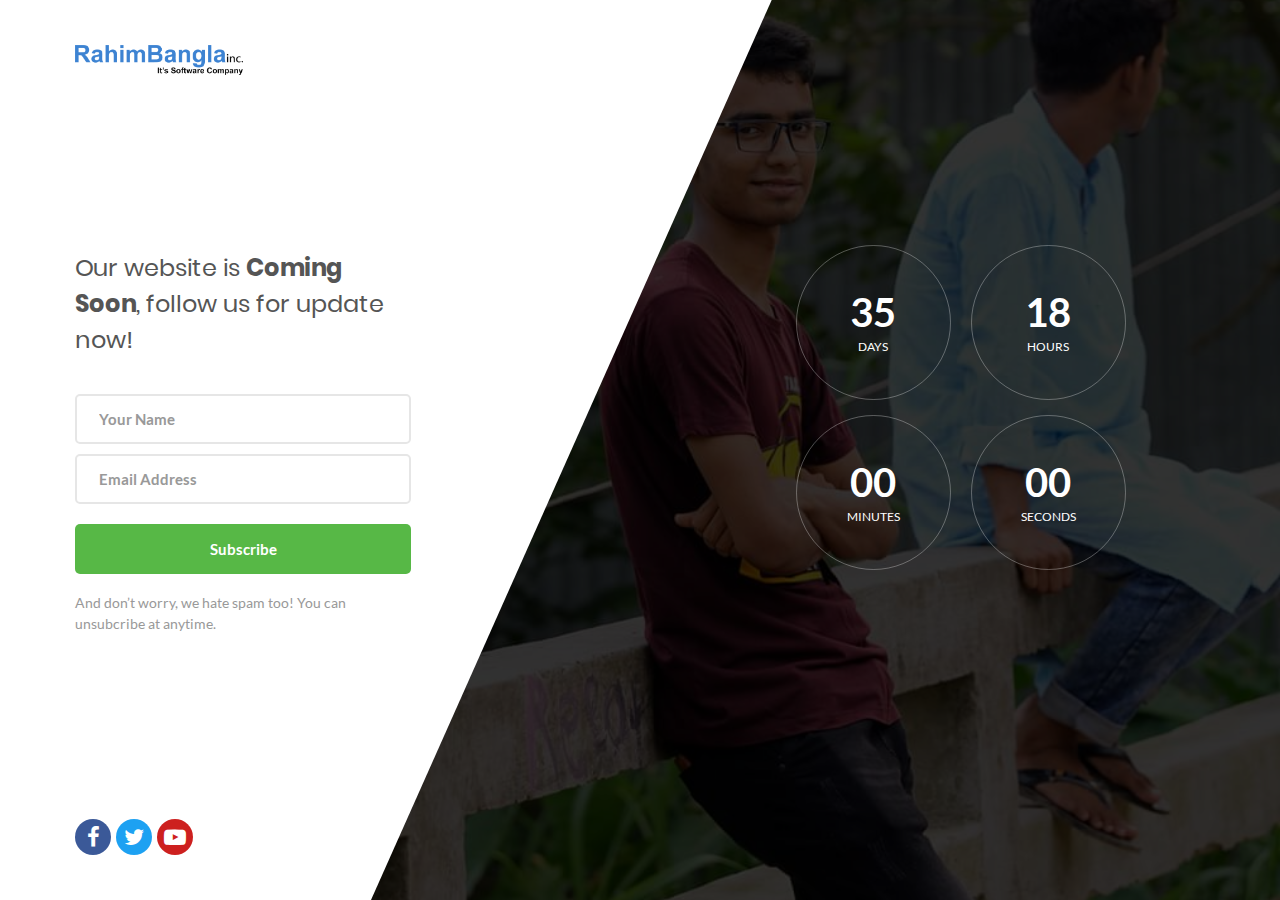
<file: f/index.html>
<!DOCTYPE html>
<html lang="en">
<head>
	<title>RBsoft By RahimBangla Inc. </title>
	<meta charset="UTF-8">
	<meta name="viewport" content="width=device-width, initial-scale=1">
<!--===============================================================================================-->	
	<link rel="icon" type="image/png" href="images/icons/favicon.ico"/>
<!--===============================================================================================-->
	<link rel="stylesheet" type="text/css" href="vendor/bootstrap/css/bootstrap.min.css">
<!--===============================================================================================-->
	<link rel="stylesheet" type="text/css" href="fonts/font-awesome-4.7.0/css/font-awesome.min.css">
<!--===============================================================================================-->
	<link rel="stylesheet" type="text/css" href="vendor/animate/animate.css">
<!--===============================================================================================-->
	<link rel="stylesheet" type="text/css" href="vendor/select2/select2.min.css">
<!--===============================================================================================-->
	<link rel="stylesheet" type="text/css" href="css/util.css">
	<link rel="stylesheet" type="text/css" href="css/main.css">
<!--===============================================================================================-->
</head>
<body>
	
	
	<div class="size1 bg0 where1-parent">
		<!-- Coutdown -->
		<div class="flex-c-m bg-img1 size2 where1 overlay1 where2 respon2" style="background-image: url('images/bg01.jpg');">
			<div class="wsize2 flex-w flex-c-m cd100 js-tilt">
				<div class="flex-col-c-m size6 bor2 m-l-10 m-r-10 m-t-15">
					<span class="l2-txt1 p-b-9 days">35</span>
					<span class="s2-txt4">Days</span>
				</div>

				<div class="flex-col-c-m size6 bor2 m-l-10 m-r-10 m-t-15">
					<span class="l2-txt1 p-b-9 hours">17</span>
					<span class="s2-txt4">Hours</span>
				</div>

				<div class="flex-col-c-m size6 bor2 m-l-10 m-r-10 m-t-15">
					<span class="l2-txt1 p-b-9 minutes">50</span>
					<span class="s2-txt4">Minutes</span>
				</div>

				<div class="flex-col-c-m size6 bor2 m-l-10 m-r-10 m-t-15">
					<span class="l2-txt1 p-b-9 seconds">39</span>
					<span class="s2-txt4">Seconds</span>
				</div>
			</div>
		</div>
		
		<!-- Form -->
		<div class="size3 flex-col-sb flex-w p-l-75 p-r-75 p-t-45 p-b-45 respon1">
			<div class="wrap-pic1">
				<img src="images/icons/logo.png" alt="LOGO">
			</div>

			<div class="p-t-50 p-b-60">
				<p class="m1-txt1 p-b-36">
					Our website is <span class="m1-txt2">Coming Soon</span>, follow us for update now!
				</p>

				<form class="contact100-form validate-form">
					<div class="wrap-input100 m-b-10 validate-input" data-validate = "Name is required">
						<input class="s2-txt1 placeholder0 input100" type="text" name="name" placeholder="Your Name">
						<span class="focus-input100"></span>
					</div>

					<div class="wrap-input100 m-b-20 validate-input" data-validate = "Email is required: ex@abc.xyz">
						<input class="s2-txt1 placeholder0 input100" type="text" name="email" placeholder="Email Address">
						<span class="focus-input100"></span>
					</div>

					<div class="w-full">
						<button class="flex-c-m s2-txt2 size4 bg1 bor1 hov1 trans-04">
							Subscribe
						</button>
					</div>
				</form>

				<p class="s2-txt3 p-t-18">
					And don’t worry, we hate spam too! You can unsubcribe at anytime.
				</p>
			</div>

			<div class="flex-w">
				<a href="https://facebook.com/rahimbanglainc" class="flex-c-m size5 bg3 how1 trans-04 m-r-5">
					<i class="fa fa-facebook"></i>
				</a>

				<a href="#" class="flex-c-m size5 bg4 how1 trans-04 m-r-5">
					<i class="fa fa-twitter"></i>
				</a>

				<a href="#" class="flex-c-m size5 bg5 how1 trans-04 m-r-5">
					<i class="fa fa-youtube-play"></i>
				</a>
			</div>
		</div>
	</div>



	

<!--===============================================================================================-->	
	<script src="vendor/jquery/jquery-3.2.1.min.js"></script>
<!--===============================================================================================-->
	<script src="vendor/bootstrap/js/popper.js"></script>
	<script src="vendor/bootstrap/js/bootstrap.min.js"></script>
<!--===============================================================================================-->
	<script src="vendor/select2/select2.min.js"></script>
<!--===============================================================================================-->
	<script src="vendor/countdowntime/moment.min.js"></script>
	<script src="vendor/countdowntime/moment-timezone.min.js"></script>
	<script src="vendor/countdowntime/moment-timezone-with-data.min.js"></script>
	<script src="vendor/countdowntime/countdowntime.js"></script>
	<script>
		$('.cd100').countdown100({
			/*Set Endtime here*/
			/*Endtime must be > current time*/
			endtimeYear: 0,
			endtimeMonth: 0,
			endtimeDate: 35,
			endtimeHours: 18,
			endtimeMinutes: 0,
			endtimeSeconds: 0,
			timeZone: "" 
			// ex:  timeZone: "America/New_York"
			//go to " http://momentjs.com/timezone/ " to get timezone
		});
	</script>
<!--===============================================================================================-->
	<script src="vendor/tilt/tilt.jquery.min.js"></script>
	<script >
		$('.js-tilt').tilt({
			scale: 1.1
		})
	</script>
<!--===============================================================================================-->
	<script src="js/main.js"></script>

</body>
</html>
</file>
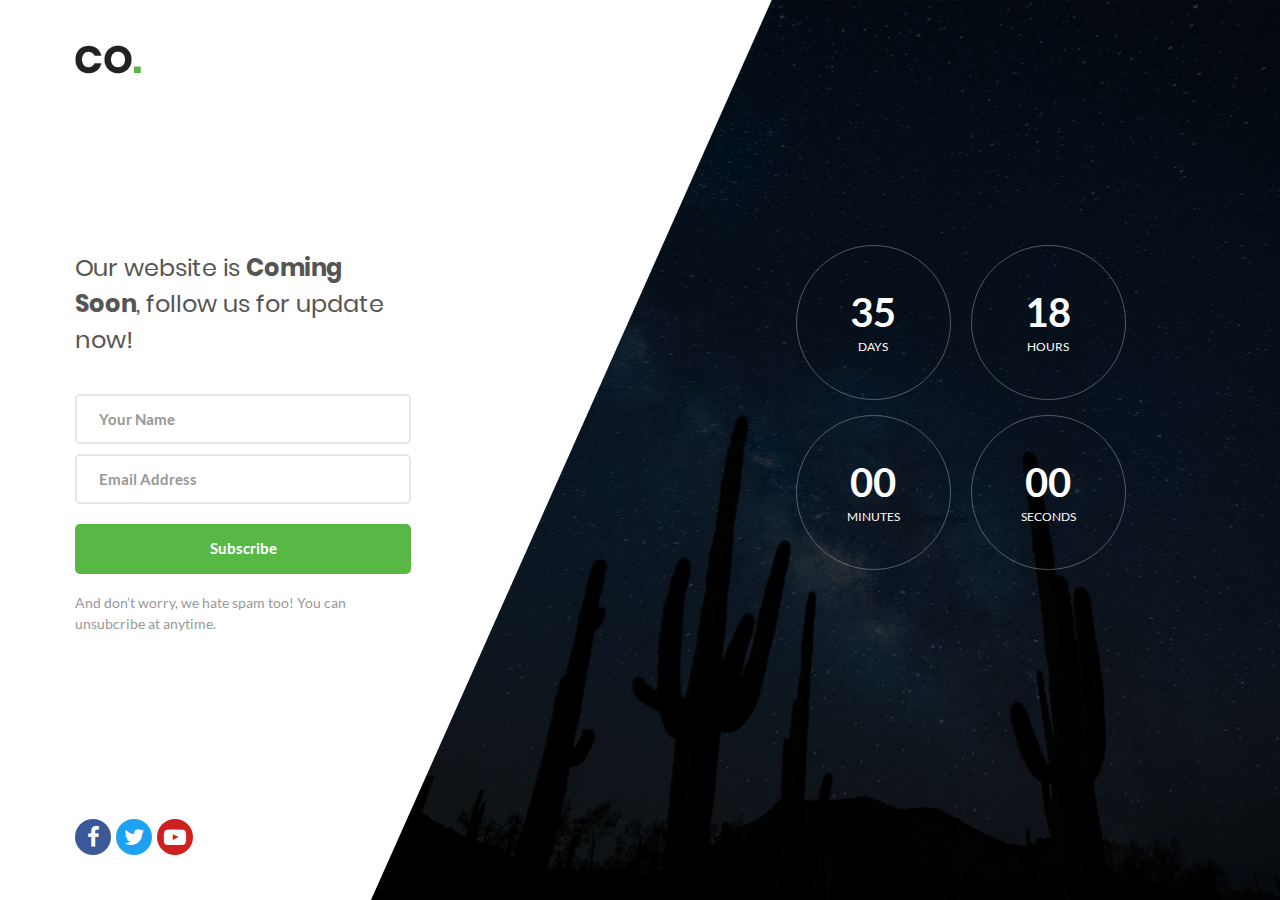
<file: f/Htm/comingsoon_01/comingsoon_01/index.html>
<!DOCTYPE html>
<html lang="en">
<head>
	<title>Coming Soon 1</title>
	<meta charset="UTF-8">
	<meta name="viewport" content="width=device-width, initial-scale=1">
<!--===============================================================================================-->	
	<link rel="icon" type="image/png" href="images/icons/favicon.ico"/>
<!--===============================================================================================-->
	<link rel="stylesheet" type="text/css" href="vendor/bootstrap/css/bootstrap.min.css">
<!--===============================================================================================-->
	<link rel="stylesheet" type="text/css" href="fonts/font-awesome-4.7.0/css/font-awesome.min.css">
<!--===============================================================================================-->
	<link rel="stylesheet" type="text/css" href="vendor/animate/animate.css">
<!--===============================================================================================-->
	<link rel="stylesheet" type="text/css" href="vendor/select2/select2.min.css">
<!--===============================================================================================-->
	<link rel="stylesheet" type="text/css" href="css/util.css">
	<link rel="stylesheet" type="text/css" href="css/main.css">
<!--===============================================================================================-->
</head>
<body>
	
	
	<div class="size1 bg0 where1-parent">
		<!-- Coutdown -->
		<div class="flex-c-m bg-img1 size2 where1 overlay1 where2 respon2" style="background-image: url('images/bg01.jpg');">
			<div class="wsize2 flex-w flex-c-m cd100 js-tilt">
				<div class="flex-col-c-m size6 bor2 m-l-10 m-r-10 m-t-15">
					<span class="l2-txt1 p-b-9 days">35</span>
					<span class="s2-txt4">Days</span>
				</div>

				<div class="flex-col-c-m size6 bor2 m-l-10 m-r-10 m-t-15">
					<span class="l2-txt1 p-b-9 hours">17</span>
					<span class="s2-txt4">Hours</span>
				</div>

				<div class="flex-col-c-m size6 bor2 m-l-10 m-r-10 m-t-15">
					<span class="l2-txt1 p-b-9 minutes">50</span>
					<span class="s2-txt4">Minutes</span>
				</div>

				<div class="flex-col-c-m size6 bor2 m-l-10 m-r-10 m-t-15">
					<span class="l2-txt1 p-b-9 seconds">39</span>
					<span class="s2-txt4">Seconds</span>
				</div>
			</div>
		</div>
		
		<!-- Form -->
		<div class="size3 flex-col-sb flex-w p-l-75 p-r-75 p-t-45 p-b-45 respon1">
			<div class="wrap-pic1">
				<img src="images/icons/logo.png" alt="LOGO">
			</div>

			<div class="p-t-50 p-b-60">
				<p class="m1-txt1 p-b-36">
					Our website is <span class="m1-txt2">Coming Soon</span>, follow us for update now!
				</p>

				<form class="contact100-form validate-form">
					<div class="wrap-input100 m-b-10 validate-input" data-validate = "Name is required">
						<input class="s2-txt1 placeholder0 input100" type="text" name="name" placeholder="Your Name">
						<span class="focus-input100"></span>
					</div>

					<div class="wrap-input100 m-b-20 validate-input" data-validate = "Email is required: ex@abc.xyz">
						<input class="s2-txt1 placeholder0 input100" type="text" name="email" placeholder="Email Address">
						<span class="focus-input100"></span>
					</div>

					<div class="w-full">
						<button class="flex-c-m s2-txt2 size4 bg1 bor1 hov1 trans-04">
							Subscribe
						</button>
					</div>
				</form>

				<p class="s2-txt3 p-t-18">
					And don’t worry, we hate spam too! You can unsubcribe at anytime.
				</p>
			</div>

			<div class="flex-w">
				<a href="#" class="flex-c-m size5 bg3 how1 trans-04 m-r-5">
					<i class="fa fa-facebook"></i>
				</a>

				<a href="#" class="flex-c-m size5 bg4 how1 trans-04 m-r-5">
					<i class="fa fa-twitter"></i>
				</a>

				<a href="#" class="flex-c-m size5 bg5 how1 trans-04 m-r-5">
					<i class="fa fa-youtube-play"></i>
				</a>
			</div>
		</div>
	</div>



	

<!--===============================================================================================-->	
	<script src="vendor/jquery/jquery-3.2.1.min.js"></script>
<!--===============================================================================================-->
	<script src="vendor/bootstrap/js/popper.js"></script>
	<script src="vendor/bootstrap/js/bootstrap.min.js"></script>
<!--===============================================================================================-->
	<script src="vendor/select2/select2.min.js"></script>
<!--===============================================================================================-->
	<script src="vendor/countdowntime/moment.min.js"></script>
	<script src="vendor/countdowntime/moment-timezone.min.js"></script>
	<script src="vendor/countdowntime/moment-timezone-with-data.min.js"></script>
	<script src="vendor/countdowntime/countdowntime.js"></script>
	<script>
		$('.cd100').countdown100({
			/*Set Endtime here*/
			/*Endtime must be > current time*/
			endtimeYear: 0,
			endtimeMonth: 0,
			endtimeDate: 35,
			endtimeHours: 18,
			endtimeMinutes: 0,
			endtimeSeconds: 0,
			timeZone: "" 
			// ex:  timeZone: "America/New_York"
			//go to " http://momentjs.com/timezone/ " to get timezone
		});
	</script>
<!--===============================================================================================-->
	<script src="vendor/tilt/tilt.jquery.min.js"></script>
	<script >
		$('.js-tilt').tilt({
			scale: 1.1
		})
	</script>
<!--===============================================================================================-->
	<script src="js/main.js"></script>

</body>
</html>
</file>
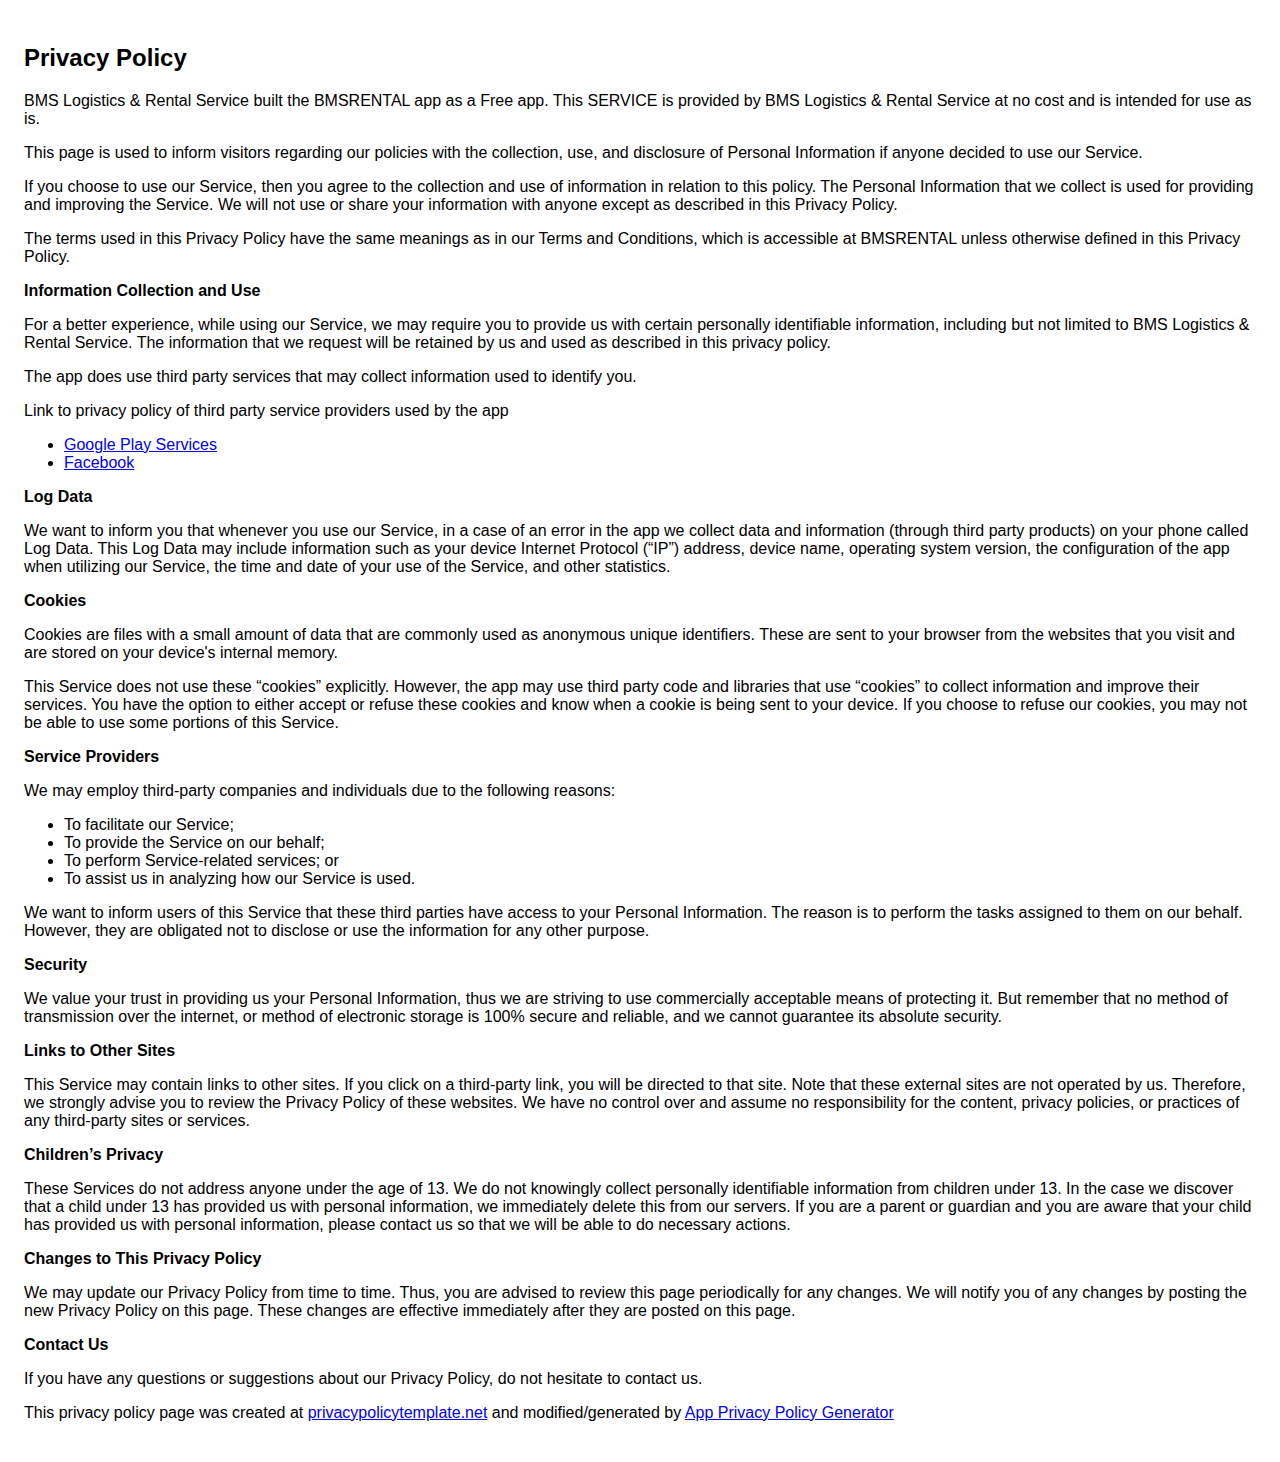
<file: privacy_policy.html>
<!DOCTYPE html>
    <html>
    <head>
      <meta charset='utf-8'>
      <meta name='viewport' content='width=device-width'>
      <title>Privacy Policy</title>
      <style> body { font-family: 'Helvetica Neue', Helvetica, Arial, sans-serif; padding:1em; } </style>
    </head>
    <body>
    <h2>Privacy Policy</h2> <p> BMS Logistics &amp; Rental Service built the BMSRENTAL app as a Free app. This SERVICE is provided by
                    BMS Logistics &amp; Rental Service at no cost and is intended for use as is.
                  </p> <p>This page is used to inform visitors regarding our policies with the collection, use, and disclosure
                    of Personal Information if anyone decided to use our Service.
                  </p> <p>If you choose to use our Service, then you agree to the collection and use of information in
                    relation to this policy. The Personal Information that we collect is used for providing and improving
                    the Service. We will not use or share your information with anyone except as described
                    in this Privacy Policy.
                  </p> <p>The terms used in this Privacy Policy have the same meanings as in our Terms and Conditions, which is
                    accessible at BMSRENTAL unless otherwise defined in this Privacy Policy.
                  </p> <p><strong>Information Collection and Use</strong></p> <p>For a better experience, while using our Service, we may require you to provide us with certain
                    personally identifiable information, including but not limited to BMS Logistics &amp; Rental Service. The information that we request will be retained by us and used as described in this privacy policy.
                  </p> <p>The app does use third party services that may collect information used to identify you.</p> <div><p>Link to privacy policy of third party service providers used by the app</p> <ul><li><a href="https://www.google.com/policies/privacy/" target="_blank">Google Play Services</a></li><!----><!----><li><a href="https://www.facebook.com/about/privacy" target="_blank">Facebook</a></li><!----><!----><!----><!----></ul></div> <p><strong>Log Data</strong></p> <p> We want to inform you that whenever you use our Service, in a case of
                    an error in the app we collect data and information (through third party products) on your phone
                    called Log Data. This Log Data may include information such as your device Internet Protocol (“IP”) address,
                    device name, operating system version, the configuration of the app when utilizing our Service,
                    the time and date of your use of the Service, and other statistics.
                  </p> <p><strong>Cookies</strong></p> <p>Cookies are files with a small amount of data that are commonly used as anonymous unique identifiers.
                    These are sent to your browser from the websites that you visit and are stored on your device's internal
                    memory.
                  </p> <p>This Service does not use these “cookies” explicitly. However, the app may use third party code and
                    libraries that use “cookies” to collect information and improve their services. You have the option to
                    either accept or refuse these cookies and know when a cookie is being sent to your device. If you choose
                    to refuse our cookies, you may not be able to use some portions of this Service.
                  </p> <p><strong>Service Providers</strong></p> <p> We may employ third-party companies and individuals due to the following reasons:</p> <ul><li>To facilitate our Service;</li> <li>To provide the Service on our behalf;</li> <li>To perform Service-related services; or</li> <li>To assist us in analyzing how our Service is used.</li></ul> <p> We want to inform users of this Service that these third parties have access to
                    your Personal Information. The reason is to perform the tasks assigned to them on our behalf. However,
                    they are obligated not to disclose or use the information for any other purpose.
                  </p> <p><strong>Security</strong></p> <p> We value your trust in providing us your Personal Information, thus we are striving
                    to use commercially acceptable means of protecting it. But remember that no method of transmission over
                    the internet, or method of electronic storage is 100% secure and reliable, and we cannot guarantee
                    its absolute security.
                  </p> <p><strong>Links to Other Sites</strong></p> <p>This Service may contain links to other sites. If you click on a third-party link, you will be directed
                    to that site. Note that these external sites are not operated by us. Therefore, we strongly
                    advise you to review the Privacy Policy of these websites. We have no control over
                    and assume no responsibility for the content, privacy policies, or practices of any third-party sites
                    or services.
                  </p> <p><strong>Children’s Privacy</strong></p> <p>These Services do not address anyone under the age of 13. We do not knowingly collect
                    personally identifiable information from children under 13. In the case we discover that a child
                    under 13 has provided us with personal information, we immediately delete this from
                    our servers. If you are a parent or guardian and you are aware that your child has provided us with personal
                    information, please contact us so that we will be able to do necessary actions.
                  </p> <p><strong>Changes to This Privacy Policy</strong></p> <p> We may update our Privacy Policy from time to time. Thus, you are advised to review
                    this page periodically for any changes. We will notify you of any changes by posting
                    the new Privacy Policy on this page. These changes are effective immediately after they are posted on
                    this page.
                  </p> <p><strong>Contact Us</strong></p> <p>If you have any questions or suggestions about our Privacy Policy, do not hesitate to contact
                    us.
                  </p> <p>This privacy policy page was created at <a href="https://privacypolicytemplate.net" target="_blank">privacypolicytemplate.net</a>
                    and modified/generated by <a href="https://app-privacy-policy-generator.firebaseapp.com/" target="_blank">App
                      Privacy Policy Generator</a></p>
    </body>
    </html>
</file>
<file: f/css/util.css>
/*//////////////////////////////////////////////////////////////////
[ REBOOT ]*/
*, *:before, *:after {
	margin: 0px; 
	padding: 0px; 
	-webkit-box-sizing: border-box;
	-moz-box-sizing: border-box;
	box-sizing: border-box;
}

body, html {
	font-family: Arial, sans-serif;
	font-size: 15px;
	color: #666666;

	height: 100%;
	background-color: #fff;
	-webkit-box-sizing: border-box;
	-moz-box-sizing: border-box;
	box-sizing: border-box;
}

/*---------------------------------------------*/
a:focus {outline: none;}
a:hover {text-decoration: none;}

/* ------------------------------------ */
h1,h2,h3,h4,h5,h6,p {margin: 0px;}

ul, li {
	margin: 0px;
	list-style-type: none;
}


/* ------------------------------------ */
input, textarea, label {
	display: block;
	outline: none;
	border: none;
}

/* ------------------------------------ */
button {
	outline: none;
	border: none;
	background: transparent;
	cursor: pointer;
}
button:focus {outline: none;}

iframe {border: none;}


/*//////////////////////////////////////////////////////////////////
[ FONT SIZE ]*/
.fs-1 {font-size: 1px;}
.fs-2 {font-size: 2px;}
.fs-3 {font-size: 3px;}
.fs-4 {font-size: 4px;}
.fs-5 {font-size: 5px;}
.fs-6 {font-size: 6px;}
.fs-7 {font-size: 7px;}
.fs-8 {font-size: 8px;}
.fs-9 {font-size: 9px;}
.fs-10 {font-size: 10px;}
.fs-11 {font-size: 11px;}
.fs-12 {font-size: 12px;}
.fs-13 {font-size: 13px;}
.fs-14 {font-size: 14px;}
.fs-15 {font-size: 15px;}
.fs-16 {font-size: 16px;}
.fs-17 {font-size: 17px;}
.fs-18 {font-size: 18px;}
.fs-19 {font-size: 19px;}
.fs-20 {font-size: 20px;}
.fs-21 {font-size: 21px;}
.fs-22 {font-size: 22px;}
.fs-23 {font-size: 23px;}
.fs-24 {font-size: 24px;}
.fs-25 {font-size: 25px;}
.fs-26 {font-size: 26px;}
.fs-27 {font-size: 27px;}
.fs-28 {font-size: 28px;}
.fs-29 {font-size: 29px;}
.fs-30 {font-size: 30px;}
.fs-31 {font-size: 31px;}
.fs-32 {font-size: 32px;}
.fs-33 {font-size: 33px;}
.fs-34 {font-size: 34px;}
.fs-35 {font-size: 35px;}
.fs-36 {font-size: 36px;}
.fs-37 {font-size: 37px;}
.fs-38 {font-size: 38px;}
.fs-39 {font-size: 39px;}
.fs-40 {font-size: 40px;}
.fs-41 {font-size: 41px;}
.fs-42 {font-size: 42px;}
.fs-43 {font-size: 43px;}
.fs-44 {font-size: 44px;}
.fs-45 {font-size: 45px;}
.fs-46 {font-size: 46px;}
.fs-47 {font-size: 47px;}
.fs-48 {font-size: 48px;}
.fs-49 {font-size: 49px;}
.fs-50 {font-size: 50px;}
.fs-51 {font-size: 51px;}
.fs-52 {font-size: 52px;}
.fs-53 {font-size: 53px;}
.fs-54 {font-size: 54px;}
.fs-55 {font-size: 55px;}
.fs-56 {font-size: 56px;}
.fs-57 {font-size: 57px;}
.fs-58 {font-size: 58px;}
.fs-59 {font-size: 59px;}
.fs-60 {font-size: 60px;}
.fs-61 {font-size: 61px;}
.fs-62 {font-size: 62px;}
.fs-63 {font-size: 63px;}
.fs-64 {font-size: 64px;}
.fs-65 {font-size: 65px;}
.fs-66 {font-size: 66px;}
.fs-67 {font-size: 67px;}
.fs-68 {font-size: 68px;}
.fs-69 {font-size: 69px;}
.fs-70 {font-size: 70px;}
.fs-71 {font-size: 71px;}
.fs-72 {font-size: 72px;}
.fs-73 {font-size: 73px;}
.fs-74 {font-size: 74px;}
.fs-75 {font-size: 75px;}
.fs-76 {font-size: 76px;}
.fs-77 {font-size: 77px;}
.fs-78 {font-size: 78px;}
.fs-79 {font-size: 79px;}
.fs-80 {font-size: 80px;}
.fs-81 {font-size: 81px;}
.fs-82 {font-size: 82px;}
.fs-83 {font-size: 83px;}
.fs-84 {font-size: 84px;}
.fs-85 {font-size: 85px;}
.fs-86 {font-size: 86px;}
.fs-87 {font-size: 87px;}
.fs-88 {font-size: 88px;}
.fs-89 {font-size: 89px;}
.fs-90 {font-size: 90px;}
.fs-91 {font-size: 91px;}
.fs-92 {font-size: 92px;}
.fs-93 {font-size: 93px;}
.fs-94 {font-size: 94px;}
.fs-95 {font-size: 95px;}
.fs-96 {font-size: 96px;}
.fs-97 {font-size: 97px;}
.fs-98 {font-size: 98px;}
.fs-99 {font-size: 99px;}
.fs-100 {font-size: 100px;}
.fs-101 {font-size: 101px;}
.fs-102 {font-size: 102px;}
.fs-103 {font-size: 103px;}
.fs-104 {font-size: 104px;}
.fs-105 {font-size: 105px;}
.fs-106 {font-size: 106px;}
.fs-107 {font-size: 107px;}
.fs-108 {font-size: 108px;}
.fs-109 {font-size: 109px;}
.fs-110 {font-size: 110px;}
.fs-111 {font-size: 111px;}
.fs-112 {font-size: 112px;}
.fs-113 {font-size: 113px;}
.fs-114 {font-size: 114px;}
.fs-115 {font-size: 115px;}
.fs-116 {font-size: 116px;}
.fs-117 {font-size: 117px;}
.fs-118 {font-size: 118px;}
.fs-119 {font-size: 119px;}
.fs-120 {font-size: 120px;}
.fs-121 {font-size: 121px;}
.fs-122 {font-size: 122px;}
.fs-123 {font-size: 123px;}
.fs-124 {font-size: 124px;}
.fs-125 {font-size: 125px;}
.fs-126 {font-size: 126px;}
.fs-127 {font-size: 127px;}
.fs-128 {font-size: 128px;}
.fs-129 {font-size: 129px;}
.fs-130 {font-size: 130px;}
.fs-131 {font-size: 131px;}
.fs-132 {font-size: 132px;}
.fs-133 {font-size: 133px;}
.fs-134 {font-size: 134px;}
.fs-135 {font-size: 135px;}
.fs-136 {font-size: 136px;}
.fs-137 {font-size: 137px;}
.fs-138 {font-size: 138px;}
.fs-139 {font-size: 139px;}
.fs-140 {font-size: 140px;}
.fs-141 {font-size: 141px;}
.fs-142 {font-size: 142px;}
.fs-143 {font-size: 143px;}
.fs-144 {font-size: 144px;}
.fs-145 {font-size: 145px;}
.fs-146 {font-size: 146px;}
.fs-147 {font-size: 147px;}
.fs-148 {font-size: 148px;}
.fs-149 {font-size: 149px;}
.fs-150 {font-size: 150px;}
.fs-151 {font-size: 151px;}
.fs-152 {font-size: 152px;}
.fs-153 {font-size: 153px;}
.fs-154 {font-size: 154px;}
.fs-155 {font-size: 155px;}
.fs-156 {font-size: 156px;}
.fs-157 {font-size: 157px;}
.fs-158 {font-size: 158px;}
.fs-159 {font-size: 159px;}
.fs-160 {font-size: 160px;}
.fs-161 {font-size: 161px;}
.fs-162 {font-size: 162px;}
.fs-163 {font-size: 163px;}
.fs-164 {font-size: 164px;}
.fs-165 {font-size: 165px;}
.fs-166 {font-size: 166px;}
.fs-167 {font-size: 167px;}
.fs-168 {font-size: 168px;}
.fs-169 {font-size: 169px;}
.fs-170 {font-size: 170px;}
.fs-171 {font-size: 171px;}
.fs-172 {font-size: 172px;}
.fs-173 {font-size: 173px;}
.fs-174 {font-size: 174px;}
.fs-175 {font-size: 175px;}
.fs-176 {font-size: 176px;}
.fs-177 {font-size: 177px;}
.fs-178 {font-size: 178px;}
.fs-179 {font-size: 179px;}
.fs-180 {font-size: 180px;}
.fs-181 {font-size: 181px;}
.fs-182 {font-size: 182px;}
.fs-183 {font-size: 183px;}
.fs-184 {font-size: 184px;}
.fs-185 {font-size: 185px;}
.fs-186 {font-size: 186px;}
.fs-187 {font-size: 187px;}
.fs-188 {font-size: 188px;}
.fs-189 {font-size: 189px;}
.fs-190 {font-size: 190px;}
.fs-191 {font-size: 191px;}
.fs-192 {font-size: 192px;}
.fs-193 {font-size: 193px;}
.fs-194 {font-size: 194px;}
.fs-195 {font-size: 195px;}
.fs-196 {font-size: 196px;}
.fs-197 {font-size: 197px;}
.fs-198 {font-size: 198px;}
.fs-199 {font-size: 199px;}
.fs-200 {font-size: 200px;}

/*//////////////////////////////////////////////////////////////////
[ PADDING ]*/
.p-t-0 {padding-top: 0px;}
.p-t-1 {padding-top: 1px;}
.p-t-2 {padding-top: 2px;}
.p-t-3 {padding-top: 3px;}
.p-t-4 {padding-top: 4px;}
.p-t-5 {padding-top: 5px;}
.p-t-6 {padding-top: 6px;}
.p-t-7 {padding-top: 7px;}
.p-t-8 {padding-top: 8px;}
.p-t-9 {padding-top: 9px;}
.p-t-10 {padding-top: 10px;}
.p-t-11 {padding-top: 11px;}
.p-t-12 {padding-top: 12px;}
.p-t-13 {padding-top: 13px;}
.p-t-14 {padding-top: 14px;}
.p-t-15 {padding-top: 15px;}
.p-t-16 {padding-top: 16px;}
.p-t-17 {padding-top: 17px;}
.p-t-18 {padding-top: 18px;}
.p-t-19 {padding-top: 19px;}
.p-t-20 {padding-top: 20px;}
.p-t-21 {padding-top: 21px;}
.p-t-22 {padding-top: 22px;}
.p-t-23 {padding-top: 23px;}
.p-t-24 {padding-top: 24px;}
.p-t-25 {padding-top: 25px;}
.p-t-26 {padding-top: 26px;}
.p-t-27 {padding-top: 27px;}
.p-t-28 {padding-top: 28px;}
.p-t-29 {padding-top: 29px;}
.p-t-30 {padding-top: 30px;}
.p-t-31 {padding-top: 31px;}
.p-t-32 {padding-top: 32px;}
.p-t-33 {padding-top: 33px;}
.p-t-34 {padding-top: 34px;}
.p-t-35 {padding-top: 35px;}
.p-t-36 {padding-top: 36px;}
.p-t-37 {padding-top: 37px;}
.p-t-38 {padding-top: 38px;}
.p-t-39 {padding-top: 39px;}
.p-t-40 {padding-top: 40px;}
.p-t-41 {padding-top: 41px;}
.p-t-42 {padding-top: 42px;}
.p-t-43 {padding-top: 43px;}
.p-t-44 {padding-top: 44px;}
.p-t-45 {padding-top: 45px;}
.p-t-46 {padding-top: 46px;}
.p-t-47 {padding-top: 47px;}
.p-t-48 {padding-top: 48px;}
.p-t-49 {padding-top: 49px;}
.p-t-50 {padding-top: 50px;}
.p-t-51 {padding-top: 51px;}
.p-t-52 {padding-top: 52px;}
.p-t-53 {padding-top: 53px;}
.p-t-54 {padding-top: 54px;}
.p-t-55 {padding-top: 55px;}
.p-t-56 {padding-top: 56px;}
.p-t-57 {padding-top: 57px;}
.p-t-58 {padding-top: 58px;}
.p-t-59 {padding-top: 59px;}
.p-t-60 {padding-top: 60px;}
.p-t-61 {padding-top: 61px;}
.p-t-62 {padding-top: 62px;}
.p-t-63 {padding-top: 63px;}
.p-t-64 {padding-top: 64px;}
.p-t-65 {padding-top: 65px;}
.p-t-66 {padding-top: 66px;}
.p-t-67 {padding-top: 67px;}
.p-t-68 {padding-top: 68px;}
.p-t-69 {padding-top: 69px;}
.p-t-70 {padding-top: 70px;}
.p-t-71 {padding-top: 71px;}
.p-t-72 {padding-top: 72px;}
.p-t-73 {padding-top: 73px;}
.p-t-74 {padding-top: 74px;}
.p-t-75 {padding-top: 75px;}
.p-t-76 {padding-top: 76px;}
.p-t-77 {padding-top: 77px;}
.p-t-78 {padding-top: 78px;}
.p-t-79 {padding-top: 79px;}
.p-t-80 {padding-top: 80px;}
.p-t-81 {padding-top: 81px;}
.p-t-82 {padding-top: 82px;}
.p-t-83 {padding-top: 83px;}
.p-t-84 {padding-top: 84px;}
.p-t-85 {padding-top: 85px;}
.p-t-86 {padding-top: 86px;}
.p-t-87 {padding-top: 87px;}
.p-t-88 {padding-top: 88px;}
.p-t-89 {padding-top: 89px;}
.p-t-90 {padding-top: 90px;}
.p-t-91 {padding-top: 91px;}
.p-t-92 {padding-top: 92px;}
.p-t-93 {padding-top: 93px;}
.p-t-94 {padding-top: 94px;}
.p-t-95 {padding-top: 95px;}
.p-t-96 {padding-top: 96px;}
.p-t-97 {padding-top: 97px;}
.p-t-98 {padding-top: 98px;}
.p-t-99 {padding-top: 99px;}
.p-t-100 {padding-top: 100px;}
.p-t-101 {padding-top: 101px;}
.p-t-102 {padding-top: 102px;}
.p-t-103 {padding-top: 103px;}
.p-t-104 {padding-top: 104px;}
.p-t-105 {padding-top: 105px;}
.p-t-106 {padding-top: 106px;}
.p-t-107 {padding-top: 107px;}
.p-t-108 {padding-top: 108px;}
.p-t-109 {padding-top: 109px;}
.p-t-110 {padding-top: 110px;}
.p-t-111 {padding-top: 111px;}
.p-t-112 {padding-top: 112px;}
.p-t-113 {padding-top: 113px;}
.p-t-114 {padding-top: 114px;}
.p-t-115 {padding-top: 115px;}
.p-t-116 {padding-top: 116px;}
.p-t-117 {padding-top: 117px;}
.p-t-118 {padding-top: 118px;}
.p-t-119 {padding-top: 119px;}
.p-t-120 {padding-top: 120px;}
.p-t-121 {padding-top: 121px;}
.p-t-122 {padding-top: 122px;}
.p-t-123 {padding-top: 123px;}
.p-t-124 {padding-top: 124px;}
.p-t-125 {padding-top: 125px;}
.p-t-126 {padding-top: 126px;}
.p-t-127 {padding-top: 127px;}
.p-t-128 {padding-top: 128px;}
.p-t-129 {padding-top: 129px;}
.p-t-130 {padding-top: 130px;}
.p-t-131 {padding-top: 131px;}
.p-t-132 {padding-top: 132px;}
.p-t-133 {padding-top: 133px;}
.p-t-134 {padding-top: 134px;}
.p-t-135 {padding-top: 135px;}
.p-t-136 {padding-top: 136px;}
.p-t-137 {padding-top: 137px;}
.p-t-138 {padding-top: 138px;}
.p-t-139 {padding-top: 139px;}
.p-t-140 {padding-top: 140px;}
.p-t-141 {padding-top: 141px;}
.p-t-142 {padding-top: 142px;}
.p-t-143 {padding-top: 143px;}
.p-t-144 {padding-top: 144px;}
.p-t-145 {padding-top: 145px;}
.p-t-146 {padding-top: 146px;}
.p-t-147 {padding-top: 147px;}
.p-t-148 {padding-top: 148px;}
.p-t-149 {padding-top: 149px;}
.p-t-150 {padding-top: 150px;}
.p-t-151 {padding-top: 151px;}
.p-t-152 {padding-top: 152px;}
.p-t-153 {padding-top: 153px;}
.p-t-154 {padding-top: 154px;}
.p-t-155 {padding-top: 155px;}
.p-t-156 {padding-top: 156px;}
.p-t-157 {padding-top: 157px;}
.p-t-158 {padding-top: 158px;}
.p-t-159 {padding-top: 159px;}
.p-t-160 {padding-top: 160px;}
.p-t-161 {padding-top: 161px;}
.p-t-162 {padding-top: 162px;}
.p-t-163 {padding-top: 163px;}
.p-t-164 {padding-top: 164px;}
.p-t-165 {padding-top: 165px;}
.p-t-166 {padding-top: 166px;}
.p-t-167 {padding-top: 167px;}
.p-t-168 {padding-top: 168px;}
.p-t-169 {padding-top: 169px;}
.p-t-170 {padding-top: 170px;}
.p-t-171 {padding-top: 171px;}
.p-t-172 {padding-top: 172px;}
.p-t-173 {padding-top: 173px;}
.p-t-174 {padding-top: 174px;}
.p-t-175 {padding-top: 175px;}
.p-t-176 {padding-top: 176px;}
.p-t-177 {padding-top: 177px;}
.p-t-178 {padding-top: 178px;}
.p-t-179 {padding-top: 179px;}
.p-t-180 {padding-top: 180px;}
.p-t-181 {padding-top: 181px;}
.p-t-182 {padding-top: 182px;}
.p-t-183 {padding-top: 183px;}
.p-t-184 {padding-top: 184px;}
.p-t-185 {padding-top: 185px;}
.p-t-186 {padding-top: 186px;}
.p-t-187 {padding-top: 187px;}
.p-t-188 {padding-top: 188px;}
.p-t-189 {padding-top: 189px;}
.p-t-190 {padding-top: 190px;}
.p-t-191 {padding-top: 191px;}
.p-t-192 {padding-top: 192px;}
.p-t-193 {padding-top: 193px;}
.p-t-194 {padding-top: 194px;}
.p-t-195 {padding-top: 195px;}
.p-t-196 {padding-top: 196px;}
.p-t-197 {padding-top: 197px;}
.p-t-198 {padding-top: 198px;}
.p-t-199 {padding-top: 199px;}
.p-t-200 {padding-top: 200px;}
.p-t-201 {padding-top: 201px;}
.p-t-202 {padding-top: 202px;}
.p-t-203 {padding-top: 203px;}
.p-t-204 {padding-top: 204px;}
.p-t-205 {padding-top: 205px;}
.p-t-206 {padding-top: 206px;}
.p-t-207 {padding-top: 207px;}
.p-t-208 {padding-top: 208px;}
.p-t-209 {padding-top: 209px;}
.p-t-210 {padding-top: 210px;}
.p-t-211 {padding-top: 211px;}
.p-t-212 {padding-top: 212px;}
.p-t-213 {padding-top: 213px;}
.p-t-214 {padding-top: 214px;}
.p-t-215 {padding-top: 215px;}
.p-t-216 {padding-top: 216px;}
.p-t-217 {padding-top: 217px;}
.p-t-218 {padding-top: 218px;}
.p-t-219 {padding-top: 219px;}
.p-t-220 {padding-top: 220px;}
.p-t-221 {padding-top: 221px;}
.p-t-222 {padding-top: 222px;}
.p-t-223 {padding-top: 223px;}
.p-t-224 {padding-top: 224px;}
.p-t-225 {padding-top: 225px;}
.p-t-226 {padding-top: 226px;}
.p-t-227 {padding-top: 227px;}
.p-t-228 {padding-top: 228px;}
.p-t-229 {padding-top: 229px;}
.p-t-230 {padding-top: 230px;}
.p-t-231 {padding-top: 231px;}
.p-t-232 {padding-top: 232px;}
.p-t-233 {padding-top: 233px;}
.p-t-234 {padding-top: 234px;}
.p-t-235 {padding-top: 235px;}
.p-t-236 {padding-top: 236px;}
.p-t-237 {padding-top: 237px;}
.p-t-238 {padding-top: 238px;}
.p-t-239 {padding-top: 239px;}
.p-t-240 {padding-top: 240px;}
.p-t-241 {padding-top: 241px;}
.p-t-242 {padding-top: 242px;}
.p-t-243 {padding-top: 243px;}
.p-t-244 {padding-top: 244px;}
.p-t-245 {padding-top: 245px;}
.p-t-246 {padding-top: 246px;}
.p-t-247 {padding-top: 247px;}
.p-t-248 {padding-top: 248px;}
.p-t-249 {padding-top: 249px;}
.p-t-250 {padding-top: 250px;}
.p-b-0 {padding-bottom: 0px;}
.p-b-1 {padding-bottom: 1px;}
.p-b-2 {padding-bottom: 2px;}
.p-b-3 {padding-bottom: 3px;}
.p-b-4 {padding-bottom: 4px;}
.p-b-5 {padding-bottom: 5px;}
.p-b-6 {padding-bottom: 6px;}
.p-b-7 {padding-bottom: 7px;}
.p-b-8 {padding-bottom: 8px;}
.p-b-9 {padding-bottom: 9px;}
.p-b-10 {padding-bottom: 10px;}
.p-b-11 {padding-bottom: 11px;}
.p-b-12 {padding-bottom: 12px;}
.p-b-13 {padding-bottom: 13px;}
.p-b-14 {padding-bottom: 14px;}
.p-b-15 {padding-bottom: 15px;}
.p-b-16 {padding-bottom: 16px;}
.p-b-17 {padding-bottom: 17px;}
.p-b-18 {padding-bottom: 18px;}
.p-b-19 {padding-bottom: 19px;}
.p-b-20 {padding-bottom: 20px;}
.p-b-21 {padding-bottom: 21px;}
.p-b-22 {padding-bottom: 22px;}
.p-b-23 {padding-bottom: 23px;}
.p-b-24 {padding-bottom: 24px;}
.p-b-25 {padding-bottom: 25px;}
.p-b-26 {padding-bottom: 26px;}
.p-b-27 {padding-bottom: 27px;}
.p-b-28 {padding-bottom: 28px;}
.p-b-29 {padding-bottom: 29px;}
.p-b-30 {padding-bottom: 30px;}
.p-b-31 {padding-bottom: 31px;}
.p-b-32 {padding-bottom: 32px;}
.p-b-33 {padding-bottom: 33px;}
.p-b-34 {padding-bottom: 34px;}
.p-b-35 {padding-bottom: 35px;}
.p-b-36 {padding-bottom: 36px;}
.p-b-37 {padding-bottom: 37px;}
.p-b-38 {padding-bottom: 38px;}
.p-b-39 {padding-bottom: 39px;}
.p-b-40 {padding-bottom: 40px;}
.p-b-41 {padding-bottom: 41px;}
.p-b-42 {padding-bottom: 42px;}
.p-b-43 {padding-bottom: 43px;}
.p-b-44 {padding-bottom: 44px;}
.p-b-45 {padding-bottom: 45px;}
.p-b-46 {padding-bottom: 46px;}
.p-b-47 {padding-bottom: 47px;}
.p-b-48 {padding-bottom: 48px;}
.p-b-49 {padding-bottom: 49px;}
.p-b-50 {padding-bottom: 50px;}
.p-b-51 {padding-bottom: 51px;}
.p-b-52 {padding-bottom: 52px;}
.p-b-53 {padding-bottom: 53px;}
.p-b-54 {padding-bottom: 54px;}
.p-b-55 {padding-bottom: 55px;}
.p-b-56 {padding-bottom: 56px;}
.p-b-57 {padding-bottom: 57px;}
.p-b-58 {padding-bottom: 58px;}
.p-b-59 {padding-bottom: 59px;}
.p-b-60 {padding-bottom: 60px;}
.p-b-61 {padding-bottom: 61px;}
.p-b-62 {padding-bottom: 62px;}
.p-b-63 {padding-bottom: 63px;}
.p-b-64 {padding-bottom: 64px;}
.p-b-65 {padding-bottom: 65px;}
.p-b-66 {padding-bottom: 66px;}
.p-b-67 {padding-bottom: 67px;}
.p-b-68 {padding-bottom: 68px;}
.p-b-69 {padding-bottom: 69px;}
.p-b-70 {padding-bottom: 70px;}
.p-b-71 {padding-bottom: 71px;}
.p-b-72 {padding-bottom: 72px;}
.p-b-73 {padding-bottom: 73px;}
.p-b-74 {padding-bottom: 74px;}
.p-b-75 {padding-bottom: 75px;}
.p-b-76 {padding-bottom: 76px;}
.p-b-77 {padding-bottom: 77px;}
.p-b-78 {padding-bottom: 78px;}
.p-b-79 {padding-bottom: 79px;}
.p-b-80 {padding-bottom: 80px;}
.p-b-81 {padding-bottom: 81px;}
.p-b-82 {padding-bottom: 82px;}
.p-b-83 {padding-bottom: 83px;}
.p-b-84 {padding-bottom: 84px;}
.p-b-85 {padding-bottom: 85px;}
.p-b-86 {padding-bottom: 86px;}
.p-b-87 {padding-bottom: 87px;}
.p-b-88 {padding-bottom: 88px;}
.p-b-89 {padding-bottom: 89px;}
.p-b-90 {padding-bottom: 90px;}
.p-b-91 {padding-bottom: 91px;}
.p-b-92 {padding-bottom: 92px;}
.p-b-93 {padding-bottom: 93px;}
.p-b-94 {padding-bottom: 94px;}
.p-b-95 {padding-bottom: 95px;}
.p-b-96 {padding-bottom: 96px;}
.p-b-97 {padding-bottom: 97px;}
.p-b-98 {padding-bottom: 98px;}
.p-b-99 {padding-bottom: 99px;}
.p-b-100 {padding-bottom: 100px;}
.p-b-101 {padding-bottom: 101px;}
.p-b-102 {padding-bottom: 102px;}
.p-b-103 {padding-bottom: 103px;}
.p-b-104 {padding-bottom: 104px;}
.p-b-105 {padding-bottom: 105px;}
.p-b-106 {padding-bottom: 106px;}
.p-b-107 {padding-bottom: 107px;}
.p-b-108 {padding-bottom: 108px;}
.p-b-109 {padding-bottom: 109px;}
.p-b-110 {padding-bottom: 110px;}
.p-b-111 {padding-bottom: 111px;}
.p-b-112 {padding-bottom: 112px;}
.p-b-113 {padding-bottom: 113px;}
.p-b-114 {padding-bottom: 114px;}
.p-b-115 {padding-bottom: 115px;}
.p-b-116 {padding-bottom: 116px;}
.p-b-117 {padding-bottom: 117px;}
.p-b-118 {padding-bottom: 118px;}
.p-b-119 {padding-bottom: 119px;}
.p-b-120 {padding-bottom: 120px;}
.p-b-121 {padding-bottom: 121px;}
.p-b-122 {padding-bottom: 122px;}
.p-b-123 {padding-bottom: 123px;}
.p-b-124 {padding-bottom: 124px;}
.p-b-125 {padding-bottom: 125px;}
.p-b-126 {padding-bottom: 126px;}
.p-b-127 {padding-bottom: 127px;}
.p-b-128 {padding-bottom: 128px;}
.p-b-129 {padding-bottom: 129px;}
.p-b-130 {padding-bottom: 130px;}
.p-b-131 {padding-bottom: 131px;}
.p-b-132 {padding-bottom: 132px;}
.p-b-133 {padding-bottom: 133px;}
.p-b-134 {padding-bottom: 134px;}
.p-b-135 {padding-bottom: 135px;}
.p-b-136 {padding-bottom: 136px;}
.p-b-137 {padding-bottom: 137px;}
.p-b-138 {padding-bottom: 138px;}
.p-b-139 {padding-bottom: 139px;}
.p-b-140 {padding-bottom: 140px;}
.p-b-141 {padding-bottom: 141px;}
.p-b-142 {padding-bottom: 142px;}
.p-b-143 {padding-bottom: 143px;}
.p-b-144 {padding-bottom: 144px;}
.p-b-145 {padding-bottom: 145px;}
.p-b-146 {padding-bottom: 146px;}
.p-b-147 {padding-bottom: 147px;}
.p-b-148 {padding-bottom: 148px;}
.p-b-149 {padding-bottom: 149px;}
.p-b-150 {padding-bottom: 150px;}
.p-b-151 {padding-bottom: 151px;}
.p-b-152 {padding-bottom: 152px;}
.p-b-153 {padding-bottom: 153px;}
.p-b-154 {padding-bottom: 154px;}
.p-b-155 {padding-bottom: 155px;}
.p-b-156 {padding-bottom: 156px;}
.p-b-157 {padding-bottom: 157px;}
.p-b-158 {padding-bottom: 158px;}
.p-b-159 {padding-bottom: 159px;}
.p-b-160 {padding-bottom: 160px;}
.p-b-161 {padding-bottom: 161px;}
.p-b-162 {padding-bottom: 162px;}
.p-b-163 {padding-bottom: 163px;}
.p-b-164 {padding-bottom: 164px;}
.p-b-165 {padding-bottom: 165px;}
.p-b-166 {padding-bottom: 166px;}
.p-b-167 {padding-bottom: 167px;}
.p-b-168 {padding-bottom: 168px;}
.p-b-169 {padding-bottom: 169px;}
.p-b-170 {padding-bottom: 170px;}
.p-b-171 {padding-bottom: 171px;}
.p-b-172 {padding-bottom: 172px;}
.p-b-173 {padding-bottom: 173px;}
.p-b-174 {padding-bottom: 174px;}
.p-b-175 {padding-bottom: 175px;}
.p-b-176 {padding-bottom: 176px;}
.p-b-177 {padding-bottom: 177px;}
.p-b-178 {padding-bottom: 178px;}
.p-b-179 {padding-bottom: 179px;}
.p-b-180 {padding-bottom: 180px;}
.p-b-181 {padding-bottom: 181px;}
.p-b-182 {padding-bottom: 182px;}
.p-b-183 {padding-bottom: 183px;}
.p-b-184 {padding-bottom: 184px;}
.p-b-185 {padding-bottom: 185px;}
.p-b-186 {padding-bottom: 186px;}
.p-b-187 {padding-bottom: 187px;}
.p-b-188 {padding-bottom: 188px;}
.p-b-189 {padding-bottom: 189px;}
.p-b-190 {padding-bottom: 190px;}
.p-b-191 {padding-bottom: 191px;}
.p-b-192 {padding-bottom: 192px;}
.p-b-193 {padding-bottom: 193px;}
.p-b-194 {padding-bottom: 194px;}
.p-b-195 {padding-bottom: 195px;}
.p-b-196 {padding-bottom: 196px;}
.p-b-197 {padding-bottom: 197px;}
.p-b-198 {padding-bottom: 198px;}
.p-b-199 {padding-bottom: 199px;}
.p-b-200 {padding-bottom: 200px;}
.p-b-201 {padding-bottom: 201px;}
.p-b-202 {padding-bottom: 202px;}
.p-b-203 {padding-bottom: 203px;}
.p-b-204 {padding-bottom: 204px;}
.p-b-205 {padding-bottom: 205px;}
.p-b-206 {padding-bottom: 206px;}
.p-b-207 {padding-bottom: 207px;}
.p-b-208 {padding-bottom: 208px;}
.p-b-209 {padding-bottom: 209px;}
.p-b-210 {padding-bottom: 210px;}
.p-b-211 {padding-bottom: 211px;}
.p-b-212 {padding-bottom: 212px;}
.p-b-213 {padding-bottom: 213px;}
.p-b-214 {padding-bottom: 214px;}
.p-b-215 {padding-bottom: 215px;}
.p-b-216 {padding-bottom: 216px;}
.p-b-217 {padding-bottom: 217px;}
.p-b-218 {padding-bottom: 218px;}
.p-b-219 {padding-bottom: 219px;}
.p-b-220 {padding-bottom: 220px;}
.p-b-221 {padding-bottom: 221px;}
.p-b-222 {padding-bottom: 222px;}
.p-b-223 {padding-bottom: 223px;}
.p-b-224 {padding-bottom: 224px;}
.p-b-225 {padding-bottom: 225px;}
.p-b-226 {padding-bottom: 226px;}
.p-b-227 {padding-bottom: 227px;}
.p-b-228 {padding-bottom: 228px;}
.p-b-229 {padding-bottom: 229px;}
.p-b-230 {padding-bottom: 230px;}
.p-b-231 {padding-bottom: 231px;}
.p-b-232 {padding-bottom: 232px;}
.p-b-233 {padding-bottom: 233px;}
.p-b-234 {padding-bottom: 234px;}
.p-b-235 {padding-bottom: 235px;}
.p-b-236 {padding-bottom: 236px;}
.p-b-237 {padding-bottom: 237px;}
.p-b-238 {padding-bottom: 238px;}
.p-b-239 {padding-bottom: 239px;}
.p-b-240 {padding-bottom: 240px;}
.p-b-241 {padding-bottom: 241px;}
.p-b-242 {padding-bottom: 242px;}
.p-b-243 {padding-bottom: 243px;}
.p-b-244 {padding-bottom: 244px;}
.p-b-245 {padding-bottom: 245px;}
.p-b-246 {padding-bottom: 246px;}
.p-b-247 {padding-bottom: 247px;}
.p-b-248 {padding-bottom: 248px;}
.p-b-249 {padding-bottom: 249px;}
.p-b-250 {padding-bottom: 250px;}
.p-l-0 {padding-left: 0px;}
.p-l-1 {padding-left: 1px;}
.p-l-2 {padding-left: 2px;}
.p-l-3 {padding-left: 3px;}
.p-l-4 {padding-left: 4px;}
.p-l-5 {padding-left: 5px;}
.p-l-6 {padding-left: 6px;}
.p-l-7 {padding-left: 7px;}
.p-l-8 {padding-left: 8px;}
.p-l-9 {padding-left: 9px;}
.p-l-10 {padding-left: 10px;}
.p-l-11 {padding-left: 11px;}
.p-l-12 {padding-left: 12px;}
.p-l-13 {padding-left: 13px;}
.p-l-14 {padding-left: 14px;}
.p-l-15 {padding-left: 15px;}
.p-l-16 {padding-left: 16px;}
.p-l-17 {padding-left: 17px;}
.p-l-18 {padding-left: 18px;}
.p-l-19 {padding-left: 19px;}
.p-l-20 {padding-left: 20px;}
.p-l-21 {padding-left: 21px;}
.p-l-22 {padding-left: 22px;}
.p-l-23 {padding-left: 23px;}
.p-l-24 {padding-left: 24px;}
.p-l-25 {padding-left: 25px;}
.p-l-26 {padding-left: 26px;}
.p-l-27 {padding-left: 27px;}
.p-l-28 {padding-left: 28px;}
.p-l-29 {padding-left: 29px;}
.p-l-30 {padding-left: 30px;}
.p-l-31 {padding-left: 31px;}
.p-l-32 {padding-left: 32px;}
.p-l-33 {padding-left: 33px;}
.p-l-34 {padding-left: 34px;}
.p-l-35 {padding-left: 35px;}
.p-l-36 {padding-left: 36px;}
.p-l-37 {padding-left: 37px;}
.p-l-38 {padding-left: 38px;}
.p-l-39 {padding-left: 39px;}
.p-l-40 {padding-left: 40px;}
.p-l-41 {padding-left: 41px;}
.p-l-42 {padding-left: 42px;}
.p-l-43 {padding-left: 43px;}
.p-l-44 {padding-left: 44px;}
.p-l-45 {padding-left: 45px;}
.p-l-46 {padding-left: 46px;}
.p-l-47 {padding-left: 47px;}
.p-l-48 {padding-left: 48px;}
.p-l-49 {padding-left: 49px;}
.p-l-50 {padding-left: 50px;}
.p-l-51 {padding-left: 51px;}
.p-l-52 {padding-left: 52px;}
.p-l-53 {padding-left: 53px;}
.p-l-54 {padding-left: 54px;}
.p-l-55 {padding-left: 55px;}
.p-l-56 {padding-left: 56px;}
.p-l-57 {padding-left: 57px;}
.p-l-58 {padding-left: 58px;}
.p-l-59 {padding-left: 59px;}
.p-l-60 {padding-left: 60px;}
.p-l-61 {padding-left: 61px;}
.p-l-62 {padding-left: 62px;}
.p-l-63 {padding-left: 63px;}
.p-l-64 {padding-left: 64px;}
.p-l-65 {padding-left: 65px;}
.p-l-66 {padding-left: 66px;}
.p-l-67 {padding-left: 67px;}
.p-l-68 {padding-left: 68px;}
.p-l-69 {padding-left: 69px;}
.p-l-70 {padding-left: 70px;}
.p-l-71 {padding-left: 71px;}
.p-l-72 {padding-left: 72px;}
.p-l-73 {padding-left: 73px;}
.p-l-74 {padding-left: 74px;}
.p-l-75 {padding-left: 75px;}
.p-l-76 {padding-left: 76px;}
.p-l-77 {padding-left: 77px;}
.p-l-78 {padding-left: 78px;}
.p-l-79 {padding-left: 79px;}
.p-l-80 {padding-left: 80px;}
.p-l-81 {padding-left: 81px;}
.p-l-82 {padding-left: 82px;}
.p-l-83 {padding-left: 83px;}
.p-l-84 {padding-left: 84px;}
.p-l-85 {padding-left: 85px;}
.p-l-86 {padding-left: 86px;}
.p-l-87 {padding-left: 87px;}
.p-l-88 {padding-left: 88px;}
.p-l-89 {padding-left: 89px;}
.p-l-90 {padding-left: 90px;}
.p-l-91 {padding-left: 91px;}
.p-l-92 {padding-left: 92px;}
.p-l-93 {padding-left: 93px;}
.p-l-94 {padding-left: 94px;}
.p-l-95 {padding-left: 95px;}
.p-l-96 {padding-left: 96px;}
.p-l-97 {padding-left: 97px;}
.p-l-98 {padding-left: 98px;}
.p-l-99 {padding-left: 99px;}
.p-l-100 {padding-left: 100px;}
.p-l-101 {padding-left: 101px;}
.p-l-102 {padding-left: 102px;}
.p-l-103 {padding-left: 103px;}
.p-l-104 {padding-left: 104px;}
.p-l-105 {padding-left: 105px;}
.p-l-106 {padding-left: 106px;}
.p-l-107 {padding-left: 107px;}
.p-l-108 {padding-left: 108px;}
.p-l-109 {padding-left: 109px;}
.p-l-110 {padding-left: 110px;}
.p-l-111 {padding-left: 111px;}
.p-l-112 {padding-left: 112px;}
.p-l-113 {padding-left: 113px;}
.p-l-114 {padding-left: 114px;}
.p-l-115 {padding-left: 115px;}
.p-l-116 {padding-left: 116px;}
.p-l-117 {padding-left: 117px;}
.p-l-118 {padding-left: 118px;}
.p-l-119 {padding-left: 119px;}
.p-l-120 {padding-left: 120px;}
.p-l-121 {padding-left: 121px;}
.p-l-122 {padding-left: 122px;}
.p-l-123 {padding-left: 123px;}
.p-l-124 {padding-left: 124px;}
.p-l-125 {padding-left: 125px;}
.p-l-126 {padding-left: 126px;}
.p-l-127 {padding-left: 127px;}
.p-l-128 {padding-left: 128px;}
.p-l-129 {padding-left: 129px;}
.p-l-130 {padding-left: 130px;}
.p-l-131 {padding-left: 131px;}
.p-l-132 {padding-left: 132px;}
.p-l-133 {padding-left: 133px;}
.p-l-134 {padding-left: 134px;}
.p-l-135 {padding-left: 135px;}
.p-l-136 {padding-left: 136px;}
.p-l-137 {padding-left: 137px;}
.p-l-138 {padding-left: 138px;}
.p-l-139 {padding-left: 139px;}
.p-l-140 {padding-left: 140px;}
.p-l-141 {padding-left: 141px;}
.p-l-142 {padding-left: 142px;}
.p-l-143 {padding-left: 143px;}
.p-l-144 {padding-left: 144px;}
.p-l-145 {padding-left: 145px;}
.p-l-146 {padding-left: 146px;}
.p-l-147 {padding-left: 147px;}
.p-l-148 {padding-left: 148px;}
.p-l-149 {padding-left: 149px;}
.p-l-150 {padding-left: 150px;}
.p-l-151 {padding-left: 151px;}
.p-l-152 {padding-left: 152px;}
.p-l-153 {padding-left: 153px;}
.p-l-154 {padding-left: 154px;}
.p-l-155 {padding-left: 155px;}
.p-l-156 {padding-left: 156px;}
.p-l-157 {padding-left: 157px;}
.p-l-158 {padding-left: 158px;}
.p-l-159 {padding-left: 159px;}
.p-l-160 {padding-left: 160px;}
.p-l-161 {padding-left: 161px;}
.p-l-162 {padding-left: 162px;}
.p-l-163 {padding-left: 163px;}
.p-l-164 {padding-left: 164px;}
.p-l-165 {padding-left: 165px;}
.p-l-166 {padding-left: 166px;}
.p-l-167 {padding-left: 167px;}
.p-l-168 {padding-left: 168px;}
.p-l-169 {padding-left: 169px;}
.p-l-170 {padding-left: 170px;}
.p-l-171 {padding-left: 171px;}
.p-l-172 {padding-left: 172px;}
.p-l-173 {padding-left: 173px;}
.p-l-174 {padding-left: 174px;}
.p-l-175 {padding-left: 175px;}
.p-l-176 {padding-left: 176px;}
.p-l-177 {padding-left: 177px;}
.p-l-178 {padding-left: 178px;}
.p-l-179 {padding-left: 179px;}
.p-l-180 {padding-left: 180px;}
.p-l-181 {padding-left: 181px;}
.p-l-182 {padding-left: 182px;}
.p-l-183 {padding-left: 183px;}
.p-l-184 {padding-left: 184px;}
.p-l-185 {padding-left: 185px;}
.p-l-186 {padding-left: 186px;}
.p-l-187 {padding-left: 187px;}
.p-l-188 {padding-left: 188px;}
.p-l-189 {padding-left: 189px;}
.p-l-190 {padding-left: 190px;}
.p-l-191 {padding-left: 191px;}
.p-l-192 {padding-left: 192px;}
.p-l-193 {padding-left: 193px;}
.p-l-194 {padding-left: 194px;}
.p-l-195 {padding-left: 195px;}
.p-l-196 {padding-left: 196px;}
.p-l-197 {padding-left: 197px;}
.p-l-198 {padding-left: 198px;}
.p-l-199 {padding-left: 199px;}
.p-l-200 {padding-left: 200px;}
.p-l-201 {padding-left: 201px;}
.p-l-202 {padding-left: 202px;}
.p-l-203 {padding-left: 203px;}
.p-l-204 {padding-left: 204px;}
.p-l-205 {padding-left: 205px;}
.p-l-206 {padding-left: 206px;}
.p-l-207 {padding-left: 207px;}
.p-l-208 {padding-left: 208px;}
.p-l-209 {padding-left: 209px;}
.p-l-210 {padding-left: 210px;}
.p-l-211 {padding-left: 211px;}
.p-l-212 {padding-left: 212px;}
.p-l-213 {padding-left: 213px;}
.p-l-214 {padding-left: 214px;}
.p-l-215 {padding-left: 215px;}
.p-l-216 {padding-left: 216px;}
.p-l-217 {padding-left: 217px;}
.p-l-218 {padding-left: 218px;}
.p-l-219 {padding-left: 219px;}
.p-l-220 {padding-left: 220px;}
.p-l-221 {padding-left: 221px;}
.p-l-222 {padding-left: 222px;}
.p-l-223 {padding-left: 223px;}
.p-l-224 {padding-left: 224px;}
.p-l-225 {padding-left: 225px;}
.p-l-226 {padding-left: 226px;}
.p-l-227 {padding-left: 227px;}
.p-l-228 {padding-left: 228px;}
.p-l-229 {padding-left: 229px;}
.p-l-230 {padding-left: 230px;}
.p-l-231 {padding-left: 231px;}
.p-l-232 {padding-left: 232px;}
.p-l-233 {padding-left: 233px;}
.p-l-234 {padding-left: 234px;}
.p-l-235 {padding-left: 235px;}
.p-l-236 {padding-left: 236px;}
.p-l-237 {padding-left: 237px;}
.p-l-238 {padding-left: 238px;}
.p-l-239 {padding-left: 239px;}
.p-l-240 {padding-left: 240px;}
.p-l-241 {padding-left: 241px;}
.p-l-242 {padding-left: 242px;}
.p-l-243 {padding-left: 243px;}
.p-l-244 {padding-left: 244px;}
.p-l-245 {padding-left: 245px;}
.p-l-246 {padding-left: 246px;}
.p-l-247 {padding-left: 247px;}
.p-l-248 {padding-left: 248px;}
.p-l-249 {padding-left: 249px;}
.p-l-250 {padding-left: 250px;}
.p-r-0 {padding-right: 0px;}
.p-r-1 {padding-right: 1px;}
.p-r-2 {padding-right: 2px;}
.p-r-3 {padding-right: 3px;}
.p-r-4 {padding-right: 4px;}
.p-r-5 {padding-right: 5px;}
.p-r-6 {padding-right: 6px;}
.p-r-7 {padding-right: 7px;}
.p-r-8 {padding-right: 8px;}
.p-r-9 {padding-right: 9px;}
.p-r-10 {padding-right: 10px;}
.p-r-11 {padding-right: 11px;}
.p-r-12 {padding-right: 12px;}
.p-r-13 {padding-right: 13px;}
.p-r-14 {padding-right: 14px;}
.p-r-15 {padding-right: 15px;}
.p-r-16 {padding-right: 16px;}
.p-r-17 {padding-right: 17px;}
.p-r-18 {padding-right: 18px;}
.p-r-19 {padding-right: 19px;}
.p-r-20 {padding-right: 20px;}
.p-r-21 {padding-right: 21px;}
.p-r-22 {padding-right: 22px;}
.p-r-23 {padding-right: 23px;}
.p-r-24 {padding-right: 24px;}
.p-r-25 {padding-right: 25px;}
.p-r-26 {padding-right: 26px;}
.p-r-27 {padding-right: 27px;}
.p-r-28 {padding-right: 28px;}
.p-r-29 {padding-right: 29px;}
.p-r-30 {padding-right: 30px;}
.p-r-31 {padding-right: 31px;}
.p-r-32 {padding-right: 32px;}
.p-r-33 {padding-right: 33px;}
.p-r-34 {padding-right: 34px;}
.p-r-35 {padding-right: 35px;}
.p-r-36 {padding-right: 36px;}
.p-r-37 {padding-right: 37px;}
.p-r-38 {padding-right: 38px;}
.p-r-39 {padding-right: 39px;}
.p-r-40 {padding-right: 40px;}
.p-r-41 {padding-right: 41px;}
.p-r-42 {padding-right: 42px;}
.p-r-43 {padding-right: 43px;}
.p-r-44 {padding-right: 44px;}
.p-r-45 {padding-right: 45px;}
.p-r-46 {padding-right: 46px;}
.p-r-47 {padding-right: 47px;}
.p-r-48 {padding-right: 48px;}
.p-r-49 {padding-right: 49px;}
.p-r-50 {padding-right: 50px;}
.p-r-51 {padding-right: 51px;}
.p-r-52 {padding-right: 52px;}
.p-r-53 {padding-right: 53px;}
.p-r-54 {padding-right: 54px;}
.p-r-55 {padding-right: 55px;}
.p-r-56 {padding-right: 56px;}
.p-r-57 {padding-right: 57px;}
.p-r-58 {padding-right: 58px;}
.p-r-59 {padding-right: 59px;}
.p-r-60 {padding-right: 60px;}
.p-r-61 {padding-right: 61px;}
.p-r-62 {padding-right: 62px;}
.p-r-63 {padding-right: 63px;}
.p-r-64 {padding-right: 64px;}
.p-r-65 {padding-right: 65px;}
.p-r-66 {padding-right: 66px;}
.p-r-67 {padding-right: 67px;}
.p-r-68 {padding-right: 68px;}
.p-r-69 {padding-right: 69px;}
.p-r-70 {padding-right: 70px;}
.p-r-71 {padding-right: 71px;}
.p-r-72 {padding-right: 72px;}
.p-r-73 {padding-right: 73px;}
.p-r-74 {padding-right: 74px;}
.p-r-75 {padding-right: 75px;}
.p-r-76 {padding-right: 76px;}
.p-r-77 {padding-right: 77px;}
.p-r-78 {padding-right: 78px;}
.p-r-79 {padding-right: 79px;}
.p-r-80 {padding-right: 80px;}
.p-r-81 {padding-right: 81px;}
.p-r-82 {padding-right: 82px;}
.p-r-83 {padding-right: 83px;}
.p-r-84 {padding-right: 84px;}
.p-r-85 {padding-right: 85px;}
.p-r-86 {padding-right: 86px;}
.p-r-87 {padding-right: 87px;}
.p-r-88 {padding-right: 88px;}
.p-r-89 {padding-right: 89px;}
.p-r-90 {padding-right: 90px;}
.p-r-91 {padding-right: 91px;}
.p-r-92 {padding-right: 92px;}
.p-r-93 {padding-right: 93px;}
.p-r-94 {padding-right: 94px;}
.p-r-95 {padding-right: 95px;}
.p-r-96 {padding-right: 96px;}
.p-r-97 {padding-right: 97px;}
.p-r-98 {padding-right: 98px;}
.p-r-99 {padding-right: 99px;}
.p-r-100 {padding-right: 100px;}
.p-r-101 {padding-right: 101px;}
.p-r-102 {padding-right: 102px;}
.p-r-103 {padding-right: 103px;}
.p-r-104 {padding-right: 104px;}
.p-r-105 {padding-right: 105px;}
.p-r-106 {padding-right: 106px;}
.p-r-107 {padding-right: 107px;}
.p-r-108 {padding-right: 108px;}
.p-r-109 {padding-right: 109px;}
.p-r-110 {padding-right: 110px;}
.p-r-111 {padding-right: 111px;}
.p-r-112 {padding-right: 112px;}
.p-r-113 {padding-right: 113px;}
.p-r-114 {padding-right: 114px;}
.p-r-115 {padding-right: 115px;}
.p-r-116 {padding-right: 116px;}
.p-r-117 {padding-right: 117px;}
.p-r-118 {padding-right: 118px;}
.p-r-119 {padding-right: 119px;}
.p-r-120 {padding-right: 120px;}
.p-r-121 {padding-right: 121px;}
.p-r-122 {padding-right: 122px;}
.p-r-123 {padding-right: 123px;}
.p-r-124 {padding-right: 124px;}
.p-r-125 {padding-right: 125px;}
.p-r-126 {padding-right: 126px;}
.p-r-127 {padding-right: 127px;}
.p-r-128 {padding-right: 128px;}
.p-r-129 {padding-right: 129px;}
.p-r-130 {padding-right: 130px;}
.p-r-131 {padding-right: 131px;}
.p-r-132 {padding-right: 132px;}
.p-r-133 {padding-right: 133px;}
.p-r-134 {padding-right: 134px;}
.p-r-135 {padding-right: 135px;}
.p-r-136 {padding-right: 136px;}
.p-r-137 {padding-right: 137px;}
.p-r-138 {padding-right: 138px;}
.p-r-139 {padding-right: 139px;}
.p-r-140 {padding-right: 140px;}
.p-r-141 {padding-right: 141px;}
.p-r-142 {padding-right: 142px;}
.p-r-143 {padding-right: 143px;}
.p-r-144 {padding-right: 144px;}
.p-r-145 {padding-right: 145px;}
.p-r-146 {padding-right: 146px;}
.p-r-147 {padding-right: 147px;}
.p-r-148 {padding-right: 148px;}
.p-r-149 {padding-right: 149px;}
.p-r-150 {padding-right: 150px;}
.p-r-151 {padding-right: 151px;}
.p-r-152 {padding-right: 152px;}
.p-r-153 {padding-right: 153px;}
.p-r-154 {padding-right: 154px;}
.p-r-155 {padding-right: 155px;}
.p-r-156 {padding-right: 156px;}
.p-r-157 {padding-right: 157px;}
.p-r-158 {padding-right: 158px;}
.p-r-159 {padding-right: 159px;}
.p-r-160 {padding-right: 160px;}
.p-r-161 {padding-right: 161px;}
.p-r-162 {padding-right: 162px;}
.p-r-163 {padding-right: 163px;}
.p-r-164 {padding-right: 164px;}
.p-r-165 {padding-right: 165px;}
.p-r-166 {padding-right: 166px;}
.p-r-167 {padding-right: 167px;}
.p-r-168 {padding-right: 168px;}
.p-r-169 {padding-right: 169px;}
.p-r-170 {padding-right: 170px;}
.p-r-171 {padding-right: 171px;}
.p-r-172 {padding-right: 172px;}
.p-r-173 {padding-right: 173px;}
.p-r-174 {padding-right: 174px;}
.p-r-175 {padding-right: 175px;}
.p-r-176 {padding-right: 176px;}
.p-r-177 {padding-right: 177px;}
.p-r-178 {padding-right: 178px;}
.p-r-179 {padding-right: 179px;}
.p-r-180 {padding-right: 180px;}
.p-r-181 {padding-right: 181px;}
.p-r-182 {padding-right: 182px;}
.p-r-183 {padding-right: 183px;}
.p-r-184 {padding-right: 184px;}
.p-r-185 {padding-right: 185px;}
.p-r-186 {padding-right: 186px;}
.p-r-187 {padding-right: 187px;}
.p-r-188 {padding-right: 188px;}
.p-r-189 {padding-right: 189px;}
.p-r-190 {padding-right: 190px;}
.p-r-191 {padding-right: 191px;}
.p-r-192 {padding-right: 192px;}
.p-r-193 {padding-right: 193px;}
.p-r-194 {padding-right: 194px;}
.p-r-195 {padding-right: 195px;}
.p-r-196 {padding-right: 196px;}
.p-r-197 {padding-right: 197px;}
.p-r-198 {padding-right: 198px;}
.p-r-199 {padding-right: 199px;}
.p-r-200 {padding-right: 200px;}
.p-r-201 {padding-right: 201px;}
.p-r-202 {padding-right: 202px;}
.p-r-203 {padding-right: 203px;}
.p-r-204 {padding-right: 204px;}
.p-r-205 {padding-right: 205px;}
.p-r-206 {padding-right: 206px;}
.p-r-207 {padding-right: 207px;}
.p-r-208 {padding-right: 208px;}
.p-r-209 {padding-right: 209px;}
.p-r-210 {padding-right: 210px;}
.p-r-211 {padding-right: 211px;}
.p-r-212 {padding-right: 212px;}
.p-r-213 {padding-right: 213px;}
.p-r-214 {padding-right: 214px;}
.p-r-215 {padding-right: 215px;}
.p-r-216 {padding-right: 216px;}
.p-r-217 {padding-right: 217px;}
.p-r-218 {padding-right: 218px;}
.p-r-219 {padding-right: 219px;}
.p-r-220 {padding-right: 220px;}
.p-r-221 {padding-right: 221px;}
.p-r-222 {padding-right: 222px;}
.p-r-223 {padding-right: 223px;}
.p-r-224 {padding-right: 224px;}
.p-r-225 {padding-right: 225px;}
.p-r-226 {padding-right: 226px;}
.p-r-227 {padding-right: 227px;}
.p-r-228 {padding-right: 228px;}
.p-r-229 {padding-right: 229px;}
.p-r-230 {padding-right: 230px;}
.p-r-231 {padding-right: 231px;}
.p-r-232 {padding-right: 232px;}
.p-r-233 {padding-right: 233px;}
.p-r-234 {padding-right: 234px;}
.p-r-235 {padding-right: 235px;}
.p-r-236 {padding-right: 236px;}
.p-r-237 {padding-right: 237px;}
.p-r-238 {padding-right: 238px;}
.p-r-239 {padding-right: 239px;}
.p-r-240 {padding-right: 240px;}
.p-r-241 {padding-right: 241px;}
.p-r-242 {padding-right: 242px;}
.p-r-243 {padding-right: 243px;}
.p-r-244 {padding-right: 244px;}
.p-r-245 {padding-right: 245px;}
.p-r-246 {padding-right: 246px;}
.p-r-247 {padding-right: 247px;}
.p-r-248 {padding-right: 248px;}
.p-r-249 {padding-right: 249px;}
.p-r-250 {padding-right: 250px;}

/*//////////////////////////////////////////////////////////////////
[ MARGIN ]*/
.m-t-0 {margin-top: 0px;}
.m-t-1 {margin-top: 1px;}
.m-t-2 {margin-top: 2px;}
.m-t-3 {margin-top: 3px;}
.m-t-4 {margin-top: 4px;}
.m-t-5 {margin-top: 5px;}
.m-t-6 {margin-top: 6px;}
.m-t-7 {margin-top: 7px;}
.m-t-8 {margin-top: 8px;}
.m-t-9 {margin-top: 9px;}
.m-t-10 {margin-top: 10px;}
.m-t-11 {margin-top: 11px;}
.m-t-12 {margin-top: 12px;}
.m-t-13 {margin-top: 13px;}
.m-t-14 {margin-top: 14px;}
.m-t-15 {margin-top: 15px;}
.m-t-16 {margin-top: 16px;}
.m-t-17 {margin-top: 17px;}
.m-t-18 {margin-top: 18px;}
.m-t-19 {margin-top: 19px;}
.m-t-20 {margin-top: 20px;}
.m-t-21 {margin-top: 21px;}
.m-t-22 {margin-top: 22px;}
.m-t-23 {margin-top: 23px;}
.m-t-24 {margin-top: 24px;}
.m-t-25 {margin-top: 25px;}
.m-t-26 {margin-top: 26px;}
.m-t-27 {margin-top: 27px;}
.m-t-28 {margin-top: 28px;}
.m-t-29 {margin-top: 29px;}
.m-t-30 {margin-top: 30px;}
.m-t-31 {margin-top: 31px;}
.m-t-32 {margin-top: 32px;}
.m-t-33 {margin-top: 33px;}
.m-t-34 {margin-top: 34px;}
.m-t-35 {margin-top: 35px;}
.m-t-36 {margin-top: 36px;}
.m-t-37 {margin-top: 37px;}
.m-t-38 {margin-top: 38px;}
.m-t-39 {margin-top: 39px;}
.m-t-40 {margin-top: 40px;}
.m-t-41 {margin-top: 41px;}
.m-t-42 {margin-top: 42px;}
.m-t-43 {margin-top: 43px;}
.m-t-44 {margin-top: 44px;}
.m-t-45 {margin-top: 45px;}
.m-t-46 {margin-top: 46px;}
.m-t-47 {margin-top: 47px;}
.m-t-48 {margin-top: 48px;}
.m-t-49 {margin-top: 49px;}
.m-t-50 {margin-top: 50px;}
.m-t-51 {margin-top: 51px;}
.m-t-52 {margin-top: 52px;}
.m-t-53 {margin-top: 53px;}
.m-t-54 {margin-top: 54px;}
.m-t-55 {margin-top: 55px;}
.m-t-56 {margin-top: 56px;}
.m-t-57 {margin-top: 57px;}
.m-t-58 {margin-top: 58px;}
.m-t-59 {margin-top: 59px;}
.m-t-60 {margin-top: 60px;}
.m-t-61 {margin-top: 61px;}
.m-t-62 {margin-top: 62px;}
.m-t-63 {margin-top: 63px;}
.m-t-64 {margin-top: 64px;}
.m-t-65 {margin-top: 65px;}
.m-t-66 {margin-top: 66px;}
.m-t-67 {margin-top: 67px;}
.m-t-68 {margin-top: 68px;}
.m-t-69 {margin-top: 69px;}
.m-t-70 {margin-top: 70px;}
.m-t-71 {margin-top: 71px;}
.m-t-72 {margin-top: 72px;}
.m-t-73 {margin-top: 73px;}
.m-t-74 {margin-top: 74px;}
.m-t-75 {margin-top: 75px;}
.m-t-76 {margin-top: 76px;}
.m-t-77 {margin-top: 77px;}
.m-t-78 {margin-top: 78px;}
.m-t-79 {margin-top: 79px;}
.m-t-80 {margin-top: 80px;}
.m-t-81 {margin-top: 81px;}
.m-t-82 {margin-top: 82px;}
.m-t-83 {margin-top: 83px;}
.m-t-84 {margin-top: 84px;}
.m-t-85 {margin-top: 85px;}
.m-t-86 {margin-top: 86px;}
.m-t-87 {margin-top: 87px;}
.m-t-88 {margin-top: 88px;}
.m-t-89 {margin-top: 89px;}
.m-t-90 {margin-top: 90px;}
.m-t-91 {margin-top: 91px;}
.m-t-92 {margin-top: 92px;}
.m-t-93 {margin-top: 93px;}
.m-t-94 {margin-top: 94px;}
.m-t-95 {margin-top: 95px;}
.m-t-96 {margin-top: 96px;}
.m-t-97 {margin-top: 97px;}
.m-t-98 {margin-top: 98px;}
.m-t-99 {margin-top: 99px;}
.m-t-100 {margin-top: 100px;}
.m-t-101 {margin-top: 101px;}
.m-t-102 {margin-top: 102px;}
.m-t-103 {margin-top: 103px;}
.m-t-104 {margin-top: 104px;}
.m-t-105 {margin-top: 105px;}
.m-t-106 {margin-top: 106px;}
.m-t-107 {margin-top: 107px;}
.m-t-108 {margin-top: 108px;}
.m-t-109 {margin-top: 109px;}
.m-t-110 {margin-top: 110px;}
.m-t-111 {margin-top: 111px;}
.m-t-112 {margin-top: 112px;}
.m-t-113 {margin-top: 113px;}
.m-t-114 {margin-top: 114px;}
.m-t-115 {margin-top: 115px;}
.m-t-116 {margin-top: 116px;}
.m-t-117 {margin-top: 117px;}
.m-t-118 {margin-top: 118px;}
.m-t-119 {margin-top: 119px;}
.m-t-120 {margin-top: 120px;}
.m-t-121 {margin-top: 121px;}
.m-t-122 {margin-top: 122px;}
.m-t-123 {margin-top: 123px;}
.m-t-124 {margin-top: 124px;}
.m-t-125 {margin-top: 125px;}
.m-t-126 {margin-top: 126px;}
.m-t-127 {margin-top: 127px;}
.m-t-128 {margin-top: 128px;}
.m-t-129 {margin-top: 129px;}
.m-t-130 {margin-top: 130px;}
.m-t-131 {margin-top: 131px;}
.m-t-132 {margin-top: 132px;}
.m-t-133 {margin-top: 133px;}
.m-t-134 {margin-top: 134px;}
.m-t-135 {margin-top: 135px;}
.m-t-136 {margin-top: 136px;}
.m-t-137 {margin-top: 137px;}
.m-t-138 {margin-top: 138px;}
.m-t-139 {margin-top: 139px;}
.m-t-140 {margin-top: 140px;}
.m-t-141 {margin-top: 141px;}
.m-t-142 {margin-top: 142px;}
.m-t-143 {margin-top: 143px;}
.m-t-144 {margin-top: 144px;}
.m-t-145 {margin-top: 145px;}
.m-t-146 {margin-top: 146px;}
.m-t-147 {margin-top: 147px;}
.m-t-148 {margin-top: 148px;}
.m-t-149 {margin-top: 149px;}
.m-t-150 {margin-top: 150px;}
.m-t-151 {margin-top: 151px;}
.m-t-152 {margin-top: 152px;}
.m-t-153 {margin-top: 153px;}
.m-t-154 {margin-top: 154px;}
.m-t-155 {margin-top: 155px;}
.m-t-156 {margin-top: 156px;}
.m-t-157 {margin-top: 157px;}
.m-t-158 {margin-top: 158px;}
.m-t-159 {margin-top: 159px;}
.m-t-160 {margin-top: 160px;}
.m-t-161 {margin-top: 161px;}
.m-t-162 {margin-top: 162px;}
.m-t-163 {margin-top: 163px;}
.m-t-164 {margin-top: 164px;}
.m-t-165 {margin-top: 165px;}
.m-t-166 {margin-top: 166px;}
.m-t-167 {margin-top: 167px;}
.m-t-168 {margin-top: 168px;}
.m-t-169 {margin-top: 169px;}
.m-t-170 {margin-top: 170px;}
.m-t-171 {margin-top: 171px;}
.m-t-172 {margin-top: 172px;}
.m-t-173 {margin-top: 173px;}
.m-t-174 {margin-top: 174px;}
.m-t-175 {margin-top: 175px;}
.m-t-176 {margin-top: 176px;}
.m-t-177 {margin-top: 177px;}
.m-t-178 {margin-top: 178px;}
.m-t-179 {margin-top: 179px;}
.m-t-180 {margin-top: 180px;}
.m-t-181 {margin-top: 181px;}
.m-t-182 {margin-top: 182px;}
.m-t-183 {margin-top: 183px;}
.m-t-184 {margin-top: 184px;}
.m-t-185 {margin-top: 185px;}
.m-t-186 {margin-top: 186px;}
.m-t-187 {margin-top: 187px;}
.m-t-188 {margin-top: 188px;}
.m-t-189 {margin-top: 189px;}
.m-t-190 {margin-top: 190px;}
.m-t-191 {margin-top: 191px;}
.m-t-192 {margin-top: 192px;}
.m-t-193 {margin-top: 193px;}
.m-t-194 {margin-top: 194px;}
.m-t-195 {margin-top: 195px;}
.m-t-196 {margin-top: 196px;}
.m-t-197 {margin-top: 197px;}
.m-t-198 {margin-top: 198px;}
.m-t-199 {margin-top: 199px;}
.m-t-200 {margin-top: 200px;}
.m-t-201 {margin-top: 201px;}
.m-t-202 {margin-top: 202px;}
.m-t-203 {margin-top: 203px;}
.m-t-204 {margin-top: 204px;}
.m-t-205 {margin-top: 205px;}
.m-t-206 {margin-top: 206px;}
.m-t-207 {margin-top: 207px;}
.m-t-208 {margin-top: 208px;}
.m-t-209 {margin-top: 209px;}
.m-t-210 {margin-top: 210px;}
.m-t-211 {margin-top: 211px;}
.m-t-212 {margin-top: 212px;}
.m-t-213 {margin-top: 213px;}
.m-t-214 {margin-top: 214px;}
.m-t-215 {margin-top: 215px;}
.m-t-216 {margin-top: 216px;}
.m-t-217 {margin-top: 217px;}
.m-t-218 {margin-top: 218px;}
.m-t-219 {margin-top: 219px;}
.m-t-220 {margin-top: 220px;}
.m-t-221 {margin-top: 221px;}
.m-t-222 {margin-top: 222px;}
.m-t-223 {margin-top: 223px;}
.m-t-224 {margin-top: 224px;}
.m-t-225 {margin-top: 225px;}
.m-t-226 {margin-top: 226px;}
.m-t-227 {margin-top: 227px;}
.m-t-228 {margin-top: 228px;}
.m-t-229 {margin-top: 229px;}
.m-t-230 {margin-top: 230px;}
.m-t-231 {margin-top: 231px;}
.m-t-232 {margin-top: 232px;}
.m-t-233 {margin-top: 233px;}
.m-t-234 {margin-top: 234px;}
.m-t-235 {margin-top: 235px;}
.m-t-236 {margin-top: 236px;}
.m-t-237 {margin-top: 237px;}
.m-t-238 {margin-top: 238px;}
.m-t-239 {margin-top: 239px;}
.m-t-240 {margin-top: 240px;}
.m-t-241 {margin-top: 241px;}
.m-t-242 {margin-top: 242px;}
.m-t-243 {margin-top: 243px;}
.m-t-244 {margin-top: 244px;}
.m-t-245 {margin-top: 245px;}
.m-t-246 {margin-top: 246px;}
.m-t-247 {margin-top: 247px;}
.m-t-248 {margin-top: 248px;}
.m-t-249 {margin-top: 249px;}
.m-t-250 {margin-top: 250px;}
.m-b-0 {margin-bottom: 0px;}
.m-b-1 {margin-bottom: 1px;}
.m-b-2 {margin-bottom: 2px;}
.m-b-3 {margin-bottom: 3px;}
.m-b-4 {margin-bottom: 4px;}
.m-b-5 {margin-bottom: 5px;}
.m-b-6 {margin-bottom: 6px;}
.m-b-7 {margin-bottom: 7px;}
.m-b-8 {margin-bottom: 8px;}
.m-b-9 {margin-bottom: 9px;}
.m-b-10 {margin-bottom: 10px;}
.m-b-11 {margin-bottom: 11px;}
.m-b-12 {margin-bottom: 12px;}
.m-b-13 {margin-bottom: 13px;}
.m-b-14 {margin-bottom: 14px;}
.m-b-15 {margin-bottom: 15px;}
.m-b-16 {margin-bottom: 16px;}
.m-b-17 {margin-bottom: 17px;}
.m-b-18 {margin-bottom: 18px;}
.m-b-19 {margin-bottom: 19px;}
.m-b-20 {margin-bottom: 20px;}
.m-b-21 {margin-bottom: 21px;}
.m-b-22 {margin-bottom: 22px;}
.m-b-23 {margin-bottom: 23px;}
.m-b-24 {margin-bottom: 24px;}
.m-b-25 {margin-bottom: 25px;}
.m-b-26 {margin-bottom: 26px;}
.m-b-27 {margin-bottom: 27px;}
.m-b-28 {margin-bottom: 28px;}
.m-b-29 {margin-bottom: 29px;}
.m-b-30 {margin-bottom: 30px;}
.m-b-31 {margin-bottom: 31px;}
.m-b-32 {margin-bottom: 32px;}
.m-b-33 {margin-bottom: 33px;}
.m-b-34 {margin-bottom: 34px;}
.m-b-35 {margin-bottom: 35px;}
.m-b-36 {margin-bottom: 36px;}
.m-b-37 {margin-bottom: 37px;}
.m-b-38 {margin-bottom: 38px;}
.m-b-39 {margin-bottom: 39px;}
.m-b-40 {margin-bottom: 40px;}
.m-b-41 {margin-bottom: 41px;}
.m-b-42 {margin-bottom: 42px;}
.m-b-43 {margin-bottom: 43px;}
.m-b-44 {margin-bottom: 44px;}
.m-b-45 {margin-bottom: 45px;}
.m-b-46 {margin-bottom: 46px;}
.m-b-47 {margin-bottom: 47px;}
.m-b-48 {margin-bottom: 48px;}
.m-b-49 {margin-bottom: 49px;}
.m-b-50 {margin-bottom: 50px;}
.m-b-51 {margin-bottom: 51px;}
.m-b-52 {margin-bottom: 52px;}
.m-b-53 {margin-bottom: 53px;}
.m-b-54 {margin-bottom: 54px;}
.m-b-55 {margin-bottom: 55px;}
.m-b-56 {margin-bottom: 56px;}
.m-b-57 {margin-bottom: 57px;}
.m-b-58 {margin-bottom: 58px;}
.m-b-59 {margin-bottom: 59px;}
.m-b-60 {margin-bottom: 60px;}
.m-b-61 {margin-bottom: 61px;}
.m-b-62 {margin-bottom: 62px;}
.m-b-63 {margin-bottom: 63px;}
.m-b-64 {margin-bottom: 64px;}
.m-b-65 {margin-bottom: 65px;}
.m-b-66 {margin-bottom: 66px;}
.m-b-67 {margin-bottom: 67px;}
.m-b-68 {margin-bottom: 68px;}
.m-b-69 {margin-bottom: 69px;}
.m-b-70 {margin-bottom: 70px;}
.m-b-71 {margin-bottom: 71px;}
.m-b-72 {margin-bottom: 72px;}
.m-b-73 {margin-bottom: 73px;}
.m-b-74 {margin-bottom: 74px;}
.m-b-75 {margin-bottom: 75px;}
.m-b-76 {margin-bottom: 76px;}
.m-b-77 {margin-bottom: 77px;}
.m-b-78 {margin-bottom: 78px;}
.m-b-79 {margin-bottom: 79px;}
.m-b-80 {margin-bottom: 80px;}
.m-b-81 {margin-bottom: 81px;}
.m-b-82 {margin-bottom: 82px;}
.m-b-83 {margin-bottom: 83px;}
.m-b-84 {margin-bottom: 84px;}
.m-b-85 {margin-bottom: 85px;}
.m-b-86 {margin-bottom: 86px;}
.m-b-87 {margin-bottom: 87px;}
.m-b-88 {margin-bottom: 88px;}
.m-b-89 {margin-bottom: 89px;}
.m-b-90 {margin-bottom: 90px;}
.m-b-91 {margin-bottom: 91px;}
.m-b-92 {margin-bottom: 92px;}
.m-b-93 {margin-bottom: 93px;}
.m-b-94 {margin-bottom: 94px;}
.m-b-95 {margin-bottom: 95px;}
.m-b-96 {margin-bottom: 96px;}
.m-b-97 {margin-bottom: 97px;}
.m-b-98 {margin-bottom: 98px;}
.m-b-99 {margin-bottom: 99px;}
.m-b-100 {margin-bottom: 100px;}
.m-b-101 {margin-bottom: 101px;}
.m-b-102 {margin-bottom: 102px;}
.m-b-103 {margin-bottom: 103px;}
.m-b-104 {margin-bottom: 104px;}
.m-b-105 {margin-bottom: 105px;}
.m-b-106 {margin-bottom: 106px;}
.m-b-107 {margin-bottom: 107px;}
.m-b-108 {margin-bottom: 108px;}
.m-b-109 {margin-bottom: 109px;}
.m-b-110 {margin-bottom: 110px;}
.m-b-111 {margin-bottom: 111px;}
.m-b-112 {margin-bottom: 112px;}
.m-b-113 {margin-bottom: 113px;}
.m-b-114 {margin-bottom: 114px;}
.m-b-115 {margin-bottom: 115px;}
.m-b-116 {margin-bottom: 116px;}
.m-b-117 {margin-bottom: 117px;}
.m-b-118 {margin-bottom: 118px;}
.m-b-119 {margin-bottom: 119px;}
.m-b-120 {margin-bottom: 120px;}
.m-b-121 {margin-bottom: 121px;}
.m-b-122 {margin-bottom: 122px;}
.m-b-123 {margin-bottom: 123px;}
.m-b-124 {margin-bottom: 124px;}
.m-b-125 {margin-bottom: 125px;}
.m-b-126 {margin-bottom: 126px;}
.m-b-127 {margin-bottom: 127px;}
.m-b-128 {margin-bottom: 128px;}
.m-b-129 {margin-bottom: 129px;}
.m-b-130 {margin-bottom: 130px;}
.m-b-131 {margin-bottom: 131px;}
.m-b-132 {margin-bottom: 132px;}
.m-b-133 {margin-bottom: 133px;}
.m-b-134 {margin-bottom: 134px;}
.m-b-135 {margin-bottom: 135px;}
.m-b-136 {margin-bottom: 136px;}
.m-b-137 {margin-bottom: 137px;}
.m-b-138 {margin-bottom: 138px;}
.m-b-139 {margin-bottom: 139px;}
.m-b-140 {margin-bottom: 140px;}
.m-b-141 {margin-bottom: 141px;}
.m-b-142 {margin-bottom: 142px;}
.m-b-143 {margin-bottom: 143px;}
.m-b-144 {margin-bottom: 144px;}
.m-b-145 {margin-bottom: 145px;}
.m-b-146 {margin-bottom: 146px;}
.m-b-147 {margin-bottom: 147px;}
.m-b-148 {margin-bottom: 148px;}
.m-b-149 {margin-bottom: 149px;}
.m-b-150 {margin-bottom: 150px;}
.m-b-151 {margin-bottom: 151px;}
.m-b-152 {margin-bottom: 152px;}
.m-b-153 {margin-bottom: 153px;}
.m-b-154 {margin-bottom: 154px;}
.m-b-155 {margin-bottom: 155px;}
.m-b-156 {margin-bottom: 156px;}
.m-b-157 {margin-bottom: 157px;}
.m-b-158 {margin-bottom: 158px;}
.m-b-159 {margin-bottom: 159px;}
.m-b-160 {margin-bottom: 160px;}
.m-b-161 {margin-bottom: 161px;}
.m-b-162 {margin-bottom: 162px;}
.m-b-163 {margin-bottom: 163px;}
.m-b-164 {margin-bottom: 164px;}
.m-b-165 {margin-bottom: 165px;}
.m-b-166 {margin-bottom: 166px;}
.m-b-167 {margin-bottom: 167px;}
.m-b-168 {margin-bottom: 168px;}
.m-b-169 {margin-bottom: 169px;}
.m-b-170 {margin-bottom: 170px;}
.m-b-171 {margin-bottom: 171px;}
.m-b-172 {margin-bottom: 172px;}
.m-b-173 {margin-bottom: 173px;}
.m-b-174 {margin-bottom: 174px;}
.m-b-175 {margin-bottom: 175px;}
.m-b-176 {margin-bottom: 176px;}
.m-b-177 {margin-bottom: 177px;}
.m-b-178 {margin-bottom: 178px;}
.m-b-179 {margin-bottom: 179px;}
.m-b-180 {margin-bottom: 180px;}
.m-b-181 {margin-bottom: 181px;}
.m-b-182 {margin-bottom: 182px;}
.m-b-183 {margin-bottom: 183px;}
.m-b-184 {margin-bottom: 184px;}
.m-b-185 {margin-bottom: 185px;}
.m-b-186 {margin-bottom: 186px;}
.m-b-187 {margin-bottom: 187px;}
.m-b-188 {margin-bottom: 188px;}
.m-b-189 {margin-bottom: 189px;}
.m-b-190 {margin-bottom: 190px;}
.m-b-191 {margin-bottom: 191px;}
.m-b-192 {margin-bottom: 192px;}
.m-b-193 {margin-bottom: 193px;}
.m-b-194 {margin-bottom: 194px;}
.m-b-195 {margin-bottom: 195px;}
.m-b-196 {margin-bottom: 196px;}
.m-b-197 {margin-bottom: 197px;}
.m-b-198 {margin-bottom: 198px;}
.m-b-199 {margin-bottom: 199px;}
.m-b-200 {margin-bottom: 200px;}
.m-b-201 {margin-bottom: 201px;}
.m-b-202 {margin-bottom: 202px;}
.m-b-203 {margin-bottom: 203px;}
.m-b-204 {margin-bottom: 204px;}
.m-b-205 {margin-bottom: 205px;}
.m-b-206 {margin-bottom: 206px;}
.m-b-207 {margin-bottom: 207px;}
.m-b-208 {margin-bottom: 208px;}
.m-b-209 {margin-bottom: 209px;}
.m-b-210 {margin-bottom: 210px;}
.m-b-211 {margin-bottom: 211px;}
.m-b-212 {margin-bottom: 212px;}
.m-b-213 {margin-bottom: 213px;}
.m-b-214 {margin-bottom: 214px;}
.m-b-215 {margin-bottom: 215px;}
.m-b-216 {margin-bottom: 216px;}
.m-b-217 {margin-bottom: 217px;}
.m-b-218 {margin-bottom: 218px;}
.m-b-219 {margin-bottom: 219px;}
.m-b-220 {margin-bottom: 220px;}
.m-b-221 {margin-bottom: 221px;}
.m-b-222 {margin-bottom: 222px;}
.m-b-223 {margin-bottom: 223px;}
.m-b-224 {margin-bottom: 224px;}
.m-b-225 {margin-bottom: 225px;}
.m-b-226 {margin-bottom: 226px;}
.m-b-227 {margin-bottom: 227px;}
.m-b-228 {margin-bottom: 228px;}
.m-b-229 {margin-bottom: 229px;}
.m-b-230 {margin-bottom: 230px;}
.m-b-231 {margin-bottom: 231px;}
.m-b-232 {margin-bottom: 232px;}
.m-b-233 {margin-bottom: 233px;}
.m-b-234 {margin-bottom: 234px;}
.m-b-235 {margin-bottom: 235px;}
.m-b-236 {margin-bottom: 236px;}
.m-b-237 {margin-bottom: 237px;}
.m-b-238 {margin-bottom: 238px;}
.m-b-239 {margin-bottom: 239px;}
.m-b-240 {margin-bottom: 240px;}
.m-b-241 {margin-bottom: 241px;}
.m-b-242 {margin-bottom: 242px;}
.m-b-243 {margin-bottom: 243px;}
.m-b-244 {margin-bottom: 244px;}
.m-b-245 {margin-bottom: 245px;}
.m-b-246 {margin-bottom: 246px;}
.m-b-247 {margin-bottom: 247px;}
.m-b-248 {margin-bottom: 248px;}
.m-b-249 {margin-bottom: 249px;}
.m-b-250 {margin-bottom: 250px;}
.m-l-0 {margin-left: 0px;}
.m-l-1 {margin-left: 1px;}
.m-l-2 {margin-left: 2px;}
.m-l-3 {margin-left: 3px;}
.m-l-4 {margin-left: 4px;}
.m-l-5 {margin-left: 5px;}
.m-l-6 {margin-left: 6px;}
.m-l-7 {margin-left: 7px;}
.m-l-8 {margin-left: 8px;}
.m-l-9 {margin-left: 9px;}
.m-l-10 {margin-left: 10px;}
.m-l-11 {margin-left: 11px;}
.m-l-12 {margin-left: 12px;}
.m-l-13 {margin-left: 13px;}
.m-l-14 {margin-left: 14px;}
.m-l-15 {margin-left: 15px;}
.m-l-16 {margin-left: 16px;}
.m-l-17 {margin-left: 17px;}
.m-l-18 {margin-left: 18px;}
.m-l-19 {margin-left: 19px;}
.m-l-20 {margin-left: 20px;}
.m-l-21 {margin-left: 21px;}
.m-l-22 {margin-left: 22px;}
.m-l-23 {margin-left: 23px;}
.m-l-24 {margin-left: 24px;}
.m-l-25 {margin-left: 25px;}
.m-l-26 {margin-left: 26px;}
.m-l-27 {margin-left: 27px;}
.m-l-28 {margin-left: 28px;}
.m-l-29 {margin-left: 29px;}
.m-l-30 {margin-left: 30px;}
.m-l-31 {margin-left: 31px;}
.m-l-32 {margin-left: 32px;}
.m-l-33 {margin-left: 33px;}
.m-l-34 {margin-left: 34px;}
.m-l-35 {margin-left: 35px;}
.m-l-36 {margin-left: 36px;}
.m-l-37 {margin-left: 37px;}
.m-l-38 {margin-left: 38px;}
.m-l-39 {margin-left: 39px;}
.m-l-40 {margin-left: 40px;}
.m-l-41 {margin-left: 41px;}
.m-l-42 {margin-left: 42px;}
.m-l-43 {margin-left: 43px;}
.m-l-44 {margin-left: 44px;}
.m-l-45 {margin-left: 45px;}
.m-l-46 {margin-left: 46px;}
.m-l-47 {margin-left: 47px;}
.m-l-48 {margin-left: 48px;}
.m-l-49 {margin-left: 49px;}
.m-l-50 {margin-left: 50px;}
.m-l-51 {margin-left: 51px;}
.m-l-52 {margin-left: 52px;}
.m-l-53 {margin-left: 53px;}
.m-l-54 {margin-left: 54px;}
.m-l-55 {margin-left: 55px;}
.m-l-56 {margin-left: 56px;}
.m-l-57 {margin-left: 57px;}
.m-l-58 {margin-left: 58px;}
.m-l-59 {margin-left: 59px;}
.m-l-60 {margin-left: 60px;}
.m-l-61 {margin-left: 61px;}
.m-l-62 {margin-left: 62px;}
.m-l-63 {margin-left: 63px;}
.m-l-64 {margin-left: 64px;}
.m-l-65 {margin-left: 65px;}
.m-l-66 {margin-left: 66px;}
.m-l-67 {margin-left: 67px;}
.m-l-68 {margin-left: 68px;}
.m-l-69 {margin-left: 69px;}
.m-l-70 {margin-left: 70px;}
.m-l-71 {margin-left: 71px;}
.m-l-72 {margin-left: 72px;}
.m-l-73 {margin-left: 73px;}
.m-l-74 {margin-left: 74px;}
.m-l-75 {margin-left: 75px;}
.m-l-76 {margin-left: 76px;}
.m-l-77 {margin-left: 77px;}
.m-l-78 {margin-left: 78px;}
.m-l-79 {margin-left: 79px;}
.m-l-80 {margin-left: 80px;}
.m-l-81 {margin-left: 81px;}
.m-l-82 {margin-left: 82px;}
.m-l-83 {margin-left: 83px;}
.m-l-84 {margin-left: 84px;}
.m-l-85 {margin-left: 85px;}
.m-l-86 {margin-left: 86px;}
.m-l-87 {margin-left: 87px;}
.m-l-88 {margin-left: 88px;}
.m-l-89 {margin-left: 89px;}
.m-l-90 {margin-left: 90px;}
.m-l-91 {margin-left: 91px;}
.m-l-92 {margin-left: 92px;}
.m-l-93 {margin-left: 93px;}
.m-l-94 {margin-left: 94px;}
.m-l-95 {margin-left: 95px;}
.m-l-96 {margin-left: 96px;}
.m-l-97 {margin-left: 97px;}
.m-l-98 {margin-left: 98px;}
.m-l-99 {margin-left: 99px;}
.m-l-100 {margin-left: 100px;}
.m-l-101 {margin-left: 101px;}
.m-l-102 {margin-left: 102px;}
.m-l-103 {margin-left: 103px;}
.m-l-104 {margin-left: 104px;}
.m-l-105 {margin-left: 105px;}
.m-l-106 {margin-left: 106px;}
.m-l-107 {margin-left: 107px;}
.m-l-108 {margin-left: 108px;}
.m-l-109 {margin-left: 109px;}
.m-l-110 {margin-left: 110px;}
.m-l-111 {margin-left: 111px;}
.m-l-112 {margin-left: 112px;}
.m-l-113 {margin-left: 113px;}
.m-l-114 {margin-left: 114px;}
.m-l-115 {margin-left: 115px;}
.m-l-116 {margin-left: 116px;}
.m-l-117 {margin-left: 117px;}
.m-l-118 {margin-left: 118px;}
.m-l-119 {margin-left: 119px;}
.m-l-120 {margin-left: 120px;}
.m-l-121 {margin-left: 121px;}
.m-l-122 {margin-left: 122px;}
.m-l-123 {margin-left: 123px;}
.m-l-124 {margin-left: 124px;}
.m-l-125 {margin-left: 125px;}
.m-l-126 {margin-left: 126px;}
.m-l-127 {margin-left: 127px;}
.m-l-128 {margin-left: 128px;}
.m-l-129 {margin-left: 129px;}
.m-l-130 {margin-left: 130px;}
.m-l-131 {margin-left: 131px;}
.m-l-132 {margin-left: 132px;}
.m-l-133 {margin-left: 133px;}
.m-l-134 {margin-left: 134px;}
.m-l-135 {margin-left: 135px;}
.m-l-136 {margin-left: 136px;}
.m-l-137 {margin-left: 137px;}
.m-l-138 {margin-left: 138px;}
.m-l-139 {margin-left: 139px;}
.m-l-140 {margin-left: 140px;}
.m-l-141 {margin-left: 141px;}
.m-l-142 {margin-left: 142px;}
.m-l-143 {margin-left: 143px;}
.m-l-144 {margin-left: 144px;}
.m-l-145 {margin-left: 145px;}
.m-l-146 {margin-left: 146px;}
.m-l-147 {margin-left: 147px;}
.m-l-148 {margin-left: 148px;}
.m-l-149 {margin-left: 149px;}
.m-l-150 {margin-left: 150px;}
.m-l-151 {margin-left: 151px;}
.m-l-152 {margin-left: 152px;}
.m-l-153 {margin-left: 153px;}
.m-l-154 {margin-left: 154px;}
.m-l-155 {margin-left: 155px;}
.m-l-156 {margin-left: 156px;}
.m-l-157 {margin-left: 157px;}
.m-l-158 {margin-left: 158px;}
.m-l-159 {margin-left: 159px;}
.m-l-160 {margin-left: 160px;}
.m-l-161 {margin-left: 161px;}
.m-l-162 {margin-left: 162px;}
.m-l-163 {margin-left: 163px;}
.m-l-164 {margin-left: 164px;}
.m-l-165 {margin-left: 165px;}
.m-l-166 {margin-left: 166px;}
.m-l-167 {margin-left: 167px;}
.m-l-168 {margin-left: 168px;}
.m-l-169 {margin-left: 169px;}
.m-l-170 {margin-left: 170px;}
.m-l-171 {margin-left: 171px;}
.m-l-172 {margin-left: 172px;}
.m-l-173 {margin-left: 173px;}
.m-l-174 {margin-left: 174px;}
.m-l-175 {margin-left: 175px;}
.m-l-176 {margin-left: 176px;}
.m-l-177 {margin-left: 177px;}
.m-l-178 {margin-left: 178px;}
.m-l-179 {margin-left: 179px;}
.m-l-180 {margin-left: 180px;}
.m-l-181 {margin-left: 181px;}
.m-l-182 {margin-left: 182px;}
.m-l-183 {margin-left: 183px;}
.m-l-184 {margin-left: 184px;}
.m-l-185 {margin-left: 185px;}
.m-l-186 {margin-left: 186px;}
.m-l-187 {margin-left: 187px;}
.m-l-188 {margin-left: 188px;}
.m-l-189 {margin-left: 189px;}
.m-l-190 {margin-left: 190px;}
.m-l-191 {margin-left: 191px;}
.m-l-192 {margin-left: 192px;}
.m-l-193 {margin-left: 193px;}
.m-l-194 {margin-left: 194px;}
.m-l-195 {margin-left: 195px;}
.m-l-196 {margin-left: 196px;}
.m-l-197 {margin-left: 197px;}
.m-l-198 {margin-left: 198px;}
.m-l-199 {margin-left: 199px;}
.m-l-200 {margin-left: 200px;}
.m-l-201 {margin-left: 201px;}
.m-l-202 {margin-left: 202px;}
.m-l-203 {margin-left: 203px;}
.m-l-204 {margin-left: 204px;}
.m-l-205 {margin-left: 205px;}
.m-l-206 {margin-left: 206px;}
.m-l-207 {margin-left: 207px;}
.m-l-208 {margin-left: 208px;}
.m-l-209 {margin-left: 209px;}
.m-l-210 {margin-left: 210px;}
.m-l-211 {margin-left: 211px;}
.m-l-212 {margin-left: 212px;}
.m-l-213 {margin-left: 213px;}
.m-l-214 {margin-left: 214px;}
.m-l-215 {margin-left: 215px;}
.m-l-216 {margin-left: 216px;}
.m-l-217 {margin-left: 217px;}
.m-l-218 {margin-left: 218px;}
.m-l-219 {margin-left: 219px;}
.m-l-220 {margin-left: 220px;}
.m-l-221 {margin-left: 221px;}
.m-l-222 {margin-left: 222px;}
.m-l-223 {margin-left: 223px;}
.m-l-224 {margin-left: 224px;}
.m-l-225 {margin-left: 225px;}
.m-l-226 {margin-left: 226px;}
.m-l-227 {margin-left: 227px;}
.m-l-228 {margin-left: 228px;}
.m-l-229 {margin-left: 229px;}
.m-l-230 {margin-left: 230px;}
.m-l-231 {margin-left: 231px;}
.m-l-232 {margin-left: 232px;}
.m-l-233 {margin-left: 233px;}
.m-l-234 {margin-left: 234px;}
.m-l-235 {margin-left: 235px;}
.m-l-236 {margin-left: 236px;}
.m-l-237 {margin-left: 237px;}
.m-l-238 {margin-left: 238px;}
.m-l-239 {margin-left: 239px;}
.m-l-240 {margin-left: 240px;}
.m-l-241 {margin-left: 241px;}
.m-l-242 {margin-left: 242px;}
.m-l-243 {margin-left: 243px;}
.m-l-244 {margin-left: 244px;}
.m-l-245 {margin-left: 245px;}
.m-l-246 {margin-left: 246px;}
.m-l-247 {margin-left: 247px;}
.m-l-248 {margin-left: 248px;}
.m-l-249 {margin-left: 249px;}
.m-l-250 {margin-left: 250px;}
.m-r-0 {margin-right: 0px;}
.m-r-1 {margin-right: 1px;}
.m-r-2 {margin-right: 2px;}
.m-r-3 {margin-right: 3px;}
.m-r-4 {margin-right: 4px;}
.m-r-5 {margin-right: 5px;}
.m-r-6 {margin-right: 6px;}
.m-r-7 {margin-right: 7px;}
.m-r-8 {margin-right: 8px;}
.m-r-9 {margin-right: 9px;}
.m-r-10 {margin-right: 10px;}
.m-r-11 {margin-right: 11px;}
.m-r-12 {margin-right: 12px;}
.m-r-13 {margin-right: 13px;}
.m-r-14 {margin-right: 14px;}
.m-r-15 {margin-right: 15px;}
.m-r-16 {margin-right: 16px;}
.m-r-17 {margin-right: 17px;}
.m-r-18 {margin-right: 18px;}
.m-r-19 {margin-right: 19px;}
.m-r-20 {margin-right: 20px;}
.m-r-21 {margin-right: 21px;}
.m-r-22 {margin-right: 22px;}
.m-r-23 {margin-right: 23px;}
.m-r-24 {margin-right: 24px;}
.m-r-25 {margin-right: 25px;}
.m-r-26 {margin-right: 26px;}
.m-r-27 {margin-right: 27px;}
.m-r-28 {margin-right: 28px;}
.m-r-29 {margin-right: 29px;}
.m-r-30 {margin-right: 30px;}
.m-r-31 {margin-right: 31px;}
.m-r-32 {margin-right: 32px;}
.m-r-33 {margin-right: 33px;}
.m-r-34 {margin-right: 34px;}
.m-r-35 {margin-right: 35px;}
.m-r-36 {margin-right: 36px;}
.m-r-37 {margin-right: 37px;}
.m-r-38 {margin-right: 38px;}
.m-r-39 {margin-right: 39px;}
.m-r-40 {margin-right: 40px;}
.m-r-41 {margin-right: 41px;}
.m-r-42 {margin-right: 42px;}
.m-r-43 {margin-right: 43px;}
.m-r-44 {margin-right: 44px;}
.m-r-45 {margin-right: 45px;}
.m-r-46 {margin-right: 46px;}
.m-r-47 {margin-right: 47px;}
.m-r-48 {margin-right: 48px;}
.m-r-49 {margin-right: 49px;}
.m-r-50 {margin-right: 50px;}
.m-r-51 {margin-right: 51px;}
.m-r-52 {margin-right: 52px;}
.m-r-53 {margin-right: 53px;}
.m-r-54 {margin-right: 54px;}
.m-r-55 {margin-right: 55px;}
.m-r-56 {margin-right: 56px;}
.m-r-57 {margin-right: 57px;}
.m-r-58 {margin-right: 58px;}
.m-r-59 {margin-right: 59px;}
.m-r-60 {margin-right: 60px;}
.m-r-61 {margin-right: 61px;}
.m-r-62 {margin-right: 62px;}
.m-r-63 {margin-right: 63px;}
.m-r-64 {margin-right: 64px;}
.m-r-65 {margin-right: 65px;}
.m-r-66 {margin-right: 66px;}
.m-r-67 {margin-right: 67px;}
.m-r-68 {margin-right: 68px;}
.m-r-69 {margin-right: 69px;}
.m-r-70 {margin-right: 70px;}
.m-r-71 {margin-right: 71px;}
.m-r-72 {margin-right: 72px;}
.m-r-73 {margin-right: 73px;}
.m-r-74 {margin-right: 74px;}
.m-r-75 {margin-right: 75px;}
.m-r-76 {margin-right: 76px;}
.m-r-77 {margin-right: 77px;}
.m-r-78 {margin-right: 78px;}
.m-r-79 {margin-right: 79px;}
.m-r-80 {margin-right: 80px;}
.m-r-81 {margin-right: 81px;}
.m-r-82 {margin-right: 82px;}
.m-r-83 {margin-right: 83px;}
.m-r-84 {margin-right: 84px;}
.m-r-85 {margin-right: 85px;}
.m-r-86 {margin-right: 86px;}
.m-r-87 {margin-right: 87px;}
.m-r-88 {margin-right: 88px;}
.m-r-89 {margin-right: 89px;}
.m-r-90 {margin-right: 90px;}
.m-r-91 {margin-right: 91px;}
.m-r-92 {margin-right: 92px;}
.m-r-93 {margin-right: 93px;}
.m-r-94 {margin-right: 94px;}
.m-r-95 {margin-right: 95px;}
.m-r-96 {margin-right: 96px;}
.m-r-97 {margin-right: 97px;}
.m-r-98 {margin-right: 98px;}
.m-r-99 {margin-right: 99px;}
.m-r-100 {margin-right: 100px;}
.m-r-101 {margin-right: 101px;}
.m-r-102 {margin-right: 102px;}
.m-r-103 {margin-right: 103px;}
.m-r-104 {margin-right: 104px;}
.m-r-105 {margin-right: 105px;}
.m-r-106 {margin-right: 106px;}
.m-r-107 {margin-right: 107px;}
.m-r-108 {margin-right: 108px;}
.m-r-109 {margin-right: 109px;}
.m-r-110 {margin-right: 110px;}
.m-r-111 {margin-right: 111px;}
.m-r-112 {margin-right: 112px;}
.m-r-113 {margin-right: 113px;}
.m-r-114 {margin-right: 114px;}
.m-r-115 {margin-right: 115px;}
.m-r-116 {margin-right: 116px;}
.m-r-117 {margin-right: 117px;}
.m-r-118 {margin-right: 118px;}
.m-r-119 {margin-right: 119px;}
.m-r-120 {margin-right: 120px;}
.m-r-121 {margin-right: 121px;}
.m-r-122 {margin-right: 122px;}
.m-r-123 {margin-right: 123px;}
.m-r-124 {margin-right: 124px;}
.m-r-125 {margin-right: 125px;}
.m-r-126 {margin-right: 126px;}
.m-r-127 {margin-right: 127px;}
.m-r-128 {margin-right: 128px;}
.m-r-129 {margin-right: 129px;}
.m-r-130 {margin-right: 130px;}
.m-r-131 {margin-right: 131px;}
.m-r-132 {margin-right: 132px;}
.m-r-133 {margin-right: 133px;}
.m-r-134 {margin-right: 134px;}
.m-r-135 {margin-right: 135px;}
.m-r-136 {margin-right: 136px;}
.m-r-137 {margin-right: 137px;}
.m-r-138 {margin-right: 138px;}
.m-r-139 {margin-right: 139px;}
.m-r-140 {margin-right: 140px;}
.m-r-141 {margin-right: 141px;}
.m-r-142 {margin-right: 142px;}
.m-r-143 {margin-right: 143px;}
.m-r-144 {margin-right: 144px;}
.m-r-145 {margin-right: 145px;}
.m-r-146 {margin-right: 146px;}
.m-r-147 {margin-right: 147px;}
.m-r-148 {margin-right: 148px;}
.m-r-149 {margin-right: 149px;}
.m-r-150 {margin-right: 150px;}
.m-r-151 {margin-right: 151px;}
.m-r-152 {margin-right: 152px;}
.m-r-153 {margin-right: 153px;}
.m-r-154 {margin-right: 154px;}
.m-r-155 {margin-right: 155px;}
.m-r-156 {margin-right: 156px;}
.m-r-157 {margin-right: 157px;}
.m-r-158 {margin-right: 158px;}
.m-r-159 {margin-right: 159px;}
.m-r-160 {margin-right: 160px;}
.m-r-161 {margin-right: 161px;}
.m-r-162 {margin-right: 162px;}
.m-r-163 {margin-right: 163px;}
.m-r-164 {margin-right: 164px;}
.m-r-165 {margin-right: 165px;}
.m-r-166 {margin-right: 166px;}
.m-r-167 {margin-right: 167px;}
.m-r-168 {margin-right: 168px;}
.m-r-169 {margin-right: 169px;}
.m-r-170 {margin-right: 170px;}
.m-r-171 {margin-right: 171px;}
.m-r-172 {margin-right: 172px;}
.m-r-173 {margin-right: 173px;}
.m-r-174 {margin-right: 174px;}
.m-r-175 {margin-right: 175px;}
.m-r-176 {margin-right: 176px;}
.m-r-177 {margin-right: 177px;}
.m-r-178 {margin-right: 178px;}
.m-r-179 {margin-right: 179px;}
.m-r-180 {margin-right: 180px;}
.m-r-181 {margin-right: 181px;}
.m-r-182 {margin-right: 182px;}
.m-r-183 {margin-right: 183px;}
.m-r-184 {margin-right: 184px;}
.m-r-185 {margin-right: 185px;}
.m-r-186 {margin-right: 186px;}
.m-r-187 {margin-right: 187px;}
.m-r-188 {margin-right: 188px;}
.m-r-189 {margin-right: 189px;}
.m-r-190 {margin-right: 190px;}
.m-r-191 {margin-right: 191px;}
.m-r-192 {margin-right: 192px;}
.m-r-193 {margin-right: 193px;}
.m-r-194 {margin-right: 194px;}
.m-r-195 {margin-right: 195px;}
.m-r-196 {margin-right: 196px;}
.m-r-197 {margin-right: 197px;}
.m-r-198 {margin-right: 198px;}
.m-r-199 {margin-right: 199px;}
.m-r-200 {margin-right: 200px;}
.m-r-201 {margin-right: 201px;}
.m-r-202 {margin-right: 202px;}
.m-r-203 {margin-right: 203px;}
.m-r-204 {margin-right: 204px;}
.m-r-205 {margin-right: 205px;}
.m-r-206 {margin-right: 206px;}
.m-r-207 {margin-right: 207px;}
.m-r-208 {margin-right: 208px;}
.m-r-209 {margin-right: 209px;}
.m-r-210 {margin-right: 210px;}
.m-r-211 {margin-right: 211px;}
.m-r-212 {margin-right: 212px;}
.m-r-213 {margin-right: 213px;}
.m-r-214 {margin-right: 214px;}
.m-r-215 {margin-right: 215px;}
.m-r-216 {margin-right: 216px;}
.m-r-217 {margin-right: 217px;}
.m-r-218 {margin-right: 218px;}
.m-r-219 {margin-right: 219px;}
.m-r-220 {margin-right: 220px;}
.m-r-221 {margin-right: 221px;}
.m-r-222 {margin-right: 222px;}
.m-r-223 {margin-right: 223px;}
.m-r-224 {margin-right: 224px;}
.m-r-225 {margin-right: 225px;}
.m-r-226 {margin-right: 226px;}
.m-r-227 {margin-right: 227px;}
.m-r-228 {margin-right: 228px;}
.m-r-229 {margin-right: 229px;}
.m-r-230 {margin-right: 230px;}
.m-r-231 {margin-right: 231px;}
.m-r-232 {margin-right: 232px;}
.m-r-233 {margin-right: 233px;}
.m-r-234 {margin-right: 234px;}
.m-r-235 {margin-right: 235px;}
.m-r-236 {margin-right: 236px;}
.m-r-237 {margin-right: 237px;}
.m-r-238 {margin-right: 238px;}
.m-r-239 {margin-right: 239px;}
.m-r-240 {margin-right: 240px;}
.m-r-241 {margin-right: 241px;}
.m-r-242 {margin-right: 242px;}
.m-r-243 {margin-right: 243px;}
.m-r-244 {margin-right: 244px;}
.m-r-245 {margin-right: 245px;}
.m-r-246 {margin-right: 246px;}
.m-r-247 {margin-right: 247px;}
.m-r-248 {margin-right: 248px;}
.m-r-249 {margin-right: 249px;}
.m-r-250 {margin-right: 250px;}
.m-l-auto {margin-left: auto;}
.m-r-auto {margin-right: auto;}
.m-lr-auto {
	margin-left: auto;	
	margin-right: auto;
}



/*//////////////////////////////////////////////////////////////////
[ TEXT ]*/
.color-white {color: white;}
.color-black {color: black;}

/*------------------------------------------------------------------
[ Line height ]*/
.lh-1-0 {line-height: 1.0;}
.lh-1-1 {line-height: 1.1;}
.lh-1-2 {line-height: 1.2;}
.lh-1-3 {line-height: 1.3;}
.lh-1-4 {line-height: 1.4;}
.lh-1-5 {line-height: 1.5;}
.lh-1-6 {line-height: 1.6;}
.lh-1-7 {line-height: 1.7;}
.lh-1-8 {line-height: 1.8;}
.lh-1-9 {line-height: 1.9;}
.lh-2-0 {line-height: 2.0;}
.lh-2-1 {line-height: 2.1;}
.lh-2-2 {line-height: 2.2;}
.lh-2-3 {line-height: 2.3;}
.lh-2-4 {line-height: 2.4;}
.lh-2-5 {line-height: 2.5;}
.lh-2-6 {line-height: 2.6;}
.lh-2-7 {line-height: 2.7;}
.lh-2-8 {line-height: 2.8;}
.lh-2-9 {line-height: 2.9;}
.lh-3-0 {line-height: 3.0;}

/* ------------------------------------ */
.txt-center {text-align: center;}
.txt-left {text-align: left;}
.txt-right {text-align: right;}
.txt-middle {vertical-align: middle;}



/*//////////////////////////////////////////////////////////////////
[ SIZE ]*/

.size-full {
	width: 100%;
	height: 100%;
}
.w-full {width: 100%;}
.h-full {height: 100%;}
.max-w-full {max-width: 100%;}
.max-h-full {max-height: 100%;}
.min-w-full {min-width: 100%;}
.min-h-full {min-height: 100%;}



/*//////////////////////////////////////////////////////////////////
[ BACKGROUND ]*/
.bgwhite {background-color: white;}
.bgblack {background-color: black;}



/*//////////////////////////////////////////////////////////////////
[ PSEUDO ]*/

/*------------------------------------------------------------------
[ Hover ]*/
.hov-img-zoom {
	display: block;
	overflow: hidden;
}
.hov-img-zoom img{
	width: 100%;
	-webkit-transition: all 0.6s;
    -o-transition: all 0.6s;
    -moz-transition: all 0.6s;
    transition: all 0.6s;
}
.hov-img-zoom:hover img {
	-webkit-transform: scale(1.1);
  	-moz-transform: scale(1.1);
  	-ms-transform: scale(1.1);
  	-o-transform: scale(1.1);
	transform: scale(1.1);
}



/*//////////////////////////////////////////////////////////////////
[ EFFECT ]*/

.pointer {cursor: pointer;}

/*------------------------------------------------------------------
[ Opacity ]*/
.op-00 {opacity: 0;}
.op-01 {opacity: 0.1;}
.op-02 {opacity: 0.2;}
.op-03 {opacity: 0.3;}
.op-04 {opacity: 0.4;}
.op-05 {opacity: 0.5;}
.op-06 {opacity: 0.6;}
.op-07 {opacity: 0.7;}
.op-08 {opacity: 0.8;}
.op-09 {opacity: 0.9;}
.op-10 {opacity: 1;}


/*------------------------------------------------------------------
[ Wrap Picture ]*/
.wrap-pic-w img {width: 100%;}
.wrap-pic-max-w img {max-width: 100%;}

/* ------------------------------------ */
.wrap-pic-h img {height: 100%;}
.wrap-pic-max-h img {max-height: 100%;}

/* ------------------------------------ */
.wrap-pic-cir {
	border-radius: 50%;
	overflow: hidden;
}
.wrap-pic-cir img {
	width: 100%;
}

/*------------------------------------------------------------------
[  ]*/
.bo-cir {border-radius: 50%;}

.of-hidden {overflow: hidden;}

.visible-false {visibility: hidden;}
.visible-true {visibility: visible;}


/*------------------------------------------------------------------
[ Transition ]*/
.trans-01 {
	-webkit-transition: all 0.1s;
    -o-transition: all 0.1s;
    -moz-transition: all 0.1s;
    transition: all 0.1s;
}
.trans-02 {
	-webkit-transition: all 0.2s;
    -o-transition: all 0.2s;
    -moz-transition: all 0.2s;
    transition: all 0.2s;
}
.trans-03 {
	-webkit-transition: all 0.3s;
    -o-transition: all 0.3s;
    -moz-transition: all 0.3s;
    transition: all 0.3s;
}
.trans-04 {
	-webkit-transition: all 0.4s;
    -o-transition: all 0.4s;
    -moz-transition: all 0.4s;
    transition: all 0.4s;
}
.trans-05 {
	-webkit-transition: all 0.5s;
    -o-transition: all 0.5s;
    -moz-transition: all 0.5s;
    transition: all 0.5s;
}
.trans-06 {
	-webkit-transition: all 0.6s;
    -o-transition: all 0.6s;
    -moz-transition: all 0.6s;
    transition: all 0.6s;
}
.trans-07 {
	-webkit-transition: all 0.7s;
    -o-transition: all 0.7s;
    -moz-transition: all 0.7s;
    transition: all 0.7s;
}
.trans-08 {
	-webkit-transition: all 0.8s;
    -o-transition: all 0.8s;
    -moz-transition: all 0.8s;
    transition: all 0.8s;
}
.trans-09 {
	-webkit-transition: all 0.9s;
    -o-transition: all 0.9s;
    -moz-transition: all 0.9s;
    transition: all 0.9s;
}
.trans-10 {
	-webkit-transition: all 1s;
    -o-transition: all 1s;
    -moz-transition: all 1s;
    transition: all 1s;
}



/*//////////////////////////////////////////////////////////////////
[ POSITION ]*/

/*------------------------------------------------------------------
[ Display ]*/
.dis-none {display: none;}
.dis-block {display: block;}
.dis-inline {display: inline;}
.dis-inline-block {display: inline-block;}

.flex-w,
.flex-l,
.flex-r,
.flex-c,
.flex-sa,
.flex-sb,
.flex-t,
.flex-b,
.flex-m,
.flex-str,
.flex-c-m,
.flex-c-t,
.flex-c-b,
.flex-c-str,
.flex-l-m,
.flex-r-m,
.flex-sa-m,
.flex-sb-m,
.flex-col-l,
.flex-col-r,
.flex-col-c,
.flex-col-str,
.flex-col-t,
.flex-col-b,
.flex-col-m,
.flex-col-sb,
.flex-col-sa,
.flex-col-c-m,
.flex-col-l-m,
.flex-col-r-m,
.flex-col-str-m,
.flex-col-c-t,
.flex-col-c-b,
.flex-col-c-sb,
.flex-col-c-sa,
.flex-row,
.flex-row-rev,
.flex-col,
.flex-col-rev,
.dis-flex {
	display: -webkit-box;
	display: -webkit-flex;
	display: -moz-box;
	display: -ms-flexbox;
	display: flex;
}

/*------------------------------------------------------------------
[ Position ]*/
.pos-relative {position: relative;}
.pos-absolute {position: absolute;}
.pos-fixed {position: fixed;}

/*------------------------------------------------------------------
[ Float ]*/
.float-l {float: left;}
.float-r {float: right;}


/*------------------------------------------------------------------
[ Top Bottom Left Right ]*/
.top-0 {top: 0;}
.bottom-0 {bottom: 0;}
.left-0 {left: 0;}
.right-0 {right: 0;}

.top-auto {top: auto;}
.bottom-auto {bottom: auto;}
.left-auto {left: auto;}
.right-auto {right: auto;}


/*------------------------------------------------------------------
[ Flex ]*/
/* ------------------------------------ */
.flex-w {
	-webkit-flex-wrap: wrap;
	-moz-flex-wrap: wrap;
	-ms-flex-wrap: wrap;
	-o-flex-wrap: wrap;
	flex-wrap: wrap;
}

/* ------------------------------------ */
.flex-l {
	justify-content: flex-start;
}

.flex-r {
	justify-content: flex-end;
}

.flex-c {
	justify-content: center;
}

.flex-sa {
	justify-content: space-around;
}

.flex-sb {
	justify-content: space-between;
}

/* ------------------------------------ */
.flex-t {
	-ms-align-items: flex-start;
	align-items: flex-start;
}

.flex-b {
	-ms-align-items: flex-end;
	align-items: flex-end;
}

.flex-m {
	-ms-align-items: center;
	align-items: center;
}

.flex-str {
	-ms-align-items: stretch;
	align-items: stretch;
}


/* ------------------------------------ */
.flex-c-m {
	justify-content: center;
	-ms-align-items: center;
	align-items: center;
}

.flex-c-t {
	justify-content: center;
	-ms-align-items: flex-start;
	align-items: flex-start;
}

.flex-c-b {
	justify-content: center;
	-ms-align-items: flex-end;
	align-items: flex-end;
}

.flex-c-str {
	justify-content: center;
	-ms-align-items: stretch;
	align-items: stretch;
}

.flex-l-m {
	justify-content: flex-start;
	-ms-align-items: center;
	align-items: center;
}

.flex-r-m {
	justify-content: flex-end;
	-ms-align-items: center;
	align-items: center;
}

.flex-sa-m {
	justify-content: space-around;
	-ms-align-items: center;
	align-items: center;
}

.flex-sb-m {
	justify-content: space-between;
	-ms-align-items: center;
	align-items: center;
}

/* ------------------------------------ */
.flex-col-l {
	-ms-align-items: flex-start;
	align-items: flex-start;
}

.flex-col-r {
	-ms-align-items: flex-end;
	align-items: flex-end;
}

.flex-col-c {
	-ms-align-items: center;
	align-items: center;
}

.flex-col-str {
	-ms-align-items: stretch;
	align-items: stretch;
}

/*---------------------------------------------*/
.flex-col-t {
	justify-content: flex-start;
}

.flex-col-b {
	justify-content: flex-end;
}

.flex-col-m {
	justify-content: center;
}

.flex-col-sb {
	justify-content: space-between;
}

.flex-col-sa {
	justify-content: space-around;
}

/*---------------------------------------------*/
.flex-col-c-m {
	-ms-align-items: center;
	align-items: center;
	justify-content: center;
}

.flex-col-l-m {
	-ms-align-items: flex-start;
	align-items: flex-start;
	justify-content: center;
}

.flex-col-r-m {
	-ms-align-items: flex-end;
	align-items: flex-end;
	justify-content: center;
}

.flex-col-str-m {
	-ms-align-items: stretch;
	align-items: stretch;
	justify-content: center;
}


.flex-col-c-t {
	justify-content: flex-start;
	-ms-align-items: center;
	align-items: center;
}

.flex-col-c-b {
	justify-content: flex-end;
	-ms-align-items: center;
	align-items: center;
}

.flex-col-c-sb {
	justify-content: space-between;
	-ms-align-items: center;
	align-items: center;
}

.flex-col-c-sa {
	justify-content: space-around;
	-ms-align-items: center;
	align-items: center;
}


/* ------------------------------------ */
.flex-row {
	-webkit-flex-direction: row;
	-moz-flex-direction: row;
	-ms-flex-direction: row;
	-o-flex-direction: row;
	flex-direction: row;
}

.flex-row-rev {
	-webkit-flex-direction: row-reverse;
	-moz-flex-direction: row-reverse;
	-ms-flex-direction: row-reverse;
	-o-flex-direction: row-reverse;
	flex-direction: row-reverse;
}

.flex-col-l,
.flex-col-r,
.flex-col-c,
.flex-col-str,
.flex-col-t,
.flex-col-b,
.flex-col-m,
.flex-col-sb,
.flex-col-sa,
.flex-col-c-m,
.flex-col-l-m,
.flex-col-r-m,
.flex-col-str-m,
.flex-col-c-t,
.flex-col-c-b,
.flex-col-c-sb,
.flex-col-c-sa,
.flex-col {
	-webkit-flex-direction: column;
	-moz-flex-direction: column;
	-ms-flex-direction: column;
	-o-flex-direction: column;
	flex-direction: column;
}

.flex-col-rev {
	-webkit-flex-direction: column-reverse;
	-moz-flex-direction: column-reverse;
	-ms-flex-direction: column-reverse;
	-o-flex-direction: column-reverse;
	flex-direction: column-reverse;
}


/*------------------------------------------------------------------
[ Absolute ]*/
.ab-c-m {
	position: absolute;
	top: 50%;
	left: 50%;
	-webkit-transform: translate(-50%, -50%);
  	-moz-transform: translate(-50%, -50%);
  	-ms-transform: translate(-50%, -50%);
  	-o-transform: translate(-50%, -50%);
	transform: translate(-50%, -50%);
}

.ab-c-t {
	position: absolute;
	top: 0px;
	left: 50%;
	-webkit-transform: translateX(-50%);
  	-moz-transform: translateX(-50%);
  	-ms-transform: translateX(-50%);
  	-o-transform: translateX(-50%);
	transform: translateX(-50%);
}

.ab-c-b {
	position: absolute;
	bottom: 0px;
	left: 50%;
	-webkit-transform: translateX(-50%);
  	-moz-transform: translateX(-50%);
  	-ms-transform: translateX(-50%);
  	-o-transform: translateX(-50%);
	transform: translateX(-50%);
}

.ab-l-m {
	position: absolute;
	left: 0px;
	top: 50%;
	-webkit-transform: translateY(-50%);
  	-moz-transform: translateY(-50%);
  	-ms-transform: translateY(-50%);
  	-o-transform: translateY(-50%);
	transform: translateY(-50%);
}

.ab-r-m {
	position: absolute;
	right: 0px;
	top: 50%;
	-webkit-transform: translateY(-50%);
  	-moz-transform: translateY(-50%);
  	-ms-transform: translateY(-50%);
  	-o-transform: translateY(-50%);
	transform: translateY(-50%);
}

.ab-t-l {
	position: absolute;
	left: 0px;
	top: 0px;
}

.ab-t-r {
	position: absolute;
	right: 0px;
	top: 0px;
}

.ab-b-l {
	position: absolute;
	left: 0px;
	bottom: 0px;
}

.ab-b-r {
	position: absolute;
	right: 0px;
	bottom: 0px;
}
</file>
<file: f/css/main.css>
/*------------------------------------------------------------------
Project:  ComingSoon
Version:  
Last change:  
Assigned to:  Bach Le
Primary use:  
-------------------------------------------------------------------*/



/*//////////////////////////////////////////////////////////////////
[ FONT ]*/

@font-face {
  font-family: Poppins-Regular;
  src: url('../fonts/Poppins/Poppins-Regular.ttf'); 
}

@font-face {
  font-family: Poppins-Bold;
  src: url('../fonts/Poppins/Poppins-Bold.ttf'); 
}

@font-face {
  font-family: Lato-Regular;
  src: url('../fonts/Lato/Lato-Regular.ttf'); 
}

@font-face {
  font-family: Lato-Bold;
  src: url('../fonts/Lato/Lato-Bold.ttf'); 
}



/*//////////////////////////////////////////////////////////////////
[ RS PLUGIN ]*/
/*---------------------------------------------*/
.container {max-width: 1200px;}



/*//////////////////////////////////////////////////////////////////
[ Form ]*/

.contact100-form {
  width: 100%;
}

/*------------------------------------------------------------------
[ Input ]*/

.wrap-input100 {
  width: 100%;
  position: relative;
  background-color: #fff;
  height: 50px;
  border: 2px solid #e6e6e6;
  border-radius: 5px;
}

/*---------------------------------------------*/
.input100 {
  display: block;
  width: 100%;
  background: transparent;
}

input.input100 {
  height: 100%;
  padding: 0 22px 0 22px;
}


/*------------------------------------------------------------------
[ Focus Input ]*/

.focus-input100 {
  position: absolute;
  display: block;
  width: calc(100% + 4px);
  height: calc(100% + 4px);
  top: -2px;
  left: -2px;
  pointer-events: none;
  border: 2px solid #57b846;
  border-radius: 5px;

  visibility: hidden;
  opacity: 0;

  -webkit-transition: all 0.4s;
  -o-transition: all 0.4s;
  -moz-transition: all 0.4s;
  transition: all 0.4s;

  -webkit-transform: scaleX(1.1) scaleY(1.2);
  -moz-transform: scaleX(1.1) scaleY(1.2);
  -ms-transform: scaleX(1.1) scaleY(1.2);
  -o-transform: scaleX(1.1) scaleY(1.2);
  transform: scaleX(1.1) scaleY(1.2);
}

.input100:focus + .focus-input100 {
  visibility: visible;
  opacity: 1;

  -webkit-transform: scale(1);
  -moz-transform: scale(1);
  -ms-transform: scale(1);
  -o-transform: scale(1);
  transform: scale(1);
}

/*------------------------------------------------------------------
[ Alert validate ]*/

.validate-input {
  position: relative;
}

.alert-validate::before {
  content: attr(data-validate);
  position: absolute;
  max-width: 70%;
  background-color: #fff;
  border: 1px solid #c80000;
  border-radius: 2px;
  padding: 4px 25px 4px 10px;
  top: 50%;
  -webkit-transform: translateY(-50%);
  -moz-transform: translateY(-50%);
  -ms-transform: translateY(-50%);
  -o-transform: translateY(-50%);
  transform: translateY(-50%);
  right: 12px;
  pointer-events: none;

  font-family: Poppins-Regular;
  color: #c80000;
  font-size: 14px;
  line-height: 1.4;
  text-align: left;

  visibility: hidden;
  opacity: 0;

  -webkit-transition: opacity 0.4s;
  -o-transition: opacity 0.4s;
  -moz-transition: opacity 0.4s;
  transition: opacity 0.4s;
}

.alert-validate::after {
  content: "\f12a";
  font-family: FontAwesome;
  display: block;
  position: absolute;
  color: #c80000;
  font-size: 18px;
  top: 50%;
  -webkit-transform: translateY(-50%);
  -moz-transform: translateY(-50%);
  -ms-transform: translateY(-50%);
  -o-transform: translateY(-50%);
  transform: translateY(-50%);
  right: 18px;
}

.alert-validate:hover:before {
  visibility: visible;
  opacity: 1;
}

@media (max-width: 992px) {
  .alert-validate::before {
    visibility: visible;
    opacity: 1;
  }
}


/*==================================================================
    TEXT TEXT TEXT TEXT TEXT TEXT TEXT TEXT TEXT TEXT TEXT TEXT TEXT
==================================================================*/

/*==================================================================
[ Color ]*/
.cl0 {color: #fff;}




/*//////////////////////////////////////////////////////////////////
[ S-Text 0 - 15 ]*/

.s1-txt1 {}

/*---------------------------------------------*/
.s2-txt1 {
  font-family: Lato-Bold;
  font-size: 15px;
  line-height: 1.5;
  color: #555555;
}

.s2-txt2 {
  font-family: Lato-Bold;
  font-size: 15px;
  line-height: 1.5;
  color: #fff;
}

.s2-txt3 {
  font-family: Lato-Regular;
  font-size: 14px;
  line-height: 1.5;
  color: #999999;
}

.s2-txt4 {
  font-family: Lato-Regular;
  font-size: 12px;
  line-height: 1;
  color: #fff;
  text-transform: uppercase;
}


/*//////////////////////////////////////////////////////////////////
[ M-Text 16 - 25 ]*/

.m1-txt1 {
  font-family: Poppins-Regular;
  font-size: 24px;
  line-height: 1.5;
  color: #555555;
}

.m1-txt2 {
  font-family: Poppins-Bold;
  font-size: 24px;
  line-height: 1.5;
  color: #555555;
}


/*//////////////////////////////////////////////////////////////////
[ L-Text >= 26 ]*/

.l1-txt1 {}

/*---------------------------------------------*/
.l2-txt1 {
  font-family: Lato-Bold;
  font-size: 40px;
  line-height: 1;
  color: #fff;
}




/*==================================================================
   SHAPE SHAPE SHAPE SHAPE SHAPE SHAPE SHAPE SHAPE SHAPE SHAPE SHAPE
==================================================================*/


/*//////////////////////////////////////////////////////////////////
[ Size ]*/
.size1 {
  width: 100%;
  min-height: 100vh;
}

.size2 {
  height: 100%;
  width: 71%;
}

.size3 {
  max-width: 650px;
  min-height: 100vh;
}

.size4 {
  width: 100%;
  height: 50px;
}

.size5 {
  width: 36px;
  height: 36px;
}

.size6 {
  width: 155px;
  height: 155px;
}

/*//////////////////////////////////////////////////////////////////
[ Width ]*/
.wsize1 {
  max-width: 650px;
}

.wsize2 {
  max-width: 380px;
}


/*//////////////////////////////////////////////////////////////////
[ Height ]*/
.hsize1 {
  min-height: 100vh;
}




/*//////////////////////////////////////////////////////////////////
[ Background ]*/
.bg0 {background-color: #fff;}
.bg1 {background-color: #57b846;}
.bg3 {background-color: #3b5998;}
.bg4 {background-color: #1da1f2;}
.bg5 {background-color: #cd201f;}

.bg-img1 {
  background-position: center;
  background-repeat: no-repeat;
  background-size: cover;
}




/*//////////////////////////////////////////////////////////////////
[ Border ]*/
/*---------------------------------------------*/
.bo1 {border: 1px solid #ebebeb;}

/*---------------------------------------------*/
.bor1 {
  border-radius: 5px;
}

.bor2 {
  border: 1px solid rgba(255,255,255,0.3);
  border-radius: 50%;
}

/*==================================================================
   WHERE WHERE WHERE WHERE WHERE WHERE WHERE WHERE WHERE WHERE WHERE  
==================================================================*/
.where1-parent {
  position: relative;
  z-index: 1;
}

.where1 {
  position: absolute;
  z-index: -1;
  top: 0;
  right: 0;
}

/*---------------------------------------------*/
.where2 {
  padding: 50px 50px 150px 320px;
}


/*==================================================================
 HOW HOW HOW HOW HOW HOW HOW HOW HOW HOW HOW HOW HOW HOW HOW HOW HOW 
==================================================================*/
.how1 {
  border-radius: 50%;
  font-size: 22px;
  color: #fff;
}
.how1:hover {
  background-color: #555555;
  color: #fff;
}

/*---------------------------------------------*/
.parallax100 {
  background-attachment: fixed;
  background-position: center 0;
  background-repeat: no-repeat;
  background-size: cover;
}
@media (max-width: 992px) {
  .parallax100 {
    background-attachment: inherit;
  }
}

/*---------------------------------------------*/
.placeholder0::-webkit-input-placeholder { color: #999999;}
.placeholder0:-moz-placeholder { color: #999999;}
.placeholder0::-moz-placeholder { color: #999999;}
.placeholder0:-ms-input-placeholder { color: #999999;}

/*---------------------------------------------*/
.overlay1 {
  overflow: hidden;
}

.overlay1::before {
  content: "";
  display: block;
  position: absolute;
  z-index: -3;
  width: 100%;
  height: 100%;
  top: 0;
  left: 0;
  background-color: rgba(0,0,0,0.8);
}

.overlay1::after {
  content: "";
  display: block;
  position: absolute;
  z-index: -2;
  top: 0;
  right: 100%;
  width: 10000px;
  height: 100%;
  background-color: #fff;
  transform-origin: bottom right;
  -webkit-transform: skewX(156deg);
  -moz-transform: skewX(156deg);
  -ms-transform: skewX(156deg);
  -o-transform: skewX(156deg);
  transform: skewX(156deg);
}

/*---------------------------------------------*/
.wrap-pic1 {
  width: 50%;
}
.wrap-pic1 img {
  max-width: 100%;
}




/*//////////////////////////////////////////////////////////////////
[ Pseudo ]*/

/*------------------------------------------------------------------
[ Focus ]*/
.focus-in0:focus::-webkit-input-placeholder { color:transparent; }
.focus-in0:focus:-moz-placeholder { color:transparent; }
.focus-in0:focus::-moz-placeholder { color:transparent; }
.focus-in0:focus:-ms-input-placeholder { color:transparent; }


/*------------------------------------------------------------------
[ Hover ]*/
.hov-cl0:hover {color: #fff;}
.hov-bg0:hover {background-color: #fff;}
/*---------------------------------------------*/
.hov1:hover {
  background-color: #555555;
}






/*==================================================================
  RESPONSIVE RESPONSIVE RESPONSIVE RESPONSIVE RESPONSIVE RESPONSIVE
==================================================================*/

/*//////////////////////////////////////////////////////////////////
[ XXL ]*/
@media (max-width: 1600px) {
  .respon1 {
    max-width: 38%;
  }
}


/*//////////////////////////////////////////////////////////////////
[ XL ]*/
@media (max-width: 1200px) {
  .m-0-xl {margin: 0;}
  .m-lr-0-xl {margin-left: 0; margin-right: 0;}
  .m-lr-15-xl {margin-left: 15px; margin-right: 15px;}
  .m-l-0-xl {margin-left: 0;}
  .m-r-0-xl {margin-right: 0;}
  .m-l-15-xl {margin-left: 15px;}
  .m-r-15-xl {margin-right: 15px;}

  .p-0-xl {padding: 0;}
  .p-lr-0-xl {padding-left: 0; padding-right: 0;}
  .p-lr-15-xl {padding-left: 15px; padding-right: 15px;}
  .p-l-0-xl {padding-left: 0;}
  .p-r-0-xl {padding-right: 0;}
  .p-l-15-xl {padding-left: 15px;}
  .p-r-15-xl {padding-right: 15px;}

  .w-full-xl {width: 100%;}

  /*---------------------------------------------*/
  .respon1 {
    padding-left: 30px;
    padding-right: 30px;
  }
}


/*//////////////////////////////////////////////////////////////////
[ LG ]*/
@media (max-width: 992px) {
  .m-0-lg {margin: 0;}
  .m-lr-0-lg {margin-left: 0; margin-right: 0;}
  .m-lr-15-lg {margin-left: 15px; margin-right: 15px;}
  .m-l-0-lg {margin-left: 0;}
  .m-r-0-lg {margin-right: 0;}
  .m-l-15-lg {margin-left: 15px;}
  .m-r-15-lg {margin-right: 15px;}

  .p-0-lg {padding: 0;}
  .p-lr-0-lg {padding-left: 0; padding-right: 0;}
  .p-lr-15-lg {padding-left: 15px; padding-right: 15px;}
  .p-l-0-lg {padding-left: 0;}
  .p-r-0-lg{padding-right: 0;}
  .p-l-15-lg {padding-left: 15px;}
  .p-r-15-lg {padding-right: 15px;}

  .w-full-lg {width: 100%;}

  /*---------------------------------------------*/
  .respon1 {
    max-width: 650px;
    min-height: unset;
    padding-top: 0;
    margin-left: auto;
    margin-right: auto;
  }


  /*---------------------------------------------*/
  .respon2 {
    position: relative;
    width: 100%;
    padding-left: 15px;
    padding-right: 15px;
  }

  .respon2::after {
    top: 100%;
    right: 0;
    width: 100%;
    height: 10000px;
    transform-origin: top right;
    -webkit-transform: skew(180deg, 8deg);
    -moz-transform: skew(180deg, 8deg);
    -ms-transform: skew(180deg, 8deg);
    -o-transform: skew(180deg, 8deg);
    transform: skew(180deg, 8deg);
  }

}


/*//////////////////////////////////////////////////////////////////
[ MD ]*/
@media (max-width: 768px) {
  .m-0-md {margin: 0;}
  .m-lr-0-md {margin-left: 0; margin-right: 0;}
  .m-lr-15-md {margin-left: 15px; margin-right: 15px;}
  .m-l-0-md {margin-left: 0;}
  .m-r-0-md {margin-right: 0;}
  .m-l-15-md {margin-left: 15px;}
  .m-r-15-md {margin-right: 15px;}

  .p-0-md {padding: 0;}
  .p-lr-0-md {padding-left: 0; padding-right: 0;}
  .p-lr-15-md {padding-left: 15px; padding-right: 15px;}
  .p-l-0-md {padding-left: 0;}
  .p-r-0-md{padding-right: 0;}
  .p-l-15-md {padding-left: 15px;}
  .p-r-15-md {padding-right: 15px;}

  .w-full-md {width: 100%;}
  /*---------------------------------------------*/

}


/*//////////////////////////////////////////////////////////////////
[ SM ]*/
@media (max-width: 576px) {
  .m-0-sm {margin: 0;}
  .m-lr-0-sm {margin-left: 0; margin-right: 0;}
  .m-lr-15-sm {margin-left: 15px; margin-right: 15px;}
  .m-l-0-sm {margin-left: 0;}
  .m-r-0-sm {margin-right: 0;}
  .m-l-15-sm {margin-left: 15px;}
  .m-r-15-sm {margin-right: 15px;}

  .p-0-sm {padding: 0;}
  .p-lr-0-sm {padding-left: 0; padding-right: 0;}
  .p-lr-15-sm {padding-left: 15px; padding-right: 15px;}
  .p-l-0-sm {padding-left: 0;}
  .p-r-0-sm{padding-right: 0;}
  .p-l-15-sm {padding-left: 15px;}
  .p-r-15-sm {padding-right: 15px;}

  .w-full-sm {width: 100%;}
  /*---------------------------------------------*/

  
}


/*//////////////////////////////////////////////////////////////////
[ SSM ]*/
@media (max-width: 480px) {
  .m-0-ssm {margin: 0;}
  .m-lr-0-ssm {margin-left: 0; margin-right: 0;}
  .m-lr-15-ssm {margin-left: 15px; margin-right: 15px;}
  .m-l-0-ssm {margin-left: 0;}
  .m-r-0-ssm {margin-right: 0;}
  .m-l-15-ssm {margin-left: 15px;}
  .m-r-15-ssm {margin-right: 15px;}

  .p-0-ssm {padding: 0;}
  .p-lr-0-ssm {padding-left: 0; padding-right: 0;}
  .p-lr-15-ssm {padding-left: 15px; padding-right: 15px;}
  .p-l-0-ssm {padding-left: 0;}
  .p-r-0-ssm{padding-right: 0;}
  .p-l-15-ssm {padding-left: 15px;}
  .p-r-15-ssm {padding-right: 15px;}

  .w-full-ssm {width: 100%;}
  /*---------------------------------------------*/

}
</file>
<file: f/Htm/comingsoon_01/comingsoon_01/css/util.css>
/*//////////////////////////////////////////////////////////////////
[ REBOOT ]*/
*, *:before, *:after {
	margin: 0px; 
	padding: 0px; 
	-webkit-box-sizing: border-box;
	-moz-box-sizing: border-box;
	box-sizing: border-box;
}

body, html {
	font-family: Arial, sans-serif;
	font-size: 15px;
	color: #666666;

	height: 100%;
	background-color: #fff;
	-webkit-box-sizing: border-box;
	-moz-box-sizing: border-box;
	box-sizing: border-box;
}

/*---------------------------------------------*/
a:focus {outline: none;}
a:hover {text-decoration: none;}

/* ------------------------------------ */
h1,h2,h3,h4,h5,h6,p {margin: 0px;}

ul, li {
	margin: 0px;
	list-style-type: none;
}


/* ------------------------------------ */
input, textarea, label {
	display: block;
	outline: none;
	border: none;
}

/* ------------------------------------ */
button {
	outline: none;
	border: none;
	background: transparent;
	cursor: pointer;
}
button:focus {outline: none;}

iframe {border: none;}


/*//////////////////////////////////////////////////////////////////
[ FONT SIZE ]*/
.fs-1 {font-size: 1px;}
.fs-2 {font-size: 2px;}
.fs-3 {font-size: 3px;}
.fs-4 {font-size: 4px;}
.fs-5 {font-size: 5px;}
.fs-6 {font-size: 6px;}
.fs-7 {font-size: 7px;}
.fs-8 {font-size: 8px;}
.fs-9 {font-size: 9px;}
.fs-10 {font-size: 10px;}
.fs-11 {font-size: 11px;}
.fs-12 {font-size: 12px;}
.fs-13 {font-size: 13px;}
.fs-14 {font-size: 14px;}
.fs-15 {font-size: 15px;}
.fs-16 {font-size: 16px;}
.fs-17 {font-size: 17px;}
.fs-18 {font-size: 18px;}
.fs-19 {font-size: 19px;}
.fs-20 {font-size: 20px;}
.fs-21 {font-size: 21px;}
.fs-22 {font-size: 22px;}
.fs-23 {font-size: 23px;}
.fs-24 {font-size: 24px;}
.fs-25 {font-size: 25px;}
.fs-26 {font-size: 26px;}
.fs-27 {font-size: 27px;}
.fs-28 {font-size: 28px;}
.fs-29 {font-size: 29px;}
.fs-30 {font-size: 30px;}
.fs-31 {font-size: 31px;}
.fs-32 {font-size: 32px;}
.fs-33 {font-size: 33px;}
.fs-34 {font-size: 34px;}
.fs-35 {font-size: 35px;}
.fs-36 {font-size: 36px;}
.fs-37 {font-size: 37px;}
.fs-38 {font-size: 38px;}
.fs-39 {font-size: 39px;}
.fs-40 {font-size: 40px;}
.fs-41 {font-size: 41px;}
.fs-42 {font-size: 42px;}
.fs-43 {font-size: 43px;}
.fs-44 {font-size: 44px;}
.fs-45 {font-size: 45px;}
.fs-46 {font-size: 46px;}
.fs-47 {font-size: 47px;}
.fs-48 {font-size: 48px;}
.fs-49 {font-size: 49px;}
.fs-50 {font-size: 50px;}
.fs-51 {font-size: 51px;}
.fs-52 {font-size: 52px;}
.fs-53 {font-size: 53px;}
.fs-54 {font-size: 54px;}
.fs-55 {font-size: 55px;}
.fs-56 {font-size: 56px;}
.fs-57 {font-size: 57px;}
.fs-58 {font-size: 58px;}
.fs-59 {font-size: 59px;}
.fs-60 {font-size: 60px;}
.fs-61 {font-size: 61px;}
.fs-62 {font-size: 62px;}
.fs-63 {font-size: 63px;}
.fs-64 {font-size: 64px;}
.fs-65 {font-size: 65px;}
.fs-66 {font-size: 66px;}
.fs-67 {font-size: 67px;}
.fs-68 {font-size: 68px;}
.fs-69 {font-size: 69px;}
.fs-70 {font-size: 70px;}
.fs-71 {font-size: 71px;}
.fs-72 {font-size: 72px;}
.fs-73 {font-size: 73px;}
.fs-74 {font-size: 74px;}
.fs-75 {font-size: 75px;}
.fs-76 {font-size: 76px;}
.fs-77 {font-size: 77px;}
.fs-78 {font-size: 78px;}
.fs-79 {font-size: 79px;}
.fs-80 {font-size: 80px;}
.fs-81 {font-size: 81px;}
.fs-82 {font-size: 82px;}
.fs-83 {font-size: 83px;}
.fs-84 {font-size: 84px;}
.fs-85 {font-size: 85px;}
.fs-86 {font-size: 86px;}
.fs-87 {font-size: 87px;}
.fs-88 {font-size: 88px;}
.fs-89 {font-size: 89px;}
.fs-90 {font-size: 90px;}
.fs-91 {font-size: 91px;}
.fs-92 {font-size: 92px;}
.fs-93 {font-size: 93px;}
.fs-94 {font-size: 94px;}
.fs-95 {font-size: 95px;}
.fs-96 {font-size: 96px;}
.fs-97 {font-size: 97px;}
.fs-98 {font-size: 98px;}
.fs-99 {font-size: 99px;}
.fs-100 {font-size: 100px;}
.fs-101 {font-size: 101px;}
.fs-102 {font-size: 102px;}
.fs-103 {font-size: 103px;}
.fs-104 {font-size: 104px;}
.fs-105 {font-size: 105px;}
.fs-106 {font-size: 106px;}
.fs-107 {font-size: 107px;}
.fs-108 {font-size: 108px;}
.fs-109 {font-size: 109px;}
.fs-110 {font-size: 110px;}
.fs-111 {font-size: 111px;}
.fs-112 {font-size: 112px;}
.fs-113 {font-size: 113px;}
.fs-114 {font-size: 114px;}
.fs-115 {font-size: 115px;}
.fs-116 {font-size: 116px;}
.fs-117 {font-size: 117px;}
.fs-118 {font-size: 118px;}
.fs-119 {font-size: 119px;}
.fs-120 {font-size: 120px;}
.fs-121 {font-size: 121px;}
.fs-122 {font-size: 122px;}
.fs-123 {font-size: 123px;}
.fs-124 {font-size: 124px;}
.fs-125 {font-size: 125px;}
.fs-126 {font-size: 126px;}
.fs-127 {font-size: 127px;}
.fs-128 {font-size: 128px;}
.fs-129 {font-size: 129px;}
.fs-130 {font-size: 130px;}
.fs-131 {font-size: 131px;}
.fs-132 {font-size: 132px;}
.fs-133 {font-size: 133px;}
.fs-134 {font-size: 134px;}
.fs-135 {font-size: 135px;}
.fs-136 {font-size: 136px;}
.fs-137 {font-size: 137px;}
.fs-138 {font-size: 138px;}
.fs-139 {font-size: 139px;}
.fs-140 {font-size: 140px;}
.fs-141 {font-size: 141px;}
.fs-142 {font-size: 142px;}
.fs-143 {font-size: 143px;}
.fs-144 {font-size: 144px;}
.fs-145 {font-size: 145px;}
.fs-146 {font-size: 146px;}
.fs-147 {font-size: 147px;}
.fs-148 {font-size: 148px;}
.fs-149 {font-size: 149px;}
.fs-150 {font-size: 150px;}
.fs-151 {font-size: 151px;}
.fs-152 {font-size: 152px;}
.fs-153 {font-size: 153px;}
.fs-154 {font-size: 154px;}
.fs-155 {font-size: 155px;}
.fs-156 {font-size: 156px;}
.fs-157 {font-size: 157px;}
.fs-158 {font-size: 158px;}
.fs-159 {font-size: 159px;}
.fs-160 {font-size: 160px;}
.fs-161 {font-size: 161px;}
.fs-162 {font-size: 162px;}
.fs-163 {font-size: 163px;}
.fs-164 {font-size: 164px;}
.fs-165 {font-size: 165px;}
.fs-166 {font-size: 166px;}
.fs-167 {font-size: 167px;}
.fs-168 {font-size: 168px;}
.fs-169 {font-size: 169px;}
.fs-170 {font-size: 170px;}
.fs-171 {font-size: 171px;}
.fs-172 {font-size: 172px;}
.fs-173 {font-size: 173px;}
.fs-174 {font-size: 174px;}
.fs-175 {font-size: 175px;}
.fs-176 {font-size: 176px;}
.fs-177 {font-size: 177px;}
.fs-178 {font-size: 178px;}
.fs-179 {font-size: 179px;}
.fs-180 {font-size: 180px;}
.fs-181 {font-size: 181px;}
.fs-182 {font-size: 182px;}
.fs-183 {font-size: 183px;}
.fs-184 {font-size: 184px;}
.fs-185 {font-size: 185px;}
.fs-186 {font-size: 186px;}
.fs-187 {font-size: 187px;}
.fs-188 {font-size: 188px;}
.fs-189 {font-size: 189px;}
.fs-190 {font-size: 190px;}
.fs-191 {font-size: 191px;}
.fs-192 {font-size: 192px;}
.fs-193 {font-size: 193px;}
.fs-194 {font-size: 194px;}
.fs-195 {font-size: 195px;}
.fs-196 {font-size: 196px;}
.fs-197 {font-size: 197px;}
.fs-198 {font-size: 198px;}
.fs-199 {font-size: 199px;}
.fs-200 {font-size: 200px;}

/*//////////////////////////////////////////////////////////////////
[ PADDING ]*/
.p-t-0 {padding-top: 0px;}
.p-t-1 {padding-top: 1px;}
.p-t-2 {padding-top: 2px;}
.p-t-3 {padding-top: 3px;}
.p-t-4 {padding-top: 4px;}
.p-t-5 {padding-top: 5px;}
.p-t-6 {padding-top: 6px;}
.p-t-7 {padding-top: 7px;}
.p-t-8 {padding-top: 8px;}
.p-t-9 {padding-top: 9px;}
.p-t-10 {padding-top: 10px;}
.p-t-11 {padding-top: 11px;}
.p-t-12 {padding-top: 12px;}
.p-t-13 {padding-top: 13px;}
.p-t-14 {padding-top: 14px;}
.p-t-15 {padding-top: 15px;}
.p-t-16 {padding-top: 16px;}
.p-t-17 {padding-top: 17px;}
.p-t-18 {padding-top: 18px;}
.p-t-19 {padding-top: 19px;}
.p-t-20 {padding-top: 20px;}
.p-t-21 {padding-top: 21px;}
.p-t-22 {padding-top: 22px;}
.p-t-23 {padding-top: 23px;}
.p-t-24 {padding-top: 24px;}
.p-t-25 {padding-top: 25px;}
.p-t-26 {padding-top: 26px;}
.p-t-27 {padding-top: 27px;}
.p-t-28 {padding-top: 28px;}
.p-t-29 {padding-top: 29px;}
.p-t-30 {padding-top: 30px;}
.p-t-31 {padding-top: 31px;}
.p-t-32 {padding-top: 32px;}
.p-t-33 {padding-top: 33px;}
.p-t-34 {padding-top: 34px;}
.p-t-35 {padding-top: 35px;}
.p-t-36 {padding-top: 36px;}
.p-t-37 {padding-top: 37px;}
.p-t-38 {padding-top: 38px;}
.p-t-39 {padding-top: 39px;}
.p-t-40 {padding-top: 40px;}
.p-t-41 {padding-top: 41px;}
.p-t-42 {padding-top: 42px;}
.p-t-43 {padding-top: 43px;}
.p-t-44 {padding-top: 44px;}
.p-t-45 {padding-top: 45px;}
.p-t-46 {padding-top: 46px;}
.p-t-47 {padding-top: 47px;}
.p-t-48 {padding-top: 48px;}
.p-t-49 {padding-top: 49px;}
.p-t-50 {padding-top: 50px;}
.p-t-51 {padding-top: 51px;}
.p-t-52 {padding-top: 52px;}
.p-t-53 {padding-top: 53px;}
.p-t-54 {padding-top: 54px;}
.p-t-55 {padding-top: 55px;}
.p-t-56 {padding-top: 56px;}
.p-t-57 {padding-top: 57px;}
.p-t-58 {padding-top: 58px;}
.p-t-59 {padding-top: 59px;}
.p-t-60 {padding-top: 60px;}
.p-t-61 {padding-top: 61px;}
.p-t-62 {padding-top: 62px;}
.p-t-63 {padding-top: 63px;}
.p-t-64 {padding-top: 64px;}
.p-t-65 {padding-top: 65px;}
.p-t-66 {padding-top: 66px;}
.p-t-67 {padding-top: 67px;}
.p-t-68 {padding-top: 68px;}
.p-t-69 {padding-top: 69px;}
.p-t-70 {padding-top: 70px;}
.p-t-71 {padding-top: 71px;}
.p-t-72 {padding-top: 72px;}
.p-t-73 {padding-top: 73px;}
.p-t-74 {padding-top: 74px;}
.p-t-75 {padding-top: 75px;}
.p-t-76 {padding-top: 76px;}
.p-t-77 {padding-top: 77px;}
.p-t-78 {padding-top: 78px;}
.p-t-79 {padding-top: 79px;}
.p-t-80 {padding-top: 80px;}
.p-t-81 {padding-top: 81px;}
.p-t-82 {padding-top: 82px;}
.p-t-83 {padding-top: 83px;}
.p-t-84 {padding-top: 84px;}
.p-t-85 {padding-top: 85px;}
.p-t-86 {padding-top: 86px;}
.p-t-87 {padding-top: 87px;}
.p-t-88 {padding-top: 88px;}
.p-t-89 {padding-top: 89px;}
.p-t-90 {padding-top: 90px;}
.p-t-91 {padding-top: 91px;}
.p-t-92 {padding-top: 92px;}
.p-t-93 {padding-top: 93px;}
.p-t-94 {padding-top: 94px;}
.p-t-95 {padding-top: 95px;}
.p-t-96 {padding-top: 96px;}
.p-t-97 {padding-top: 97px;}
.p-t-98 {padding-top: 98px;}
.p-t-99 {padding-top: 99px;}
.p-t-100 {padding-top: 100px;}
.p-t-101 {padding-top: 101px;}
.p-t-102 {padding-top: 102px;}
.p-t-103 {padding-top: 103px;}
.p-t-104 {padding-top: 104px;}
.p-t-105 {padding-top: 105px;}
.p-t-106 {padding-top: 106px;}
.p-t-107 {padding-top: 107px;}
.p-t-108 {padding-top: 108px;}
.p-t-109 {padding-top: 109px;}
.p-t-110 {padding-top: 110px;}
.p-t-111 {padding-top: 111px;}
.p-t-112 {padding-top: 112px;}
.p-t-113 {padding-top: 113px;}
.p-t-114 {padding-top: 114px;}
.p-t-115 {padding-top: 115px;}
.p-t-116 {padding-top: 116px;}
.p-t-117 {padding-top: 117px;}
.p-t-118 {padding-top: 118px;}
.p-t-119 {padding-top: 119px;}
.p-t-120 {padding-top: 120px;}
.p-t-121 {padding-top: 121px;}
.p-t-122 {padding-top: 122px;}
.p-t-123 {padding-top: 123px;}
.p-t-124 {padding-top: 124px;}
.p-t-125 {padding-top: 125px;}
.p-t-126 {padding-top: 126px;}
.p-t-127 {padding-top: 127px;}
.p-t-128 {padding-top: 128px;}
.p-t-129 {padding-top: 129px;}
.p-t-130 {padding-top: 130px;}
.p-t-131 {padding-top: 131px;}
.p-t-132 {padding-top: 132px;}
.p-t-133 {padding-top: 133px;}
.p-t-134 {padding-top: 134px;}
.p-t-135 {padding-top: 135px;}
.p-t-136 {padding-top: 136px;}
.p-t-137 {padding-top: 137px;}
.p-t-138 {padding-top: 138px;}
.p-t-139 {padding-top: 139px;}
.p-t-140 {padding-top: 140px;}
.p-t-141 {padding-top: 141px;}
.p-t-142 {padding-top: 142px;}
.p-t-143 {padding-top: 143px;}
.p-t-144 {padding-top: 144px;}
.p-t-145 {padding-top: 145px;}
.p-t-146 {padding-top: 146px;}
.p-t-147 {padding-top: 147px;}
.p-t-148 {padding-top: 148px;}
.p-t-149 {padding-top: 149px;}
.p-t-150 {padding-top: 150px;}
.p-t-151 {padding-top: 151px;}
.p-t-152 {padding-top: 152px;}
.p-t-153 {padding-top: 153px;}
.p-t-154 {padding-top: 154px;}
.p-t-155 {padding-top: 155px;}
.p-t-156 {padding-top: 156px;}
.p-t-157 {padding-top: 157px;}
.p-t-158 {padding-top: 158px;}
.p-t-159 {padding-top: 159px;}
.p-t-160 {padding-top: 160px;}
.p-t-161 {padding-top: 161px;}
.p-t-162 {padding-top: 162px;}
.p-t-163 {padding-top: 163px;}
.p-t-164 {padding-top: 164px;}
.p-t-165 {padding-top: 165px;}
.p-t-166 {padding-top: 166px;}
.p-t-167 {padding-top: 167px;}
.p-t-168 {padding-top: 168px;}
.p-t-169 {padding-top: 169px;}
.p-t-170 {padding-top: 170px;}
.p-t-171 {padding-top: 171px;}
.p-t-172 {padding-top: 172px;}
.p-t-173 {padding-top: 173px;}
.p-t-174 {padding-top: 174px;}
.p-t-175 {padding-top: 175px;}
.p-t-176 {padding-top: 176px;}
.p-t-177 {padding-top: 177px;}
.p-t-178 {padding-top: 178px;}
.p-t-179 {padding-top: 179px;}
.p-t-180 {padding-top: 180px;}
.p-t-181 {padding-top: 181px;}
.p-t-182 {padding-top: 182px;}
.p-t-183 {padding-top: 183px;}
.p-t-184 {padding-top: 184px;}
.p-t-185 {padding-top: 185px;}
.p-t-186 {padding-top: 186px;}
.p-t-187 {padding-top: 187px;}
.p-t-188 {padding-top: 188px;}
.p-t-189 {padding-top: 189px;}
.p-t-190 {padding-top: 190px;}
.p-t-191 {padding-top: 191px;}
.p-t-192 {padding-top: 192px;}
.p-t-193 {padding-top: 193px;}
.p-t-194 {padding-top: 194px;}
.p-t-195 {padding-top: 195px;}
.p-t-196 {padding-top: 196px;}
.p-t-197 {padding-top: 197px;}
.p-t-198 {padding-top: 198px;}
.p-t-199 {padding-top: 199px;}
.p-t-200 {padding-top: 200px;}
.p-t-201 {padding-top: 201px;}
.p-t-202 {padding-top: 202px;}
.p-t-203 {padding-top: 203px;}
.p-t-204 {padding-top: 204px;}
.p-t-205 {padding-top: 205px;}
.p-t-206 {padding-top: 206px;}
.p-t-207 {padding-top: 207px;}
.p-t-208 {padding-top: 208px;}
.p-t-209 {padding-top: 209px;}
.p-t-210 {padding-top: 210px;}
.p-t-211 {padding-top: 211px;}
.p-t-212 {padding-top: 212px;}
.p-t-213 {padding-top: 213px;}
.p-t-214 {padding-top: 214px;}
.p-t-215 {padding-top: 215px;}
.p-t-216 {padding-top: 216px;}
.p-t-217 {padding-top: 217px;}
.p-t-218 {padding-top: 218px;}
.p-t-219 {padding-top: 219px;}
.p-t-220 {padding-top: 220px;}
.p-t-221 {padding-top: 221px;}
.p-t-222 {padding-top: 222px;}
.p-t-223 {padding-top: 223px;}
.p-t-224 {padding-top: 224px;}
.p-t-225 {padding-top: 225px;}
.p-t-226 {padding-top: 226px;}
.p-t-227 {padding-top: 227px;}
.p-t-228 {padding-top: 228px;}
.p-t-229 {padding-top: 229px;}
.p-t-230 {padding-top: 230px;}
.p-t-231 {padding-top: 231px;}
.p-t-232 {padding-top: 232px;}
.p-t-233 {padding-top: 233px;}
.p-t-234 {padding-top: 234px;}
.p-t-235 {padding-top: 235px;}
.p-t-236 {padding-top: 236px;}
.p-t-237 {padding-top: 237px;}
.p-t-238 {padding-top: 238px;}
.p-t-239 {padding-top: 239px;}
.p-t-240 {padding-top: 240px;}
.p-t-241 {padding-top: 241px;}
.p-t-242 {padding-top: 242px;}
.p-t-243 {padding-top: 243px;}
.p-t-244 {padding-top: 244px;}
.p-t-245 {padding-top: 245px;}
.p-t-246 {padding-top: 246px;}
.p-t-247 {padding-top: 247px;}
.p-t-248 {padding-top: 248px;}
.p-t-249 {padding-top: 249px;}
.p-t-250 {padding-top: 250px;}
.p-b-0 {padding-bottom: 0px;}
.p-b-1 {padding-bottom: 1px;}
.p-b-2 {padding-bottom: 2px;}
.p-b-3 {padding-bottom: 3px;}
.p-b-4 {padding-bottom: 4px;}
.p-b-5 {padding-bottom: 5px;}
.p-b-6 {padding-bottom: 6px;}
.p-b-7 {padding-bottom: 7px;}
.p-b-8 {padding-bottom: 8px;}
.p-b-9 {padding-bottom: 9px;}
.p-b-10 {padding-bottom: 10px;}
.p-b-11 {padding-bottom: 11px;}
.p-b-12 {padding-bottom: 12px;}
.p-b-13 {padding-bottom: 13px;}
.p-b-14 {padding-bottom: 14px;}
.p-b-15 {padding-bottom: 15px;}
.p-b-16 {padding-bottom: 16px;}
.p-b-17 {padding-bottom: 17px;}
.p-b-18 {padding-bottom: 18px;}
.p-b-19 {padding-bottom: 19px;}
.p-b-20 {padding-bottom: 20px;}
.p-b-21 {padding-bottom: 21px;}
.p-b-22 {padding-bottom: 22px;}
.p-b-23 {padding-bottom: 23px;}
.p-b-24 {padding-bottom: 24px;}
.p-b-25 {padding-bottom: 25px;}
.p-b-26 {padding-bottom: 26px;}
.p-b-27 {padding-bottom: 27px;}
.p-b-28 {padding-bottom: 28px;}
.p-b-29 {padding-bottom: 29px;}
.p-b-30 {padding-bottom: 30px;}
.p-b-31 {padding-bottom: 31px;}
.p-b-32 {padding-bottom: 32px;}
.p-b-33 {padding-bottom: 33px;}
.p-b-34 {padding-bottom: 34px;}
.p-b-35 {padding-bottom: 35px;}
.p-b-36 {padding-bottom: 36px;}
.p-b-37 {padding-bottom: 37px;}
.p-b-38 {padding-bottom: 38px;}
.p-b-39 {padding-bottom: 39px;}
.p-b-40 {padding-bottom: 40px;}
.p-b-41 {padding-bottom: 41px;}
.p-b-42 {padding-bottom: 42px;}
.p-b-43 {padding-bottom: 43px;}
.p-b-44 {padding-bottom: 44px;}
.p-b-45 {padding-bottom: 45px;}
.p-b-46 {padding-bottom: 46px;}
.p-b-47 {padding-bottom: 47px;}
.p-b-48 {padding-bottom: 48px;}
.p-b-49 {padding-bottom: 49px;}
.p-b-50 {padding-bottom: 50px;}
.p-b-51 {padding-bottom: 51px;}
.p-b-52 {padding-bottom: 52px;}
.p-b-53 {padding-bottom: 53px;}
.p-b-54 {padding-bottom: 54px;}
.p-b-55 {padding-bottom: 55px;}
.p-b-56 {padding-bottom: 56px;}
.p-b-57 {padding-bottom: 57px;}
.p-b-58 {padding-bottom: 58px;}
.p-b-59 {padding-bottom: 59px;}
.p-b-60 {padding-bottom: 60px;}
.p-b-61 {padding-bottom: 61px;}
.p-b-62 {padding-bottom: 62px;}
.p-b-63 {padding-bottom: 63px;}
.p-b-64 {padding-bottom: 64px;}
.p-b-65 {padding-bottom: 65px;}
.p-b-66 {padding-bottom: 66px;}
.p-b-67 {padding-bottom: 67px;}
.p-b-68 {padding-bottom: 68px;}
.p-b-69 {padding-bottom: 69px;}
.p-b-70 {padding-bottom: 70px;}
.p-b-71 {padding-bottom: 71px;}
.p-b-72 {padding-bottom: 72px;}
.p-b-73 {padding-bottom: 73px;}
.p-b-74 {padding-bottom: 74px;}
.p-b-75 {padding-bottom: 75px;}
.p-b-76 {padding-bottom: 76px;}
.p-b-77 {padding-bottom: 77px;}
.p-b-78 {padding-bottom: 78px;}
.p-b-79 {padding-bottom: 79px;}
.p-b-80 {padding-bottom: 80px;}
.p-b-81 {padding-bottom: 81px;}
.p-b-82 {padding-bottom: 82px;}
.p-b-83 {padding-bottom: 83px;}
.p-b-84 {padding-bottom: 84px;}
.p-b-85 {padding-bottom: 85px;}
.p-b-86 {padding-bottom: 86px;}
.p-b-87 {padding-bottom: 87px;}
.p-b-88 {padding-bottom: 88px;}
.p-b-89 {padding-bottom: 89px;}
.p-b-90 {padding-bottom: 90px;}
.p-b-91 {padding-bottom: 91px;}
.p-b-92 {padding-bottom: 92px;}
.p-b-93 {padding-bottom: 93px;}
.p-b-94 {padding-bottom: 94px;}
.p-b-95 {padding-bottom: 95px;}
.p-b-96 {padding-bottom: 96px;}
.p-b-97 {padding-bottom: 97px;}
.p-b-98 {padding-bottom: 98px;}
.p-b-99 {padding-bottom: 99px;}
.p-b-100 {padding-bottom: 100px;}
.p-b-101 {padding-bottom: 101px;}
.p-b-102 {padding-bottom: 102px;}
.p-b-103 {padding-bottom: 103px;}
.p-b-104 {padding-bottom: 104px;}
.p-b-105 {padding-bottom: 105px;}
.p-b-106 {padding-bottom: 106px;}
.p-b-107 {padding-bottom: 107px;}
.p-b-108 {padding-bottom: 108px;}
.p-b-109 {padding-bottom: 109px;}
.p-b-110 {padding-bottom: 110px;}
.p-b-111 {padding-bottom: 111px;}
.p-b-112 {padding-bottom: 112px;}
.p-b-113 {padding-bottom: 113px;}
.p-b-114 {padding-bottom: 114px;}
.p-b-115 {padding-bottom: 115px;}
.p-b-116 {padding-bottom: 116px;}
.p-b-117 {padding-bottom: 117px;}
.p-b-118 {padding-bottom: 118px;}
.p-b-119 {padding-bottom: 119px;}
.p-b-120 {padding-bottom: 120px;}
.p-b-121 {padding-bottom: 121px;}
.p-b-122 {padding-bottom: 122px;}
.p-b-123 {padding-bottom: 123px;}
.p-b-124 {padding-bottom: 124px;}
.p-b-125 {padding-bottom: 125px;}
.p-b-126 {padding-bottom: 126px;}
.p-b-127 {padding-bottom: 127px;}
.p-b-128 {padding-bottom: 128px;}
.p-b-129 {padding-bottom: 129px;}
.p-b-130 {padding-bottom: 130px;}
.p-b-131 {padding-bottom: 131px;}
.p-b-132 {padding-bottom: 132px;}
.p-b-133 {padding-bottom: 133px;}
.p-b-134 {padding-bottom: 134px;}
.p-b-135 {padding-bottom: 135px;}
.p-b-136 {padding-bottom: 136px;}
.p-b-137 {padding-bottom: 137px;}
.p-b-138 {padding-bottom: 138px;}
.p-b-139 {padding-bottom: 139px;}
.p-b-140 {padding-bottom: 140px;}
.p-b-141 {padding-bottom: 141px;}
.p-b-142 {padding-bottom: 142px;}
.p-b-143 {padding-bottom: 143px;}
.p-b-144 {padding-bottom: 144px;}
.p-b-145 {padding-bottom: 145px;}
.p-b-146 {padding-bottom: 146px;}
.p-b-147 {padding-bottom: 147px;}
.p-b-148 {padding-bottom: 148px;}
.p-b-149 {padding-bottom: 149px;}
.p-b-150 {padding-bottom: 150px;}
.p-b-151 {padding-bottom: 151px;}
.p-b-152 {padding-bottom: 152px;}
.p-b-153 {padding-bottom: 153px;}
.p-b-154 {padding-bottom: 154px;}
.p-b-155 {padding-bottom: 155px;}
.p-b-156 {padding-bottom: 156px;}
.p-b-157 {padding-bottom: 157px;}
.p-b-158 {padding-bottom: 158px;}
.p-b-159 {padding-bottom: 159px;}
.p-b-160 {padding-bottom: 160px;}
.p-b-161 {padding-bottom: 161px;}
.p-b-162 {padding-bottom: 162px;}
.p-b-163 {padding-bottom: 163px;}
.p-b-164 {padding-bottom: 164px;}
.p-b-165 {padding-bottom: 165px;}
.p-b-166 {padding-bottom: 166px;}
.p-b-167 {padding-bottom: 167px;}
.p-b-168 {padding-bottom: 168px;}
.p-b-169 {padding-bottom: 169px;}
.p-b-170 {padding-bottom: 170px;}
.p-b-171 {padding-bottom: 171px;}
.p-b-172 {padding-bottom: 172px;}
.p-b-173 {padding-bottom: 173px;}
.p-b-174 {padding-bottom: 174px;}
.p-b-175 {padding-bottom: 175px;}
.p-b-176 {padding-bottom: 176px;}
.p-b-177 {padding-bottom: 177px;}
.p-b-178 {padding-bottom: 178px;}
.p-b-179 {padding-bottom: 179px;}
.p-b-180 {padding-bottom: 180px;}
.p-b-181 {padding-bottom: 181px;}
.p-b-182 {padding-bottom: 182px;}
.p-b-183 {padding-bottom: 183px;}
.p-b-184 {padding-bottom: 184px;}
.p-b-185 {padding-bottom: 185px;}
.p-b-186 {padding-bottom: 186px;}
.p-b-187 {padding-bottom: 187px;}
.p-b-188 {padding-bottom: 188px;}
.p-b-189 {padding-bottom: 189px;}
.p-b-190 {padding-bottom: 190px;}
.p-b-191 {padding-bottom: 191px;}
.p-b-192 {padding-bottom: 192px;}
.p-b-193 {padding-bottom: 193px;}
.p-b-194 {padding-bottom: 194px;}
.p-b-195 {padding-bottom: 195px;}
.p-b-196 {padding-bottom: 196px;}
.p-b-197 {padding-bottom: 197px;}
.p-b-198 {padding-bottom: 198px;}
.p-b-199 {padding-bottom: 199px;}
.p-b-200 {padding-bottom: 200px;}
.p-b-201 {padding-bottom: 201px;}
.p-b-202 {padding-bottom: 202px;}
.p-b-203 {padding-bottom: 203px;}
.p-b-204 {padding-bottom: 204px;}
.p-b-205 {padding-bottom: 205px;}
.p-b-206 {padding-bottom: 206px;}
.p-b-207 {padding-bottom: 207px;}
.p-b-208 {padding-bottom: 208px;}
.p-b-209 {padding-bottom: 209px;}
.p-b-210 {padding-bottom: 210px;}
.p-b-211 {padding-bottom: 211px;}
.p-b-212 {padding-bottom: 212px;}
.p-b-213 {padding-bottom: 213px;}
.p-b-214 {padding-bottom: 214px;}
.p-b-215 {padding-bottom: 215px;}
.p-b-216 {padding-bottom: 216px;}
.p-b-217 {padding-bottom: 217px;}
.p-b-218 {padding-bottom: 218px;}
.p-b-219 {padding-bottom: 219px;}
.p-b-220 {padding-bottom: 220px;}
.p-b-221 {padding-bottom: 221px;}
.p-b-222 {padding-bottom: 222px;}
.p-b-223 {padding-bottom: 223px;}
.p-b-224 {padding-bottom: 224px;}
.p-b-225 {padding-bottom: 225px;}
.p-b-226 {padding-bottom: 226px;}
.p-b-227 {padding-bottom: 227px;}
.p-b-228 {padding-bottom: 228px;}
.p-b-229 {padding-bottom: 229px;}
.p-b-230 {padding-bottom: 230px;}
.p-b-231 {padding-bottom: 231px;}
.p-b-232 {padding-bottom: 232px;}
.p-b-233 {padding-bottom: 233px;}
.p-b-234 {padding-bottom: 234px;}
.p-b-235 {padding-bottom: 235px;}
.p-b-236 {padding-bottom: 236px;}
.p-b-237 {padding-bottom: 237px;}
.p-b-238 {padding-bottom: 238px;}
.p-b-239 {padding-bottom: 239px;}
.p-b-240 {padding-bottom: 240px;}
.p-b-241 {padding-bottom: 241px;}
.p-b-242 {padding-bottom: 242px;}
.p-b-243 {padding-bottom: 243px;}
.p-b-244 {padding-bottom: 244px;}
.p-b-245 {padding-bottom: 245px;}
.p-b-246 {padding-bottom: 246px;}
.p-b-247 {padding-bottom: 247px;}
.p-b-248 {padding-bottom: 248px;}
.p-b-249 {padding-bottom: 249px;}
.p-b-250 {padding-bottom: 250px;}
.p-l-0 {padding-left: 0px;}
.p-l-1 {padding-left: 1px;}
.p-l-2 {padding-left: 2px;}
.p-l-3 {padding-left: 3px;}
.p-l-4 {padding-left: 4px;}
.p-l-5 {padding-left: 5px;}
.p-l-6 {padding-left: 6px;}
.p-l-7 {padding-left: 7px;}
.p-l-8 {padding-left: 8px;}
.p-l-9 {padding-left: 9px;}
.p-l-10 {padding-left: 10px;}
.p-l-11 {padding-left: 11px;}
.p-l-12 {padding-left: 12px;}
.p-l-13 {padding-left: 13px;}
.p-l-14 {padding-left: 14px;}
.p-l-15 {padding-left: 15px;}
.p-l-16 {padding-left: 16px;}
.p-l-17 {padding-left: 17px;}
.p-l-18 {padding-left: 18px;}
.p-l-19 {padding-left: 19px;}
.p-l-20 {padding-left: 20px;}
.p-l-21 {padding-left: 21px;}
.p-l-22 {padding-left: 22px;}
.p-l-23 {padding-left: 23px;}
.p-l-24 {padding-left: 24px;}
.p-l-25 {padding-left: 25px;}
.p-l-26 {padding-left: 26px;}
.p-l-27 {padding-left: 27px;}
.p-l-28 {padding-left: 28px;}
.p-l-29 {padding-left: 29px;}
.p-l-30 {padding-left: 30px;}
.p-l-31 {padding-left: 31px;}
.p-l-32 {padding-left: 32px;}
.p-l-33 {padding-left: 33px;}
.p-l-34 {padding-left: 34px;}
.p-l-35 {padding-left: 35px;}
.p-l-36 {padding-left: 36px;}
.p-l-37 {padding-left: 37px;}
.p-l-38 {padding-left: 38px;}
.p-l-39 {padding-left: 39px;}
.p-l-40 {padding-left: 40px;}
.p-l-41 {padding-left: 41px;}
.p-l-42 {padding-left: 42px;}
.p-l-43 {padding-left: 43px;}
.p-l-44 {padding-left: 44px;}
.p-l-45 {padding-left: 45px;}
.p-l-46 {padding-left: 46px;}
.p-l-47 {padding-left: 47px;}
.p-l-48 {padding-left: 48px;}
.p-l-49 {padding-left: 49px;}
.p-l-50 {padding-left: 50px;}
.p-l-51 {padding-left: 51px;}
.p-l-52 {padding-left: 52px;}
.p-l-53 {padding-left: 53px;}
.p-l-54 {padding-left: 54px;}
.p-l-55 {padding-left: 55px;}
.p-l-56 {padding-left: 56px;}
.p-l-57 {padding-left: 57px;}
.p-l-58 {padding-left: 58px;}
.p-l-59 {padding-left: 59px;}
.p-l-60 {padding-left: 60px;}
.p-l-61 {padding-left: 61px;}
.p-l-62 {padding-left: 62px;}
.p-l-63 {padding-left: 63px;}
.p-l-64 {padding-left: 64px;}
.p-l-65 {padding-left: 65px;}
.p-l-66 {padding-left: 66px;}
.p-l-67 {padding-left: 67px;}
.p-l-68 {padding-left: 68px;}
.p-l-69 {padding-left: 69px;}
.p-l-70 {padding-left: 70px;}
.p-l-71 {padding-left: 71px;}
.p-l-72 {padding-left: 72px;}
.p-l-73 {padding-left: 73px;}
.p-l-74 {padding-left: 74px;}
.p-l-75 {padding-left: 75px;}
.p-l-76 {padding-left: 76px;}
.p-l-77 {padding-left: 77px;}
.p-l-78 {padding-left: 78px;}
.p-l-79 {padding-left: 79px;}
.p-l-80 {padding-left: 80px;}
.p-l-81 {padding-left: 81px;}
.p-l-82 {padding-left: 82px;}
.p-l-83 {padding-left: 83px;}
.p-l-84 {padding-left: 84px;}
.p-l-85 {padding-left: 85px;}
.p-l-86 {padding-left: 86px;}
.p-l-87 {padding-left: 87px;}
.p-l-88 {padding-left: 88px;}
.p-l-89 {padding-left: 89px;}
.p-l-90 {padding-left: 90px;}
.p-l-91 {padding-left: 91px;}
.p-l-92 {padding-left: 92px;}
.p-l-93 {padding-left: 93px;}
.p-l-94 {padding-left: 94px;}
.p-l-95 {padding-left: 95px;}
.p-l-96 {padding-left: 96px;}
.p-l-97 {padding-left: 97px;}
.p-l-98 {padding-left: 98px;}
.p-l-99 {padding-left: 99px;}
.p-l-100 {padding-left: 100px;}
.p-l-101 {padding-left: 101px;}
.p-l-102 {padding-left: 102px;}
.p-l-103 {padding-left: 103px;}
.p-l-104 {padding-left: 104px;}
.p-l-105 {padding-left: 105px;}
.p-l-106 {padding-left: 106px;}
.p-l-107 {padding-left: 107px;}
.p-l-108 {padding-left: 108px;}
.p-l-109 {padding-left: 109px;}
.p-l-110 {padding-left: 110px;}
.p-l-111 {padding-left: 111px;}
.p-l-112 {padding-left: 112px;}
.p-l-113 {padding-left: 113px;}
.p-l-114 {padding-left: 114px;}
.p-l-115 {padding-left: 115px;}
.p-l-116 {padding-left: 116px;}
.p-l-117 {padding-left: 117px;}
.p-l-118 {padding-left: 118px;}
.p-l-119 {padding-left: 119px;}
.p-l-120 {padding-left: 120px;}
.p-l-121 {padding-left: 121px;}
.p-l-122 {padding-left: 122px;}
.p-l-123 {padding-left: 123px;}
.p-l-124 {padding-left: 124px;}
.p-l-125 {padding-left: 125px;}
.p-l-126 {padding-left: 126px;}
.p-l-127 {padding-left: 127px;}
.p-l-128 {padding-left: 128px;}
.p-l-129 {padding-left: 129px;}
.p-l-130 {padding-left: 130px;}
.p-l-131 {padding-left: 131px;}
.p-l-132 {padding-left: 132px;}
.p-l-133 {padding-left: 133px;}
.p-l-134 {padding-left: 134px;}
.p-l-135 {padding-left: 135px;}
.p-l-136 {padding-left: 136px;}
.p-l-137 {padding-left: 137px;}
.p-l-138 {padding-left: 138px;}
.p-l-139 {padding-left: 139px;}
.p-l-140 {padding-left: 140px;}
.p-l-141 {padding-left: 141px;}
.p-l-142 {padding-left: 142px;}
.p-l-143 {padding-left: 143px;}
.p-l-144 {padding-left: 144px;}
.p-l-145 {padding-left: 145px;}
.p-l-146 {padding-left: 146px;}
.p-l-147 {padding-left: 147px;}
.p-l-148 {padding-left: 148px;}
.p-l-149 {padding-left: 149px;}
.p-l-150 {padding-left: 150px;}
.p-l-151 {padding-left: 151px;}
.p-l-152 {padding-left: 152px;}
.p-l-153 {padding-left: 153px;}
.p-l-154 {padding-left: 154px;}
.p-l-155 {padding-left: 155px;}
.p-l-156 {padding-left: 156px;}
.p-l-157 {padding-left: 157px;}
.p-l-158 {padding-left: 158px;}
.p-l-159 {padding-left: 159px;}
.p-l-160 {padding-left: 160px;}
.p-l-161 {padding-left: 161px;}
.p-l-162 {padding-left: 162px;}
.p-l-163 {padding-left: 163px;}
.p-l-164 {padding-left: 164px;}
.p-l-165 {padding-left: 165px;}
.p-l-166 {padding-left: 166px;}
.p-l-167 {padding-left: 167px;}
.p-l-168 {padding-left: 168px;}
.p-l-169 {padding-left: 169px;}
.p-l-170 {padding-left: 170px;}
.p-l-171 {padding-left: 171px;}
.p-l-172 {padding-left: 172px;}
.p-l-173 {padding-left: 173px;}
.p-l-174 {padding-left: 174px;}
.p-l-175 {padding-left: 175px;}
.p-l-176 {padding-left: 176px;}
.p-l-177 {padding-left: 177px;}
.p-l-178 {padding-left: 178px;}
.p-l-179 {padding-left: 179px;}
.p-l-180 {padding-left: 180px;}
.p-l-181 {padding-left: 181px;}
.p-l-182 {padding-left: 182px;}
.p-l-183 {padding-left: 183px;}
.p-l-184 {padding-left: 184px;}
.p-l-185 {padding-left: 185px;}
.p-l-186 {padding-left: 186px;}
.p-l-187 {padding-left: 187px;}
.p-l-188 {padding-left: 188px;}
.p-l-189 {padding-left: 189px;}
.p-l-190 {padding-left: 190px;}
.p-l-191 {padding-left: 191px;}
.p-l-192 {padding-left: 192px;}
.p-l-193 {padding-left: 193px;}
.p-l-194 {padding-left: 194px;}
.p-l-195 {padding-left: 195px;}
.p-l-196 {padding-left: 196px;}
.p-l-197 {padding-left: 197px;}
.p-l-198 {padding-left: 198px;}
.p-l-199 {padding-left: 199px;}
.p-l-200 {padding-left: 200px;}
.p-l-201 {padding-left: 201px;}
.p-l-202 {padding-left: 202px;}
.p-l-203 {padding-left: 203px;}
.p-l-204 {padding-left: 204px;}
.p-l-205 {padding-left: 205px;}
.p-l-206 {padding-left: 206px;}
.p-l-207 {padding-left: 207px;}
.p-l-208 {padding-left: 208px;}
.p-l-209 {padding-left: 209px;}
.p-l-210 {padding-left: 210px;}
.p-l-211 {padding-left: 211px;}
.p-l-212 {padding-left: 212px;}
.p-l-213 {padding-left: 213px;}
.p-l-214 {padding-left: 214px;}
.p-l-215 {padding-left: 215px;}
.p-l-216 {padding-left: 216px;}
.p-l-217 {padding-left: 217px;}
.p-l-218 {padding-left: 218px;}
.p-l-219 {padding-left: 219px;}
.p-l-220 {padding-left: 220px;}
.p-l-221 {padding-left: 221px;}
.p-l-222 {padding-left: 222px;}
.p-l-223 {padding-left: 223px;}
.p-l-224 {padding-left: 224px;}
.p-l-225 {padding-left: 225px;}
.p-l-226 {padding-left: 226px;}
.p-l-227 {padding-left: 227px;}
.p-l-228 {padding-left: 228px;}
.p-l-229 {padding-left: 229px;}
.p-l-230 {padding-left: 230px;}
.p-l-231 {padding-left: 231px;}
.p-l-232 {padding-left: 232px;}
.p-l-233 {padding-left: 233px;}
.p-l-234 {padding-left: 234px;}
.p-l-235 {padding-left: 235px;}
.p-l-236 {padding-left: 236px;}
.p-l-237 {padding-left: 237px;}
.p-l-238 {padding-left: 238px;}
.p-l-239 {padding-left: 239px;}
.p-l-240 {padding-left: 240px;}
.p-l-241 {padding-left: 241px;}
.p-l-242 {padding-left: 242px;}
.p-l-243 {padding-left: 243px;}
.p-l-244 {padding-left: 244px;}
.p-l-245 {padding-left: 245px;}
.p-l-246 {padding-left: 246px;}
.p-l-247 {padding-left: 247px;}
.p-l-248 {padding-left: 248px;}
.p-l-249 {padding-left: 249px;}
.p-l-250 {padding-left: 250px;}
.p-r-0 {padding-right: 0px;}
.p-r-1 {padding-right: 1px;}
.p-r-2 {padding-right: 2px;}
.p-r-3 {padding-right: 3px;}
.p-r-4 {padding-right: 4px;}
.p-r-5 {padding-right: 5px;}
.p-r-6 {padding-right: 6px;}
.p-r-7 {padding-right: 7px;}
.p-r-8 {padding-right: 8px;}
.p-r-9 {padding-right: 9px;}
.p-r-10 {padding-right: 10px;}
.p-r-11 {padding-right: 11px;}
.p-r-12 {padding-right: 12px;}
.p-r-13 {padding-right: 13px;}
.p-r-14 {padding-right: 14px;}
.p-r-15 {padding-right: 15px;}
.p-r-16 {padding-right: 16px;}
.p-r-17 {padding-right: 17px;}
.p-r-18 {padding-right: 18px;}
.p-r-19 {padding-right: 19px;}
.p-r-20 {padding-right: 20px;}
.p-r-21 {padding-right: 21px;}
.p-r-22 {padding-right: 22px;}
.p-r-23 {padding-right: 23px;}
.p-r-24 {padding-right: 24px;}
.p-r-25 {padding-right: 25px;}
.p-r-26 {padding-right: 26px;}
.p-r-27 {padding-right: 27px;}
.p-r-28 {padding-right: 28px;}
.p-r-29 {padding-right: 29px;}
.p-r-30 {padding-right: 30px;}
.p-r-31 {padding-right: 31px;}
.p-r-32 {padding-right: 32px;}
.p-r-33 {padding-right: 33px;}
.p-r-34 {padding-right: 34px;}
.p-r-35 {padding-right: 35px;}
.p-r-36 {padding-right: 36px;}
.p-r-37 {padding-right: 37px;}
.p-r-38 {padding-right: 38px;}
.p-r-39 {padding-right: 39px;}
.p-r-40 {padding-right: 40px;}
.p-r-41 {padding-right: 41px;}
.p-r-42 {padding-right: 42px;}
.p-r-43 {padding-right: 43px;}
.p-r-44 {padding-right: 44px;}
.p-r-45 {padding-right: 45px;}
.p-r-46 {padding-right: 46px;}
.p-r-47 {padding-right: 47px;}
.p-r-48 {padding-right: 48px;}
.p-r-49 {padding-right: 49px;}
.p-r-50 {padding-right: 50px;}
.p-r-51 {padding-right: 51px;}
.p-r-52 {padding-right: 52px;}
.p-r-53 {padding-right: 53px;}
.p-r-54 {padding-right: 54px;}
.p-r-55 {padding-right: 55px;}
.p-r-56 {padding-right: 56px;}
.p-r-57 {padding-right: 57px;}
.p-r-58 {padding-right: 58px;}
.p-r-59 {padding-right: 59px;}
.p-r-60 {padding-right: 60px;}
.p-r-61 {padding-right: 61px;}
.p-r-62 {padding-right: 62px;}
.p-r-63 {padding-right: 63px;}
.p-r-64 {padding-right: 64px;}
.p-r-65 {padding-right: 65px;}
.p-r-66 {padding-right: 66px;}
.p-r-67 {padding-right: 67px;}
.p-r-68 {padding-right: 68px;}
.p-r-69 {padding-right: 69px;}
.p-r-70 {padding-right: 70px;}
.p-r-71 {padding-right: 71px;}
.p-r-72 {padding-right: 72px;}
.p-r-73 {padding-right: 73px;}
.p-r-74 {padding-right: 74px;}
.p-r-75 {padding-right: 75px;}
.p-r-76 {padding-right: 76px;}
.p-r-77 {padding-right: 77px;}
.p-r-78 {padding-right: 78px;}
.p-r-79 {padding-right: 79px;}
.p-r-80 {padding-right: 80px;}
.p-r-81 {padding-right: 81px;}
.p-r-82 {padding-right: 82px;}
.p-r-83 {padding-right: 83px;}
.p-r-84 {padding-right: 84px;}
.p-r-85 {padding-right: 85px;}
.p-r-86 {padding-right: 86px;}
.p-r-87 {padding-right: 87px;}
.p-r-88 {padding-right: 88px;}
.p-r-89 {padding-right: 89px;}
.p-r-90 {padding-right: 90px;}
.p-r-91 {padding-right: 91px;}
.p-r-92 {padding-right: 92px;}
.p-r-93 {padding-right: 93px;}
.p-r-94 {padding-right: 94px;}
.p-r-95 {padding-right: 95px;}
.p-r-96 {padding-right: 96px;}
.p-r-97 {padding-right: 97px;}
.p-r-98 {padding-right: 98px;}
.p-r-99 {padding-right: 99px;}
.p-r-100 {padding-right: 100px;}
.p-r-101 {padding-right: 101px;}
.p-r-102 {padding-right: 102px;}
.p-r-103 {padding-right: 103px;}
.p-r-104 {padding-right: 104px;}
.p-r-105 {padding-right: 105px;}
.p-r-106 {padding-right: 106px;}
.p-r-107 {padding-right: 107px;}
.p-r-108 {padding-right: 108px;}
.p-r-109 {padding-right: 109px;}
.p-r-110 {padding-right: 110px;}
.p-r-111 {padding-right: 111px;}
.p-r-112 {padding-right: 112px;}
.p-r-113 {padding-right: 113px;}
.p-r-114 {padding-right: 114px;}
.p-r-115 {padding-right: 115px;}
.p-r-116 {padding-right: 116px;}
.p-r-117 {padding-right: 117px;}
.p-r-118 {padding-right: 118px;}
.p-r-119 {padding-right: 119px;}
.p-r-120 {padding-right: 120px;}
.p-r-121 {padding-right: 121px;}
.p-r-122 {padding-right: 122px;}
.p-r-123 {padding-right: 123px;}
.p-r-124 {padding-right: 124px;}
.p-r-125 {padding-right: 125px;}
.p-r-126 {padding-right: 126px;}
.p-r-127 {padding-right: 127px;}
.p-r-128 {padding-right: 128px;}
.p-r-129 {padding-right: 129px;}
.p-r-130 {padding-right: 130px;}
.p-r-131 {padding-right: 131px;}
.p-r-132 {padding-right: 132px;}
.p-r-133 {padding-right: 133px;}
.p-r-134 {padding-right: 134px;}
.p-r-135 {padding-right: 135px;}
.p-r-136 {padding-right: 136px;}
.p-r-137 {padding-right: 137px;}
.p-r-138 {padding-right: 138px;}
.p-r-139 {padding-right: 139px;}
.p-r-140 {padding-right: 140px;}
.p-r-141 {padding-right: 141px;}
.p-r-142 {padding-right: 142px;}
.p-r-143 {padding-right: 143px;}
.p-r-144 {padding-right: 144px;}
.p-r-145 {padding-right: 145px;}
.p-r-146 {padding-right: 146px;}
.p-r-147 {padding-right: 147px;}
.p-r-148 {padding-right: 148px;}
.p-r-149 {padding-right: 149px;}
.p-r-150 {padding-right: 150px;}
.p-r-151 {padding-right: 151px;}
.p-r-152 {padding-right: 152px;}
.p-r-153 {padding-right: 153px;}
.p-r-154 {padding-right: 154px;}
.p-r-155 {padding-right: 155px;}
.p-r-156 {padding-right: 156px;}
.p-r-157 {padding-right: 157px;}
.p-r-158 {padding-right: 158px;}
.p-r-159 {padding-right: 159px;}
.p-r-160 {padding-right: 160px;}
.p-r-161 {padding-right: 161px;}
.p-r-162 {padding-right: 162px;}
.p-r-163 {padding-right: 163px;}
.p-r-164 {padding-right: 164px;}
.p-r-165 {padding-right: 165px;}
.p-r-166 {padding-right: 166px;}
.p-r-167 {padding-right: 167px;}
.p-r-168 {padding-right: 168px;}
.p-r-169 {padding-right: 169px;}
.p-r-170 {padding-right: 170px;}
.p-r-171 {padding-right: 171px;}
.p-r-172 {padding-right: 172px;}
.p-r-173 {padding-right: 173px;}
.p-r-174 {padding-right: 174px;}
.p-r-175 {padding-right: 175px;}
.p-r-176 {padding-right: 176px;}
.p-r-177 {padding-right: 177px;}
.p-r-178 {padding-right: 178px;}
.p-r-179 {padding-right: 179px;}
.p-r-180 {padding-right: 180px;}
.p-r-181 {padding-right: 181px;}
.p-r-182 {padding-right: 182px;}
.p-r-183 {padding-right: 183px;}
.p-r-184 {padding-right: 184px;}
.p-r-185 {padding-right: 185px;}
.p-r-186 {padding-right: 186px;}
.p-r-187 {padding-right: 187px;}
.p-r-188 {padding-right: 188px;}
.p-r-189 {padding-right: 189px;}
.p-r-190 {padding-right: 190px;}
.p-r-191 {padding-right: 191px;}
.p-r-192 {padding-right: 192px;}
.p-r-193 {padding-right: 193px;}
.p-r-194 {padding-right: 194px;}
.p-r-195 {padding-right: 195px;}
.p-r-196 {padding-right: 196px;}
.p-r-197 {padding-right: 197px;}
.p-r-198 {padding-right: 198px;}
.p-r-199 {padding-right: 199px;}
.p-r-200 {padding-right: 200px;}
.p-r-201 {padding-right: 201px;}
.p-r-202 {padding-right: 202px;}
.p-r-203 {padding-right: 203px;}
.p-r-204 {padding-right: 204px;}
.p-r-205 {padding-right: 205px;}
.p-r-206 {padding-right: 206px;}
.p-r-207 {padding-right: 207px;}
.p-r-208 {padding-right: 208px;}
.p-r-209 {padding-right: 209px;}
.p-r-210 {padding-right: 210px;}
.p-r-211 {padding-right: 211px;}
.p-r-212 {padding-right: 212px;}
.p-r-213 {padding-right: 213px;}
.p-r-214 {padding-right: 214px;}
.p-r-215 {padding-right: 215px;}
.p-r-216 {padding-right: 216px;}
.p-r-217 {padding-right: 217px;}
.p-r-218 {padding-right: 218px;}
.p-r-219 {padding-right: 219px;}
.p-r-220 {padding-right: 220px;}
.p-r-221 {padding-right: 221px;}
.p-r-222 {padding-right: 222px;}
.p-r-223 {padding-right: 223px;}
.p-r-224 {padding-right: 224px;}
.p-r-225 {padding-right: 225px;}
.p-r-226 {padding-right: 226px;}
.p-r-227 {padding-right: 227px;}
.p-r-228 {padding-right: 228px;}
.p-r-229 {padding-right: 229px;}
.p-r-230 {padding-right: 230px;}
.p-r-231 {padding-right: 231px;}
.p-r-232 {padding-right: 232px;}
.p-r-233 {padding-right: 233px;}
.p-r-234 {padding-right: 234px;}
.p-r-235 {padding-right: 235px;}
.p-r-236 {padding-right: 236px;}
.p-r-237 {padding-right: 237px;}
.p-r-238 {padding-right: 238px;}
.p-r-239 {padding-right: 239px;}
.p-r-240 {padding-right: 240px;}
.p-r-241 {padding-right: 241px;}
.p-r-242 {padding-right: 242px;}
.p-r-243 {padding-right: 243px;}
.p-r-244 {padding-right: 244px;}
.p-r-245 {padding-right: 245px;}
.p-r-246 {padding-right: 246px;}
.p-r-247 {padding-right: 247px;}
.p-r-248 {padding-right: 248px;}
.p-r-249 {padding-right: 249px;}
.p-r-250 {padding-right: 250px;}

/*//////////////////////////////////////////////////////////////////
[ MARGIN ]*/
.m-t-0 {margin-top: 0px;}
.m-t-1 {margin-top: 1px;}
.m-t-2 {margin-top: 2px;}
.m-t-3 {margin-top: 3px;}
.m-t-4 {margin-top: 4px;}
.m-t-5 {margin-top: 5px;}
.m-t-6 {margin-top: 6px;}
.m-t-7 {margin-top: 7px;}
.m-t-8 {margin-top: 8px;}
.m-t-9 {margin-top: 9px;}
.m-t-10 {margin-top: 10px;}
.m-t-11 {margin-top: 11px;}
.m-t-12 {margin-top: 12px;}
.m-t-13 {margin-top: 13px;}
.m-t-14 {margin-top: 14px;}
.m-t-15 {margin-top: 15px;}
.m-t-16 {margin-top: 16px;}
.m-t-17 {margin-top: 17px;}
.m-t-18 {margin-top: 18px;}
.m-t-19 {margin-top: 19px;}
.m-t-20 {margin-top: 20px;}
.m-t-21 {margin-top: 21px;}
.m-t-22 {margin-top: 22px;}
.m-t-23 {margin-top: 23px;}
.m-t-24 {margin-top: 24px;}
.m-t-25 {margin-top: 25px;}
.m-t-26 {margin-top: 26px;}
.m-t-27 {margin-top: 27px;}
.m-t-28 {margin-top: 28px;}
.m-t-29 {margin-top: 29px;}
.m-t-30 {margin-top: 30px;}
.m-t-31 {margin-top: 31px;}
.m-t-32 {margin-top: 32px;}
.m-t-33 {margin-top: 33px;}
.m-t-34 {margin-top: 34px;}
.m-t-35 {margin-top: 35px;}
.m-t-36 {margin-top: 36px;}
.m-t-37 {margin-top: 37px;}
.m-t-38 {margin-top: 38px;}
.m-t-39 {margin-top: 39px;}
.m-t-40 {margin-top: 40px;}
.m-t-41 {margin-top: 41px;}
.m-t-42 {margin-top: 42px;}
.m-t-43 {margin-top: 43px;}
.m-t-44 {margin-top: 44px;}
.m-t-45 {margin-top: 45px;}
.m-t-46 {margin-top: 46px;}
.m-t-47 {margin-top: 47px;}
.m-t-48 {margin-top: 48px;}
.m-t-49 {margin-top: 49px;}
.m-t-50 {margin-top: 50px;}
.m-t-51 {margin-top: 51px;}
.m-t-52 {margin-top: 52px;}
.m-t-53 {margin-top: 53px;}
.m-t-54 {margin-top: 54px;}
.m-t-55 {margin-top: 55px;}
.m-t-56 {margin-top: 56px;}
.m-t-57 {margin-top: 57px;}
.m-t-58 {margin-top: 58px;}
.m-t-59 {margin-top: 59px;}
.m-t-60 {margin-top: 60px;}
.m-t-61 {margin-top: 61px;}
.m-t-62 {margin-top: 62px;}
.m-t-63 {margin-top: 63px;}
.m-t-64 {margin-top: 64px;}
.m-t-65 {margin-top: 65px;}
.m-t-66 {margin-top: 66px;}
.m-t-67 {margin-top: 67px;}
.m-t-68 {margin-top: 68px;}
.m-t-69 {margin-top: 69px;}
.m-t-70 {margin-top: 70px;}
.m-t-71 {margin-top: 71px;}
.m-t-72 {margin-top: 72px;}
.m-t-73 {margin-top: 73px;}
.m-t-74 {margin-top: 74px;}
.m-t-75 {margin-top: 75px;}
.m-t-76 {margin-top: 76px;}
.m-t-77 {margin-top: 77px;}
.m-t-78 {margin-top: 78px;}
.m-t-79 {margin-top: 79px;}
.m-t-80 {margin-top: 80px;}
.m-t-81 {margin-top: 81px;}
.m-t-82 {margin-top: 82px;}
.m-t-83 {margin-top: 83px;}
.m-t-84 {margin-top: 84px;}
.m-t-85 {margin-top: 85px;}
.m-t-86 {margin-top: 86px;}
.m-t-87 {margin-top: 87px;}
.m-t-88 {margin-top: 88px;}
.m-t-89 {margin-top: 89px;}
.m-t-90 {margin-top: 90px;}
.m-t-91 {margin-top: 91px;}
.m-t-92 {margin-top: 92px;}
.m-t-93 {margin-top: 93px;}
.m-t-94 {margin-top: 94px;}
.m-t-95 {margin-top: 95px;}
.m-t-96 {margin-top: 96px;}
.m-t-97 {margin-top: 97px;}
.m-t-98 {margin-top: 98px;}
.m-t-99 {margin-top: 99px;}
.m-t-100 {margin-top: 100px;}
.m-t-101 {margin-top: 101px;}
.m-t-102 {margin-top: 102px;}
.m-t-103 {margin-top: 103px;}
.m-t-104 {margin-top: 104px;}
.m-t-105 {margin-top: 105px;}
.m-t-106 {margin-top: 106px;}
.m-t-107 {margin-top: 107px;}
.m-t-108 {margin-top: 108px;}
.m-t-109 {margin-top: 109px;}
.m-t-110 {margin-top: 110px;}
.m-t-111 {margin-top: 111px;}
.m-t-112 {margin-top: 112px;}
.m-t-113 {margin-top: 113px;}
.m-t-114 {margin-top: 114px;}
.m-t-115 {margin-top: 115px;}
.m-t-116 {margin-top: 116px;}
.m-t-117 {margin-top: 117px;}
.m-t-118 {margin-top: 118px;}
.m-t-119 {margin-top: 119px;}
.m-t-120 {margin-top: 120px;}
.m-t-121 {margin-top: 121px;}
.m-t-122 {margin-top: 122px;}
.m-t-123 {margin-top: 123px;}
.m-t-124 {margin-top: 124px;}
.m-t-125 {margin-top: 125px;}
.m-t-126 {margin-top: 126px;}
.m-t-127 {margin-top: 127px;}
.m-t-128 {margin-top: 128px;}
.m-t-129 {margin-top: 129px;}
.m-t-130 {margin-top: 130px;}
.m-t-131 {margin-top: 131px;}
.m-t-132 {margin-top: 132px;}
.m-t-133 {margin-top: 133px;}
.m-t-134 {margin-top: 134px;}
.m-t-135 {margin-top: 135px;}
.m-t-136 {margin-top: 136px;}
.m-t-137 {margin-top: 137px;}
.m-t-138 {margin-top: 138px;}
.m-t-139 {margin-top: 139px;}
.m-t-140 {margin-top: 140px;}
.m-t-141 {margin-top: 141px;}
.m-t-142 {margin-top: 142px;}
.m-t-143 {margin-top: 143px;}
.m-t-144 {margin-top: 144px;}
.m-t-145 {margin-top: 145px;}
.m-t-146 {margin-top: 146px;}
.m-t-147 {margin-top: 147px;}
.m-t-148 {margin-top: 148px;}
.m-t-149 {margin-top: 149px;}
.m-t-150 {margin-top: 150px;}
.m-t-151 {margin-top: 151px;}
.m-t-152 {margin-top: 152px;}
.m-t-153 {margin-top: 153px;}
.m-t-154 {margin-top: 154px;}
.m-t-155 {margin-top: 155px;}
.m-t-156 {margin-top: 156px;}
.m-t-157 {margin-top: 157px;}
.m-t-158 {margin-top: 158px;}
.m-t-159 {margin-top: 159px;}
.m-t-160 {margin-top: 160px;}
.m-t-161 {margin-top: 161px;}
.m-t-162 {margin-top: 162px;}
.m-t-163 {margin-top: 163px;}
.m-t-164 {margin-top: 164px;}
.m-t-165 {margin-top: 165px;}
.m-t-166 {margin-top: 166px;}
.m-t-167 {margin-top: 167px;}
.m-t-168 {margin-top: 168px;}
.m-t-169 {margin-top: 169px;}
.m-t-170 {margin-top: 170px;}
.m-t-171 {margin-top: 171px;}
.m-t-172 {margin-top: 172px;}
.m-t-173 {margin-top: 173px;}
.m-t-174 {margin-top: 174px;}
.m-t-175 {margin-top: 175px;}
.m-t-176 {margin-top: 176px;}
.m-t-177 {margin-top: 177px;}
.m-t-178 {margin-top: 178px;}
.m-t-179 {margin-top: 179px;}
.m-t-180 {margin-top: 180px;}
.m-t-181 {margin-top: 181px;}
.m-t-182 {margin-top: 182px;}
.m-t-183 {margin-top: 183px;}
.m-t-184 {margin-top: 184px;}
.m-t-185 {margin-top: 185px;}
.m-t-186 {margin-top: 186px;}
.m-t-187 {margin-top: 187px;}
.m-t-188 {margin-top: 188px;}
.m-t-189 {margin-top: 189px;}
.m-t-190 {margin-top: 190px;}
.m-t-191 {margin-top: 191px;}
.m-t-192 {margin-top: 192px;}
.m-t-193 {margin-top: 193px;}
.m-t-194 {margin-top: 194px;}
.m-t-195 {margin-top: 195px;}
.m-t-196 {margin-top: 196px;}
.m-t-197 {margin-top: 197px;}
.m-t-198 {margin-top: 198px;}
.m-t-199 {margin-top: 199px;}
.m-t-200 {margin-top: 200px;}
.m-t-201 {margin-top: 201px;}
.m-t-202 {margin-top: 202px;}
.m-t-203 {margin-top: 203px;}
.m-t-204 {margin-top: 204px;}
.m-t-205 {margin-top: 205px;}
.m-t-206 {margin-top: 206px;}
.m-t-207 {margin-top: 207px;}
.m-t-208 {margin-top: 208px;}
.m-t-209 {margin-top: 209px;}
.m-t-210 {margin-top: 210px;}
.m-t-211 {margin-top: 211px;}
.m-t-212 {margin-top: 212px;}
.m-t-213 {margin-top: 213px;}
.m-t-214 {margin-top: 214px;}
.m-t-215 {margin-top: 215px;}
.m-t-216 {margin-top: 216px;}
.m-t-217 {margin-top: 217px;}
.m-t-218 {margin-top: 218px;}
.m-t-219 {margin-top: 219px;}
.m-t-220 {margin-top: 220px;}
.m-t-221 {margin-top: 221px;}
.m-t-222 {margin-top: 222px;}
.m-t-223 {margin-top: 223px;}
.m-t-224 {margin-top: 224px;}
.m-t-225 {margin-top: 225px;}
.m-t-226 {margin-top: 226px;}
.m-t-227 {margin-top: 227px;}
.m-t-228 {margin-top: 228px;}
.m-t-229 {margin-top: 229px;}
.m-t-230 {margin-top: 230px;}
.m-t-231 {margin-top: 231px;}
.m-t-232 {margin-top: 232px;}
.m-t-233 {margin-top: 233px;}
.m-t-234 {margin-top: 234px;}
.m-t-235 {margin-top: 235px;}
.m-t-236 {margin-top: 236px;}
.m-t-237 {margin-top: 237px;}
.m-t-238 {margin-top: 238px;}
.m-t-239 {margin-top: 239px;}
.m-t-240 {margin-top: 240px;}
.m-t-241 {margin-top: 241px;}
.m-t-242 {margin-top: 242px;}
.m-t-243 {margin-top: 243px;}
.m-t-244 {margin-top: 244px;}
.m-t-245 {margin-top: 245px;}
.m-t-246 {margin-top: 246px;}
.m-t-247 {margin-top: 247px;}
.m-t-248 {margin-top: 248px;}
.m-t-249 {margin-top: 249px;}
.m-t-250 {margin-top: 250px;}
.m-b-0 {margin-bottom: 0px;}
.m-b-1 {margin-bottom: 1px;}
.m-b-2 {margin-bottom: 2px;}
.m-b-3 {margin-bottom: 3px;}
.m-b-4 {margin-bottom: 4px;}
.m-b-5 {margin-bottom: 5px;}
.m-b-6 {margin-bottom: 6px;}
.m-b-7 {margin-bottom: 7px;}
.m-b-8 {margin-bottom: 8px;}
.m-b-9 {margin-bottom: 9px;}
.m-b-10 {margin-bottom: 10px;}
.m-b-11 {margin-bottom: 11px;}
.m-b-12 {margin-bottom: 12px;}
.m-b-13 {margin-bottom: 13px;}
.m-b-14 {margin-bottom: 14px;}
.m-b-15 {margin-bottom: 15px;}
.m-b-16 {margin-bottom: 16px;}
.m-b-17 {margin-bottom: 17px;}
.m-b-18 {margin-bottom: 18px;}
.m-b-19 {margin-bottom: 19px;}
.m-b-20 {margin-bottom: 20px;}
.m-b-21 {margin-bottom: 21px;}
.m-b-22 {margin-bottom: 22px;}
.m-b-23 {margin-bottom: 23px;}
.m-b-24 {margin-bottom: 24px;}
.m-b-25 {margin-bottom: 25px;}
.m-b-26 {margin-bottom: 26px;}
.m-b-27 {margin-bottom: 27px;}
.m-b-28 {margin-bottom: 28px;}
.m-b-29 {margin-bottom: 29px;}
.m-b-30 {margin-bottom: 30px;}
.m-b-31 {margin-bottom: 31px;}
.m-b-32 {margin-bottom: 32px;}
.m-b-33 {margin-bottom: 33px;}
.m-b-34 {margin-bottom: 34px;}
.m-b-35 {margin-bottom: 35px;}
.m-b-36 {margin-bottom: 36px;}
.m-b-37 {margin-bottom: 37px;}
.m-b-38 {margin-bottom: 38px;}
.m-b-39 {margin-bottom: 39px;}
.m-b-40 {margin-bottom: 40px;}
.m-b-41 {margin-bottom: 41px;}
.m-b-42 {margin-bottom: 42px;}
.m-b-43 {margin-bottom: 43px;}
.m-b-44 {margin-bottom: 44px;}
.m-b-45 {margin-bottom: 45px;}
.m-b-46 {margin-bottom: 46px;}
.m-b-47 {margin-bottom: 47px;}
.m-b-48 {margin-bottom: 48px;}
.m-b-49 {margin-bottom: 49px;}
.m-b-50 {margin-bottom: 50px;}
.m-b-51 {margin-bottom: 51px;}
.m-b-52 {margin-bottom: 52px;}
.m-b-53 {margin-bottom: 53px;}
.m-b-54 {margin-bottom: 54px;}
.m-b-55 {margin-bottom: 55px;}
.m-b-56 {margin-bottom: 56px;}
.m-b-57 {margin-bottom: 57px;}
.m-b-58 {margin-bottom: 58px;}
.m-b-59 {margin-bottom: 59px;}
.m-b-60 {margin-bottom: 60px;}
.m-b-61 {margin-bottom: 61px;}
.m-b-62 {margin-bottom: 62px;}
.m-b-63 {margin-bottom: 63px;}
.m-b-64 {margin-bottom: 64px;}
.m-b-65 {margin-bottom: 65px;}
.m-b-66 {margin-bottom: 66px;}
.m-b-67 {margin-bottom: 67px;}
.m-b-68 {margin-bottom: 68px;}
.m-b-69 {margin-bottom: 69px;}
.m-b-70 {margin-bottom: 70px;}
.m-b-71 {margin-bottom: 71px;}
.m-b-72 {margin-bottom: 72px;}
.m-b-73 {margin-bottom: 73px;}
.m-b-74 {margin-bottom: 74px;}
.m-b-75 {margin-bottom: 75px;}
.m-b-76 {margin-bottom: 76px;}
.m-b-77 {margin-bottom: 77px;}
.m-b-78 {margin-bottom: 78px;}
.m-b-79 {margin-bottom: 79px;}
.m-b-80 {margin-bottom: 80px;}
.m-b-81 {margin-bottom: 81px;}
.m-b-82 {margin-bottom: 82px;}
.m-b-83 {margin-bottom: 83px;}
.m-b-84 {margin-bottom: 84px;}
.m-b-85 {margin-bottom: 85px;}
.m-b-86 {margin-bottom: 86px;}
.m-b-87 {margin-bottom: 87px;}
.m-b-88 {margin-bottom: 88px;}
.m-b-89 {margin-bottom: 89px;}
.m-b-90 {margin-bottom: 90px;}
.m-b-91 {margin-bottom: 91px;}
.m-b-92 {margin-bottom: 92px;}
.m-b-93 {margin-bottom: 93px;}
.m-b-94 {margin-bottom: 94px;}
.m-b-95 {margin-bottom: 95px;}
.m-b-96 {margin-bottom: 96px;}
.m-b-97 {margin-bottom: 97px;}
.m-b-98 {margin-bottom: 98px;}
.m-b-99 {margin-bottom: 99px;}
.m-b-100 {margin-bottom: 100px;}
.m-b-101 {margin-bottom: 101px;}
.m-b-102 {margin-bottom: 102px;}
.m-b-103 {margin-bottom: 103px;}
.m-b-104 {margin-bottom: 104px;}
.m-b-105 {margin-bottom: 105px;}
.m-b-106 {margin-bottom: 106px;}
.m-b-107 {margin-bottom: 107px;}
.m-b-108 {margin-bottom: 108px;}
.m-b-109 {margin-bottom: 109px;}
.m-b-110 {margin-bottom: 110px;}
.m-b-111 {margin-bottom: 111px;}
.m-b-112 {margin-bottom: 112px;}
.m-b-113 {margin-bottom: 113px;}
.m-b-114 {margin-bottom: 114px;}
.m-b-115 {margin-bottom: 115px;}
.m-b-116 {margin-bottom: 116px;}
.m-b-117 {margin-bottom: 117px;}
.m-b-118 {margin-bottom: 118px;}
.m-b-119 {margin-bottom: 119px;}
.m-b-120 {margin-bottom: 120px;}
.m-b-121 {margin-bottom: 121px;}
.m-b-122 {margin-bottom: 122px;}
.m-b-123 {margin-bottom: 123px;}
.m-b-124 {margin-bottom: 124px;}
.m-b-125 {margin-bottom: 125px;}
.m-b-126 {margin-bottom: 126px;}
.m-b-127 {margin-bottom: 127px;}
.m-b-128 {margin-bottom: 128px;}
.m-b-129 {margin-bottom: 129px;}
.m-b-130 {margin-bottom: 130px;}
.m-b-131 {margin-bottom: 131px;}
.m-b-132 {margin-bottom: 132px;}
.m-b-133 {margin-bottom: 133px;}
.m-b-134 {margin-bottom: 134px;}
.m-b-135 {margin-bottom: 135px;}
.m-b-136 {margin-bottom: 136px;}
.m-b-137 {margin-bottom: 137px;}
.m-b-138 {margin-bottom: 138px;}
.m-b-139 {margin-bottom: 139px;}
.m-b-140 {margin-bottom: 140px;}
.m-b-141 {margin-bottom: 141px;}
.m-b-142 {margin-bottom: 142px;}
.m-b-143 {margin-bottom: 143px;}
.m-b-144 {margin-bottom: 144px;}
.m-b-145 {margin-bottom: 145px;}
.m-b-146 {margin-bottom: 146px;}
.m-b-147 {margin-bottom: 147px;}
.m-b-148 {margin-bottom: 148px;}
.m-b-149 {margin-bottom: 149px;}
.m-b-150 {margin-bottom: 150px;}
.m-b-151 {margin-bottom: 151px;}
.m-b-152 {margin-bottom: 152px;}
.m-b-153 {margin-bottom: 153px;}
.m-b-154 {margin-bottom: 154px;}
.m-b-155 {margin-bottom: 155px;}
.m-b-156 {margin-bottom: 156px;}
.m-b-157 {margin-bottom: 157px;}
.m-b-158 {margin-bottom: 158px;}
.m-b-159 {margin-bottom: 159px;}
.m-b-160 {margin-bottom: 160px;}
.m-b-161 {margin-bottom: 161px;}
.m-b-162 {margin-bottom: 162px;}
.m-b-163 {margin-bottom: 163px;}
.m-b-164 {margin-bottom: 164px;}
.m-b-165 {margin-bottom: 165px;}
.m-b-166 {margin-bottom: 166px;}
.m-b-167 {margin-bottom: 167px;}
.m-b-168 {margin-bottom: 168px;}
.m-b-169 {margin-bottom: 169px;}
.m-b-170 {margin-bottom: 170px;}
.m-b-171 {margin-bottom: 171px;}
.m-b-172 {margin-bottom: 172px;}
.m-b-173 {margin-bottom: 173px;}
.m-b-174 {margin-bottom: 174px;}
.m-b-175 {margin-bottom: 175px;}
.m-b-176 {margin-bottom: 176px;}
.m-b-177 {margin-bottom: 177px;}
.m-b-178 {margin-bottom: 178px;}
.m-b-179 {margin-bottom: 179px;}
.m-b-180 {margin-bottom: 180px;}
.m-b-181 {margin-bottom: 181px;}
.m-b-182 {margin-bottom: 182px;}
.m-b-183 {margin-bottom: 183px;}
.m-b-184 {margin-bottom: 184px;}
.m-b-185 {margin-bottom: 185px;}
.m-b-186 {margin-bottom: 186px;}
.m-b-187 {margin-bottom: 187px;}
.m-b-188 {margin-bottom: 188px;}
.m-b-189 {margin-bottom: 189px;}
.m-b-190 {margin-bottom: 190px;}
.m-b-191 {margin-bottom: 191px;}
.m-b-192 {margin-bottom: 192px;}
.m-b-193 {margin-bottom: 193px;}
.m-b-194 {margin-bottom: 194px;}
.m-b-195 {margin-bottom: 195px;}
.m-b-196 {margin-bottom: 196px;}
.m-b-197 {margin-bottom: 197px;}
.m-b-198 {margin-bottom: 198px;}
.m-b-199 {margin-bottom: 199px;}
.m-b-200 {margin-bottom: 200px;}
.m-b-201 {margin-bottom: 201px;}
.m-b-202 {margin-bottom: 202px;}
.m-b-203 {margin-bottom: 203px;}
.m-b-204 {margin-bottom: 204px;}
.m-b-205 {margin-bottom: 205px;}
.m-b-206 {margin-bottom: 206px;}
.m-b-207 {margin-bottom: 207px;}
.m-b-208 {margin-bottom: 208px;}
.m-b-209 {margin-bottom: 209px;}
.m-b-210 {margin-bottom: 210px;}
.m-b-211 {margin-bottom: 211px;}
.m-b-212 {margin-bottom: 212px;}
.m-b-213 {margin-bottom: 213px;}
.m-b-214 {margin-bottom: 214px;}
.m-b-215 {margin-bottom: 215px;}
.m-b-216 {margin-bottom: 216px;}
.m-b-217 {margin-bottom: 217px;}
.m-b-218 {margin-bottom: 218px;}
.m-b-219 {margin-bottom: 219px;}
.m-b-220 {margin-bottom: 220px;}
.m-b-221 {margin-bottom: 221px;}
.m-b-222 {margin-bottom: 222px;}
.m-b-223 {margin-bottom: 223px;}
.m-b-224 {margin-bottom: 224px;}
.m-b-225 {margin-bottom: 225px;}
.m-b-226 {margin-bottom: 226px;}
.m-b-227 {margin-bottom: 227px;}
.m-b-228 {margin-bottom: 228px;}
.m-b-229 {margin-bottom: 229px;}
.m-b-230 {margin-bottom: 230px;}
.m-b-231 {margin-bottom: 231px;}
.m-b-232 {margin-bottom: 232px;}
.m-b-233 {margin-bottom: 233px;}
.m-b-234 {margin-bottom: 234px;}
.m-b-235 {margin-bottom: 235px;}
.m-b-236 {margin-bottom: 236px;}
.m-b-237 {margin-bottom: 237px;}
.m-b-238 {margin-bottom: 238px;}
.m-b-239 {margin-bottom: 239px;}
.m-b-240 {margin-bottom: 240px;}
.m-b-241 {margin-bottom: 241px;}
.m-b-242 {margin-bottom: 242px;}
.m-b-243 {margin-bottom: 243px;}
.m-b-244 {margin-bottom: 244px;}
.m-b-245 {margin-bottom: 245px;}
.m-b-246 {margin-bottom: 246px;}
.m-b-247 {margin-bottom: 247px;}
.m-b-248 {margin-bottom: 248px;}
.m-b-249 {margin-bottom: 249px;}
.m-b-250 {margin-bottom: 250px;}
.m-l-0 {margin-left: 0px;}
.m-l-1 {margin-left: 1px;}
.m-l-2 {margin-left: 2px;}
.m-l-3 {margin-left: 3px;}
.m-l-4 {margin-left: 4px;}
.m-l-5 {margin-left: 5px;}
.m-l-6 {margin-left: 6px;}
.m-l-7 {margin-left: 7px;}
.m-l-8 {margin-left: 8px;}
.m-l-9 {margin-left: 9px;}
.m-l-10 {margin-left: 10px;}
.m-l-11 {margin-left: 11px;}
.m-l-12 {margin-left: 12px;}
.m-l-13 {margin-left: 13px;}
.m-l-14 {margin-left: 14px;}
.m-l-15 {margin-left: 15px;}
.m-l-16 {margin-left: 16px;}
.m-l-17 {margin-left: 17px;}
.m-l-18 {margin-left: 18px;}
.m-l-19 {margin-left: 19px;}
.m-l-20 {margin-left: 20px;}
.m-l-21 {margin-left: 21px;}
.m-l-22 {margin-left: 22px;}
.m-l-23 {margin-left: 23px;}
.m-l-24 {margin-left: 24px;}
.m-l-25 {margin-left: 25px;}
.m-l-26 {margin-left: 26px;}
.m-l-27 {margin-left: 27px;}
.m-l-28 {margin-left: 28px;}
.m-l-29 {margin-left: 29px;}
.m-l-30 {margin-left: 30px;}
.m-l-31 {margin-left: 31px;}
.m-l-32 {margin-left: 32px;}
.m-l-33 {margin-left: 33px;}
.m-l-34 {margin-left: 34px;}
.m-l-35 {margin-left: 35px;}
.m-l-36 {margin-left: 36px;}
.m-l-37 {margin-left: 37px;}
.m-l-38 {margin-left: 38px;}
.m-l-39 {margin-left: 39px;}
.m-l-40 {margin-left: 40px;}
.m-l-41 {margin-left: 41px;}
.m-l-42 {margin-left: 42px;}
.m-l-43 {margin-left: 43px;}
.m-l-44 {margin-left: 44px;}
.m-l-45 {margin-left: 45px;}
.m-l-46 {margin-left: 46px;}
.m-l-47 {margin-left: 47px;}
.m-l-48 {margin-left: 48px;}
.m-l-49 {margin-left: 49px;}
.m-l-50 {margin-left: 50px;}
.m-l-51 {margin-left: 51px;}
.m-l-52 {margin-left: 52px;}
.m-l-53 {margin-left: 53px;}
.m-l-54 {margin-left: 54px;}
.m-l-55 {margin-left: 55px;}
.m-l-56 {margin-left: 56px;}
.m-l-57 {margin-left: 57px;}
.m-l-58 {margin-left: 58px;}
.m-l-59 {margin-left: 59px;}
.m-l-60 {margin-left: 60px;}
.m-l-61 {margin-left: 61px;}
.m-l-62 {margin-left: 62px;}
.m-l-63 {margin-left: 63px;}
.m-l-64 {margin-left: 64px;}
.m-l-65 {margin-left: 65px;}
.m-l-66 {margin-left: 66px;}
.m-l-67 {margin-left: 67px;}
.m-l-68 {margin-left: 68px;}
.m-l-69 {margin-left: 69px;}
.m-l-70 {margin-left: 70px;}
.m-l-71 {margin-left: 71px;}
.m-l-72 {margin-left: 72px;}
.m-l-73 {margin-left: 73px;}
.m-l-74 {margin-left: 74px;}
.m-l-75 {margin-left: 75px;}
.m-l-76 {margin-left: 76px;}
.m-l-77 {margin-left: 77px;}
.m-l-78 {margin-left: 78px;}
.m-l-79 {margin-left: 79px;}
.m-l-80 {margin-left: 80px;}
.m-l-81 {margin-left: 81px;}
.m-l-82 {margin-left: 82px;}
.m-l-83 {margin-left: 83px;}
.m-l-84 {margin-left: 84px;}
.m-l-85 {margin-left: 85px;}
.m-l-86 {margin-left: 86px;}
.m-l-87 {margin-left: 87px;}
.m-l-88 {margin-left: 88px;}
.m-l-89 {margin-left: 89px;}
.m-l-90 {margin-left: 90px;}
.m-l-91 {margin-left: 91px;}
.m-l-92 {margin-left: 92px;}
.m-l-93 {margin-left: 93px;}
.m-l-94 {margin-left: 94px;}
.m-l-95 {margin-left: 95px;}
.m-l-96 {margin-left: 96px;}
.m-l-97 {margin-left: 97px;}
.m-l-98 {margin-left: 98px;}
.m-l-99 {margin-left: 99px;}
.m-l-100 {margin-left: 100px;}
.m-l-101 {margin-left: 101px;}
.m-l-102 {margin-left: 102px;}
.m-l-103 {margin-left: 103px;}
.m-l-104 {margin-left: 104px;}
.m-l-105 {margin-left: 105px;}
.m-l-106 {margin-left: 106px;}
.m-l-107 {margin-left: 107px;}
.m-l-108 {margin-left: 108px;}
.m-l-109 {margin-left: 109px;}
.m-l-110 {margin-left: 110px;}
.m-l-111 {margin-left: 111px;}
.m-l-112 {margin-left: 112px;}
.m-l-113 {margin-left: 113px;}
.m-l-114 {margin-left: 114px;}
.m-l-115 {margin-left: 115px;}
.m-l-116 {margin-left: 116px;}
.m-l-117 {margin-left: 117px;}
.m-l-118 {margin-left: 118px;}
.m-l-119 {margin-left: 119px;}
.m-l-120 {margin-left: 120px;}
.m-l-121 {margin-left: 121px;}
.m-l-122 {margin-left: 122px;}
.m-l-123 {margin-left: 123px;}
.m-l-124 {margin-left: 124px;}
.m-l-125 {margin-left: 125px;}
.m-l-126 {margin-left: 126px;}
.m-l-127 {margin-left: 127px;}
.m-l-128 {margin-left: 128px;}
.m-l-129 {margin-left: 129px;}
.m-l-130 {margin-left: 130px;}
.m-l-131 {margin-left: 131px;}
.m-l-132 {margin-left: 132px;}
.m-l-133 {margin-left: 133px;}
.m-l-134 {margin-left: 134px;}
.m-l-135 {margin-left: 135px;}
.m-l-136 {margin-left: 136px;}
.m-l-137 {margin-left: 137px;}
.m-l-138 {margin-left: 138px;}
.m-l-139 {margin-left: 139px;}
.m-l-140 {margin-left: 140px;}
.m-l-141 {margin-left: 141px;}
.m-l-142 {margin-left: 142px;}
.m-l-143 {margin-left: 143px;}
.m-l-144 {margin-left: 144px;}
.m-l-145 {margin-left: 145px;}
.m-l-146 {margin-left: 146px;}
.m-l-147 {margin-left: 147px;}
.m-l-148 {margin-left: 148px;}
.m-l-149 {margin-left: 149px;}
.m-l-150 {margin-left: 150px;}
.m-l-151 {margin-left: 151px;}
.m-l-152 {margin-left: 152px;}
.m-l-153 {margin-left: 153px;}
.m-l-154 {margin-left: 154px;}
.m-l-155 {margin-left: 155px;}
.m-l-156 {margin-left: 156px;}
.m-l-157 {margin-left: 157px;}
.m-l-158 {margin-left: 158px;}
.m-l-159 {margin-left: 159px;}
.m-l-160 {margin-left: 160px;}
.m-l-161 {margin-left: 161px;}
.m-l-162 {margin-left: 162px;}
.m-l-163 {margin-left: 163px;}
.m-l-164 {margin-left: 164px;}
.m-l-165 {margin-left: 165px;}
.m-l-166 {margin-left: 166px;}
.m-l-167 {margin-left: 167px;}
.m-l-168 {margin-left: 168px;}
.m-l-169 {margin-left: 169px;}
.m-l-170 {margin-left: 170px;}
.m-l-171 {margin-left: 171px;}
.m-l-172 {margin-left: 172px;}
.m-l-173 {margin-left: 173px;}
.m-l-174 {margin-left: 174px;}
.m-l-175 {margin-left: 175px;}
.m-l-176 {margin-left: 176px;}
.m-l-177 {margin-left: 177px;}
.m-l-178 {margin-left: 178px;}
.m-l-179 {margin-left: 179px;}
.m-l-180 {margin-left: 180px;}
.m-l-181 {margin-left: 181px;}
.m-l-182 {margin-left: 182px;}
.m-l-183 {margin-left: 183px;}
.m-l-184 {margin-left: 184px;}
.m-l-185 {margin-left: 185px;}
.m-l-186 {margin-left: 186px;}
.m-l-187 {margin-left: 187px;}
.m-l-188 {margin-left: 188px;}
.m-l-189 {margin-left: 189px;}
.m-l-190 {margin-left: 190px;}
.m-l-191 {margin-left: 191px;}
.m-l-192 {margin-left: 192px;}
.m-l-193 {margin-left: 193px;}
.m-l-194 {margin-left: 194px;}
.m-l-195 {margin-left: 195px;}
.m-l-196 {margin-left: 196px;}
.m-l-197 {margin-left: 197px;}
.m-l-198 {margin-left: 198px;}
.m-l-199 {margin-left: 199px;}
.m-l-200 {margin-left: 200px;}
.m-l-201 {margin-left: 201px;}
.m-l-202 {margin-left: 202px;}
.m-l-203 {margin-left: 203px;}
.m-l-204 {margin-left: 204px;}
.m-l-205 {margin-left: 205px;}
.m-l-206 {margin-left: 206px;}
.m-l-207 {margin-left: 207px;}
.m-l-208 {margin-left: 208px;}
.m-l-209 {margin-left: 209px;}
.m-l-210 {margin-left: 210px;}
.m-l-211 {margin-left: 211px;}
.m-l-212 {margin-left: 212px;}
.m-l-213 {margin-left: 213px;}
.m-l-214 {margin-left: 214px;}
.m-l-215 {margin-left: 215px;}
.m-l-216 {margin-left: 216px;}
.m-l-217 {margin-left: 217px;}
.m-l-218 {margin-left: 218px;}
.m-l-219 {margin-left: 219px;}
.m-l-220 {margin-left: 220px;}
.m-l-221 {margin-left: 221px;}
.m-l-222 {margin-left: 222px;}
.m-l-223 {margin-left: 223px;}
.m-l-224 {margin-left: 224px;}
.m-l-225 {margin-left: 225px;}
.m-l-226 {margin-left: 226px;}
.m-l-227 {margin-left: 227px;}
.m-l-228 {margin-left: 228px;}
.m-l-229 {margin-left: 229px;}
.m-l-230 {margin-left: 230px;}
.m-l-231 {margin-left: 231px;}
.m-l-232 {margin-left: 232px;}
.m-l-233 {margin-left: 233px;}
.m-l-234 {margin-left: 234px;}
.m-l-235 {margin-left: 235px;}
.m-l-236 {margin-left: 236px;}
.m-l-237 {margin-left: 237px;}
.m-l-238 {margin-left: 238px;}
.m-l-239 {margin-left: 239px;}
.m-l-240 {margin-left: 240px;}
.m-l-241 {margin-left: 241px;}
.m-l-242 {margin-left: 242px;}
.m-l-243 {margin-left: 243px;}
.m-l-244 {margin-left: 244px;}
.m-l-245 {margin-left: 245px;}
.m-l-246 {margin-left: 246px;}
.m-l-247 {margin-left: 247px;}
.m-l-248 {margin-left: 248px;}
.m-l-249 {margin-left: 249px;}
.m-l-250 {margin-left: 250px;}
.m-r-0 {margin-right: 0px;}
.m-r-1 {margin-right: 1px;}
.m-r-2 {margin-right: 2px;}
.m-r-3 {margin-right: 3px;}
.m-r-4 {margin-right: 4px;}
.m-r-5 {margin-right: 5px;}
.m-r-6 {margin-right: 6px;}
.m-r-7 {margin-right: 7px;}
.m-r-8 {margin-right: 8px;}
.m-r-9 {margin-right: 9px;}
.m-r-10 {margin-right: 10px;}
.m-r-11 {margin-right: 11px;}
.m-r-12 {margin-right: 12px;}
.m-r-13 {margin-right: 13px;}
.m-r-14 {margin-right: 14px;}
.m-r-15 {margin-right: 15px;}
.m-r-16 {margin-right: 16px;}
.m-r-17 {margin-right: 17px;}
.m-r-18 {margin-right: 18px;}
.m-r-19 {margin-right: 19px;}
.m-r-20 {margin-right: 20px;}
.m-r-21 {margin-right: 21px;}
.m-r-22 {margin-right: 22px;}
.m-r-23 {margin-right: 23px;}
.m-r-24 {margin-right: 24px;}
.m-r-25 {margin-right: 25px;}
.m-r-26 {margin-right: 26px;}
.m-r-27 {margin-right: 27px;}
.m-r-28 {margin-right: 28px;}
.m-r-29 {margin-right: 29px;}
.m-r-30 {margin-right: 30px;}
.m-r-31 {margin-right: 31px;}
.m-r-32 {margin-right: 32px;}
.m-r-33 {margin-right: 33px;}
.m-r-34 {margin-right: 34px;}
.m-r-35 {margin-right: 35px;}
.m-r-36 {margin-right: 36px;}
.m-r-37 {margin-right: 37px;}
.m-r-38 {margin-right: 38px;}
.m-r-39 {margin-right: 39px;}
.m-r-40 {margin-right: 40px;}
.m-r-41 {margin-right: 41px;}
.m-r-42 {margin-right: 42px;}
.m-r-43 {margin-right: 43px;}
.m-r-44 {margin-right: 44px;}
.m-r-45 {margin-right: 45px;}
.m-r-46 {margin-right: 46px;}
.m-r-47 {margin-right: 47px;}
.m-r-48 {margin-right: 48px;}
.m-r-49 {margin-right: 49px;}
.m-r-50 {margin-right: 50px;}
.m-r-51 {margin-right: 51px;}
.m-r-52 {margin-right: 52px;}
.m-r-53 {margin-right: 53px;}
.m-r-54 {margin-right: 54px;}
.m-r-55 {margin-right: 55px;}
.m-r-56 {margin-right: 56px;}
.m-r-57 {margin-right: 57px;}
.m-r-58 {margin-right: 58px;}
.m-r-59 {margin-right: 59px;}
.m-r-60 {margin-right: 60px;}
.m-r-61 {margin-right: 61px;}
.m-r-62 {margin-right: 62px;}
.m-r-63 {margin-right: 63px;}
.m-r-64 {margin-right: 64px;}
.m-r-65 {margin-right: 65px;}
.m-r-66 {margin-right: 66px;}
.m-r-67 {margin-right: 67px;}
.m-r-68 {margin-right: 68px;}
.m-r-69 {margin-right: 69px;}
.m-r-70 {margin-right: 70px;}
.m-r-71 {margin-right: 71px;}
.m-r-72 {margin-right: 72px;}
.m-r-73 {margin-right: 73px;}
.m-r-74 {margin-right: 74px;}
.m-r-75 {margin-right: 75px;}
.m-r-76 {margin-right: 76px;}
.m-r-77 {margin-right: 77px;}
.m-r-78 {margin-right: 78px;}
.m-r-79 {margin-right: 79px;}
.m-r-80 {margin-right: 80px;}
.m-r-81 {margin-right: 81px;}
.m-r-82 {margin-right: 82px;}
.m-r-83 {margin-right: 83px;}
.m-r-84 {margin-right: 84px;}
.m-r-85 {margin-right: 85px;}
.m-r-86 {margin-right: 86px;}
.m-r-87 {margin-right: 87px;}
.m-r-88 {margin-right: 88px;}
.m-r-89 {margin-right: 89px;}
.m-r-90 {margin-right: 90px;}
.m-r-91 {margin-right: 91px;}
.m-r-92 {margin-right: 92px;}
.m-r-93 {margin-right: 93px;}
.m-r-94 {margin-right: 94px;}
.m-r-95 {margin-right: 95px;}
.m-r-96 {margin-right: 96px;}
.m-r-97 {margin-right: 97px;}
.m-r-98 {margin-right: 98px;}
.m-r-99 {margin-right: 99px;}
.m-r-100 {margin-right: 100px;}
.m-r-101 {margin-right: 101px;}
.m-r-102 {margin-right: 102px;}
.m-r-103 {margin-right: 103px;}
.m-r-104 {margin-right: 104px;}
.m-r-105 {margin-right: 105px;}
.m-r-106 {margin-right: 106px;}
.m-r-107 {margin-right: 107px;}
.m-r-108 {margin-right: 108px;}
.m-r-109 {margin-right: 109px;}
.m-r-110 {margin-right: 110px;}
.m-r-111 {margin-right: 111px;}
.m-r-112 {margin-right: 112px;}
.m-r-113 {margin-right: 113px;}
.m-r-114 {margin-right: 114px;}
.m-r-115 {margin-right: 115px;}
.m-r-116 {margin-right: 116px;}
.m-r-117 {margin-right: 117px;}
.m-r-118 {margin-right: 118px;}
.m-r-119 {margin-right: 119px;}
.m-r-120 {margin-right: 120px;}
.m-r-121 {margin-right: 121px;}
.m-r-122 {margin-right: 122px;}
.m-r-123 {margin-right: 123px;}
.m-r-124 {margin-right: 124px;}
.m-r-125 {margin-right: 125px;}
.m-r-126 {margin-right: 126px;}
.m-r-127 {margin-right: 127px;}
.m-r-128 {margin-right: 128px;}
.m-r-129 {margin-right: 129px;}
.m-r-130 {margin-right: 130px;}
.m-r-131 {margin-right: 131px;}
.m-r-132 {margin-right: 132px;}
.m-r-133 {margin-right: 133px;}
.m-r-134 {margin-right: 134px;}
.m-r-135 {margin-right: 135px;}
.m-r-136 {margin-right: 136px;}
.m-r-137 {margin-right: 137px;}
.m-r-138 {margin-right: 138px;}
.m-r-139 {margin-right: 139px;}
.m-r-140 {margin-right: 140px;}
.m-r-141 {margin-right: 141px;}
.m-r-142 {margin-right: 142px;}
.m-r-143 {margin-right: 143px;}
.m-r-144 {margin-right: 144px;}
.m-r-145 {margin-right: 145px;}
.m-r-146 {margin-right: 146px;}
.m-r-147 {margin-right: 147px;}
.m-r-148 {margin-right: 148px;}
.m-r-149 {margin-right: 149px;}
.m-r-150 {margin-right: 150px;}
.m-r-151 {margin-right: 151px;}
.m-r-152 {margin-right: 152px;}
.m-r-153 {margin-right: 153px;}
.m-r-154 {margin-right: 154px;}
.m-r-155 {margin-right: 155px;}
.m-r-156 {margin-right: 156px;}
.m-r-157 {margin-right: 157px;}
.m-r-158 {margin-right: 158px;}
.m-r-159 {margin-right: 159px;}
.m-r-160 {margin-right: 160px;}
.m-r-161 {margin-right: 161px;}
.m-r-162 {margin-right: 162px;}
.m-r-163 {margin-right: 163px;}
.m-r-164 {margin-right: 164px;}
.m-r-165 {margin-right: 165px;}
.m-r-166 {margin-right: 166px;}
.m-r-167 {margin-right: 167px;}
.m-r-168 {margin-right: 168px;}
.m-r-169 {margin-right: 169px;}
.m-r-170 {margin-right: 170px;}
.m-r-171 {margin-right: 171px;}
.m-r-172 {margin-right: 172px;}
.m-r-173 {margin-right: 173px;}
.m-r-174 {margin-right: 174px;}
.m-r-175 {margin-right: 175px;}
.m-r-176 {margin-right: 176px;}
.m-r-177 {margin-right: 177px;}
.m-r-178 {margin-right: 178px;}
.m-r-179 {margin-right: 179px;}
.m-r-180 {margin-right: 180px;}
.m-r-181 {margin-right: 181px;}
.m-r-182 {margin-right: 182px;}
.m-r-183 {margin-right: 183px;}
.m-r-184 {margin-right: 184px;}
.m-r-185 {margin-right: 185px;}
.m-r-186 {margin-right: 186px;}
.m-r-187 {margin-right: 187px;}
.m-r-188 {margin-right: 188px;}
.m-r-189 {margin-right: 189px;}
.m-r-190 {margin-right: 190px;}
.m-r-191 {margin-right: 191px;}
.m-r-192 {margin-right: 192px;}
.m-r-193 {margin-right: 193px;}
.m-r-194 {margin-right: 194px;}
.m-r-195 {margin-right: 195px;}
.m-r-196 {margin-right: 196px;}
.m-r-197 {margin-right: 197px;}
.m-r-198 {margin-right: 198px;}
.m-r-199 {margin-right: 199px;}
.m-r-200 {margin-right: 200px;}
.m-r-201 {margin-right: 201px;}
.m-r-202 {margin-right: 202px;}
.m-r-203 {margin-right: 203px;}
.m-r-204 {margin-right: 204px;}
.m-r-205 {margin-right: 205px;}
.m-r-206 {margin-right: 206px;}
.m-r-207 {margin-right: 207px;}
.m-r-208 {margin-right: 208px;}
.m-r-209 {margin-right: 209px;}
.m-r-210 {margin-right: 210px;}
.m-r-211 {margin-right: 211px;}
.m-r-212 {margin-right: 212px;}
.m-r-213 {margin-right: 213px;}
.m-r-214 {margin-right: 214px;}
.m-r-215 {margin-right: 215px;}
.m-r-216 {margin-right: 216px;}
.m-r-217 {margin-right: 217px;}
.m-r-218 {margin-right: 218px;}
.m-r-219 {margin-right: 219px;}
.m-r-220 {margin-right: 220px;}
.m-r-221 {margin-right: 221px;}
.m-r-222 {margin-right: 222px;}
.m-r-223 {margin-right: 223px;}
.m-r-224 {margin-right: 224px;}
.m-r-225 {margin-right: 225px;}
.m-r-226 {margin-right: 226px;}
.m-r-227 {margin-right: 227px;}
.m-r-228 {margin-right: 228px;}
.m-r-229 {margin-right: 229px;}
.m-r-230 {margin-right: 230px;}
.m-r-231 {margin-right: 231px;}
.m-r-232 {margin-right: 232px;}
.m-r-233 {margin-right: 233px;}
.m-r-234 {margin-right: 234px;}
.m-r-235 {margin-right: 235px;}
.m-r-236 {margin-right: 236px;}
.m-r-237 {margin-right: 237px;}
.m-r-238 {margin-right: 238px;}
.m-r-239 {margin-right: 239px;}
.m-r-240 {margin-right: 240px;}
.m-r-241 {margin-right: 241px;}
.m-r-242 {margin-right: 242px;}
.m-r-243 {margin-right: 243px;}
.m-r-244 {margin-right: 244px;}
.m-r-245 {margin-right: 245px;}
.m-r-246 {margin-right: 246px;}
.m-r-247 {margin-right: 247px;}
.m-r-248 {margin-right: 248px;}
.m-r-249 {margin-right: 249px;}
.m-r-250 {margin-right: 250px;}
.m-l-auto {margin-left: auto;}
.m-r-auto {margin-right: auto;}
.m-lr-auto {
	margin-left: auto;	
	margin-right: auto;
}



/*//////////////////////////////////////////////////////////////////
[ TEXT ]*/
.color-white {color: white;}
.color-black {color: black;}

/*------------------------------------------------------------------
[ Line height ]*/
.lh-1-0 {line-height: 1.0;}
.lh-1-1 {line-height: 1.1;}
.lh-1-2 {line-height: 1.2;}
.lh-1-3 {line-height: 1.3;}
.lh-1-4 {line-height: 1.4;}
.lh-1-5 {line-height: 1.5;}
.lh-1-6 {line-height: 1.6;}
.lh-1-7 {line-height: 1.7;}
.lh-1-8 {line-height: 1.8;}
.lh-1-9 {line-height: 1.9;}
.lh-2-0 {line-height: 2.0;}
.lh-2-1 {line-height: 2.1;}
.lh-2-2 {line-height: 2.2;}
.lh-2-3 {line-height: 2.3;}
.lh-2-4 {line-height: 2.4;}
.lh-2-5 {line-height: 2.5;}
.lh-2-6 {line-height: 2.6;}
.lh-2-7 {line-height: 2.7;}
.lh-2-8 {line-height: 2.8;}
.lh-2-9 {line-height: 2.9;}
.lh-3-0 {line-height: 3.0;}

/* ------------------------------------ */
.txt-center {text-align: center;}
.txt-left {text-align: left;}
.txt-right {text-align: right;}
.txt-middle {vertical-align: middle;}



/*//////////////////////////////////////////////////////////////////
[ SIZE ]*/

.size-full {
	width: 100%;
	height: 100%;
}
.w-full {width: 100%;}
.h-full {height: 100%;}
.max-w-full {max-width: 100%;}
.max-h-full {max-height: 100%;}
.min-w-full {min-width: 100%;}
.min-h-full {min-height: 100%;}



/*//////////////////////////////////////////////////////////////////
[ BACKGROUND ]*/
.bgwhite {background-color: white;}
.bgblack {background-color: black;}



/*//////////////////////////////////////////////////////////////////
[ PSEUDO ]*/

/*------------------------------------------------------------------
[ Hover ]*/
.hov-img-zoom {
	display: block;
	overflow: hidden;
}
.hov-img-zoom img{
	width: 100%;
	-webkit-transition: all 0.6s;
    -o-transition: all 0.6s;
    -moz-transition: all 0.6s;
    transition: all 0.6s;
}
.hov-img-zoom:hover img {
	-webkit-transform: scale(1.1);
  	-moz-transform: scale(1.1);
  	-ms-transform: scale(1.1);
  	-o-transform: scale(1.1);
	transform: scale(1.1);
}



/*//////////////////////////////////////////////////////////////////
[ EFFECT ]*/

.pointer {cursor: pointer;}

/*------------------------------------------------------------------
[ Opacity ]*/
.op-00 {opacity: 0;}
.op-01 {opacity: 0.1;}
.op-02 {opacity: 0.2;}
.op-03 {opacity: 0.3;}
.op-04 {opacity: 0.4;}
.op-05 {opacity: 0.5;}
.op-06 {opacity: 0.6;}
.op-07 {opacity: 0.7;}
.op-08 {opacity: 0.8;}
.op-09 {opacity: 0.9;}
.op-10 {opacity: 1;}


/*------------------------------------------------------------------
[ Wrap Picture ]*/
.wrap-pic-w img {width: 100%;}
.wrap-pic-max-w img {max-width: 100%;}

/* ------------------------------------ */
.wrap-pic-h img {height: 100%;}
.wrap-pic-max-h img {max-height: 100%;}

/* ------------------------------------ */
.wrap-pic-cir {
	border-radius: 50%;
	overflow: hidden;
}
.wrap-pic-cir img {
	width: 100%;
}

/*------------------------------------------------------------------
[  ]*/
.bo-cir {border-radius: 50%;}

.of-hidden {overflow: hidden;}

.visible-false {visibility: hidden;}
.visible-true {visibility: visible;}


/*------------------------------------------------------------------
[ Transition ]*/
.trans-01 {
	-webkit-transition: all 0.1s;
    -o-transition: all 0.1s;
    -moz-transition: all 0.1s;
    transition: all 0.1s;
}
.trans-02 {
	-webkit-transition: all 0.2s;
    -o-transition: all 0.2s;
    -moz-transition: all 0.2s;
    transition: all 0.2s;
}
.trans-03 {
	-webkit-transition: all 0.3s;
    -o-transition: all 0.3s;
    -moz-transition: all 0.3s;
    transition: all 0.3s;
}
.trans-04 {
	-webkit-transition: all 0.4s;
    -o-transition: all 0.4s;
    -moz-transition: all 0.4s;
    transition: all 0.4s;
}
.trans-05 {
	-webkit-transition: all 0.5s;
    -o-transition: all 0.5s;
    -moz-transition: all 0.5s;
    transition: all 0.5s;
}
.trans-06 {
	-webkit-transition: all 0.6s;
    -o-transition: all 0.6s;
    -moz-transition: all 0.6s;
    transition: all 0.6s;
}
.trans-07 {
	-webkit-transition: all 0.7s;
    -o-transition: all 0.7s;
    -moz-transition: all 0.7s;
    transition: all 0.7s;
}
.trans-08 {
	-webkit-transition: all 0.8s;
    -o-transition: all 0.8s;
    -moz-transition: all 0.8s;
    transition: all 0.8s;
}
.trans-09 {
	-webkit-transition: all 0.9s;
    -o-transition: all 0.9s;
    -moz-transition: all 0.9s;
    transition: all 0.9s;
}
.trans-10 {
	-webkit-transition: all 1s;
    -o-transition: all 1s;
    -moz-transition: all 1s;
    transition: all 1s;
}



/*//////////////////////////////////////////////////////////////////
[ POSITION ]*/

/*------------------------------------------------------------------
[ Display ]*/
.dis-none {display: none;}
.dis-block {display: block;}
.dis-inline {display: inline;}
.dis-inline-block {display: inline-block;}

.flex-w,
.flex-l,
.flex-r,
.flex-c,
.flex-sa,
.flex-sb,
.flex-t,
.flex-b,
.flex-m,
.flex-str,
.flex-c-m,
.flex-c-t,
.flex-c-b,
.flex-c-str,
.flex-l-m,
.flex-r-m,
.flex-sa-m,
.flex-sb-m,
.flex-col-l,
.flex-col-r,
.flex-col-c,
.flex-col-str,
.flex-col-t,
.flex-col-b,
.flex-col-m,
.flex-col-sb,
.flex-col-sa,
.flex-col-c-m,
.flex-col-l-m,
.flex-col-r-m,
.flex-col-str-m,
.flex-col-c-t,
.flex-col-c-b,
.flex-col-c-sb,
.flex-col-c-sa,
.flex-row,
.flex-row-rev,
.flex-col,
.flex-col-rev,
.dis-flex {
	display: -webkit-box;
	display: -webkit-flex;
	display: -moz-box;
	display: -ms-flexbox;
	display: flex;
}

/*------------------------------------------------------------------
[ Position ]*/
.pos-relative {position: relative;}
.pos-absolute {position: absolute;}
.pos-fixed {position: fixed;}

/*------------------------------------------------------------------
[ Float ]*/
.float-l {float: left;}
.float-r {float: right;}


/*------------------------------------------------------------------
[ Top Bottom Left Right ]*/
.top-0 {top: 0;}
.bottom-0 {bottom: 0;}
.left-0 {left: 0;}
.right-0 {right: 0;}

.top-auto {top: auto;}
.bottom-auto {bottom: auto;}
.left-auto {left: auto;}
.right-auto {right: auto;}


/*------------------------------------------------------------------
[ Flex ]*/
/* ------------------------------------ */
.flex-w {
	-webkit-flex-wrap: wrap;
	-moz-flex-wrap: wrap;
	-ms-flex-wrap: wrap;
	-o-flex-wrap: wrap;
	flex-wrap: wrap;
}

/* ------------------------------------ */
.flex-l {
	justify-content: flex-start;
}

.flex-r {
	justify-content: flex-end;
}

.flex-c {
	justify-content: center;
}

.flex-sa {
	justify-content: space-around;
}

.flex-sb {
	justify-content: space-between;
}

/* ------------------------------------ */
.flex-t {
	-ms-align-items: flex-start;
	align-items: flex-start;
}

.flex-b {
	-ms-align-items: flex-end;
	align-items: flex-end;
}

.flex-m {
	-ms-align-items: center;
	align-items: center;
}

.flex-str {
	-ms-align-items: stretch;
	align-items: stretch;
}


/* ------------------------------------ */
.flex-c-m {
	justify-content: center;
	-ms-align-items: center;
	align-items: center;
}

.flex-c-t {
	justify-content: center;
	-ms-align-items: flex-start;
	align-items: flex-start;
}

.flex-c-b {
	justify-content: center;
	-ms-align-items: flex-end;
	align-items: flex-end;
}

.flex-c-str {
	justify-content: center;
	-ms-align-items: stretch;
	align-items: stretch;
}

.flex-l-m {
	justify-content: flex-start;
	-ms-align-items: center;
	align-items: center;
}

.flex-r-m {
	justify-content: flex-end;
	-ms-align-items: center;
	align-items: center;
}

.flex-sa-m {
	justify-content: space-around;
	-ms-align-items: center;
	align-items: center;
}

.flex-sb-m {
	justify-content: space-between;
	-ms-align-items: center;
	align-items: center;
}

/* ------------------------------------ */
.flex-col-l {
	-ms-align-items: flex-start;
	align-items: flex-start;
}

.flex-col-r {
	-ms-align-items: flex-end;
	align-items: flex-end;
}

.flex-col-c {
	-ms-align-items: center;
	align-items: center;
}

.flex-col-str {
	-ms-align-items: stretch;
	align-items: stretch;
}

/*---------------------------------------------*/
.flex-col-t {
	justify-content: flex-start;
}

.flex-col-b {
	justify-content: flex-end;
}

.flex-col-m {
	justify-content: center;
}

.flex-col-sb {
	justify-content: space-between;
}

.flex-col-sa {
	justify-content: space-around;
}

/*---------------------------------------------*/
.flex-col-c-m {
	-ms-align-items: center;
	align-items: center;
	justify-content: center;
}

.flex-col-l-m {
	-ms-align-items: flex-start;
	align-items: flex-start;
	justify-content: center;
}

.flex-col-r-m {
	-ms-align-items: flex-end;
	align-items: flex-end;
	justify-content: center;
}

.flex-col-str-m {
	-ms-align-items: stretch;
	align-items: stretch;
	justify-content: center;
}


.flex-col-c-t {
	justify-content: flex-start;
	-ms-align-items: center;
	align-items: center;
}

.flex-col-c-b {
	justify-content: flex-end;
	-ms-align-items: center;
	align-items: center;
}

.flex-col-c-sb {
	justify-content: space-between;
	-ms-align-items: center;
	align-items: center;
}

.flex-col-c-sa {
	justify-content: space-around;
	-ms-align-items: center;
	align-items: center;
}


/* ------------------------------------ */
.flex-row {
	-webkit-flex-direction: row;
	-moz-flex-direction: row;
	-ms-flex-direction: row;
	-o-flex-direction: row;
	flex-direction: row;
}

.flex-row-rev {
	-webkit-flex-direction: row-reverse;
	-moz-flex-direction: row-reverse;
	-ms-flex-direction: row-reverse;
	-o-flex-direction: row-reverse;
	flex-direction: row-reverse;
}

.flex-col-l,
.flex-col-r,
.flex-col-c,
.flex-col-str,
.flex-col-t,
.flex-col-b,
.flex-col-m,
.flex-col-sb,
.flex-col-sa,
.flex-col-c-m,
.flex-col-l-m,
.flex-col-r-m,
.flex-col-str-m,
.flex-col-c-t,
.flex-col-c-b,
.flex-col-c-sb,
.flex-col-c-sa,
.flex-col {
	-webkit-flex-direction: column;
	-moz-flex-direction: column;
	-ms-flex-direction: column;
	-o-flex-direction: column;
	flex-direction: column;
}

.flex-col-rev {
	-webkit-flex-direction: column-reverse;
	-moz-flex-direction: column-reverse;
	-ms-flex-direction: column-reverse;
	-o-flex-direction: column-reverse;
	flex-direction: column-reverse;
}


/*------------------------------------------------------------------
[ Absolute ]*/
.ab-c-m {
	position: absolute;
	top: 50%;
	left: 50%;
	-webkit-transform: translate(-50%, -50%);
  	-moz-transform: translate(-50%, -50%);
  	-ms-transform: translate(-50%, -50%);
  	-o-transform: translate(-50%, -50%);
	transform: translate(-50%, -50%);
}

.ab-c-t {
	position: absolute;
	top: 0px;
	left: 50%;
	-webkit-transform: translateX(-50%);
  	-moz-transform: translateX(-50%);
  	-ms-transform: translateX(-50%);
  	-o-transform: translateX(-50%);
	transform: translateX(-50%);
}

.ab-c-b {
	position: absolute;
	bottom: 0px;
	left: 50%;
	-webkit-transform: translateX(-50%);
  	-moz-transform: translateX(-50%);
  	-ms-transform: translateX(-50%);
  	-o-transform: translateX(-50%);
	transform: translateX(-50%);
}

.ab-l-m {
	position: absolute;
	left: 0px;
	top: 50%;
	-webkit-transform: translateY(-50%);
  	-moz-transform: translateY(-50%);
  	-ms-transform: translateY(-50%);
  	-o-transform: translateY(-50%);
	transform: translateY(-50%);
}

.ab-r-m {
	position: absolute;
	right: 0px;
	top: 50%;
	-webkit-transform: translateY(-50%);
  	-moz-transform: translateY(-50%);
  	-ms-transform: translateY(-50%);
  	-o-transform: translateY(-50%);
	transform: translateY(-50%);
}

.ab-t-l {
	position: absolute;
	left: 0px;
	top: 0px;
}

.ab-t-r {
	position: absolute;
	right: 0px;
	top: 0px;
}

.ab-b-l {
	position: absolute;
	left: 0px;
	bottom: 0px;
}

.ab-b-r {
	position: absolute;
	right: 0px;
	bottom: 0px;
}
</file>
<file: f/Htm/comingsoon_01/comingsoon_01/css/main.css>
/*------------------------------------------------------------------
Project:  ComingSoon
Version:  
Last change:  
Assigned to:  Bach Le
Primary use:  
-------------------------------------------------------------------*/



/*//////////////////////////////////////////////////////////////////
[ FONT ]*/

@font-face {
  font-family: Poppins-Regular;
  src: url('../fonts/Poppins/Poppins-Regular.ttf'); 
}

@font-face {
  font-family: Poppins-Bold;
  src: url('../fonts/Poppins/Poppins-Bold.ttf'); 
}

@font-face {
  font-family: Lato-Regular;
  src: url('../fonts/Lato/Lato-Regular.ttf'); 
}

@font-face {
  font-family: Lato-Bold;
  src: url('../fonts/Lato/Lato-Bold.ttf'); 
}



/*//////////////////////////////////////////////////////////////////
[ RS PLUGIN ]*/
/*---------------------------------------------*/
.container {max-width: 1200px;}



/*//////////////////////////////////////////////////////////////////
[ Form ]*/

.contact100-form {
  width: 100%;
}

/*------------------------------------------------------------------
[ Input ]*/

.wrap-input100 {
  width: 100%;
  position: relative;
  background-color: #fff;
  height: 50px;
  border: 2px solid #e6e6e6;
  border-radius: 5px;
}

/*---------------------------------------------*/
.input100 {
  display: block;
  width: 100%;
  background: transparent;
}

input.input100 {
  height: 100%;
  padding: 0 22px 0 22px;
}


/*------------------------------------------------------------------
[ Focus Input ]*/

.focus-input100 {
  position: absolute;
  display: block;
  width: calc(100% + 4px);
  height: calc(100% + 4px);
  top: -2px;
  left: -2px;
  pointer-events: none;
  border: 2px solid #57b846;
  border-radius: 5px;

  visibility: hidden;
  opacity: 0;

  -webkit-transition: all 0.4s;
  -o-transition: all 0.4s;
  -moz-transition: all 0.4s;
  transition: all 0.4s;

  -webkit-transform: scaleX(1.1) scaleY(1.2);
  -moz-transform: scaleX(1.1) scaleY(1.2);
  -ms-transform: scaleX(1.1) scaleY(1.2);
  -o-transform: scaleX(1.1) scaleY(1.2);
  transform: scaleX(1.1) scaleY(1.2);
}

.input100:focus + .focus-input100 {
  visibility: visible;
  opacity: 1;

  -webkit-transform: scale(1);
  -moz-transform: scale(1);
  -ms-transform: scale(1);
  -o-transform: scale(1);
  transform: scale(1);
}

/*------------------------------------------------------------------
[ Alert validate ]*/

.validate-input {
  position: relative;
}

.alert-validate::before {
  content: attr(data-validate);
  position: absolute;
  max-width: 70%;
  background-color: #fff;
  border: 1px solid #c80000;
  border-radius: 2px;
  padding: 4px 25px 4px 10px;
  top: 50%;
  -webkit-transform: translateY(-50%);
  -moz-transform: translateY(-50%);
  -ms-transform: translateY(-50%);
  -o-transform: translateY(-50%);
  transform: translateY(-50%);
  right: 12px;
  pointer-events: none;

  font-family: Poppins-Regular;
  color: #c80000;
  font-size: 14px;
  line-height: 1.4;
  text-align: left;

  visibility: hidden;
  opacity: 0;

  -webkit-transition: opacity 0.4s;
  -o-transition: opacity 0.4s;
  -moz-transition: opacity 0.4s;
  transition: opacity 0.4s;
}

.alert-validate::after {
  content: "\f12a";
  font-family: FontAwesome;
  display: block;
  position: absolute;
  color: #c80000;
  font-size: 18px;
  top: 50%;
  -webkit-transform: translateY(-50%);
  -moz-transform: translateY(-50%);
  -ms-transform: translateY(-50%);
  -o-transform: translateY(-50%);
  transform: translateY(-50%);
  right: 18px;
}

.alert-validate:hover:before {
  visibility: visible;
  opacity: 1;
}

@media (max-width: 992px) {
  .alert-validate::before {
    visibility: visible;
    opacity: 1;
  }
}


/*==================================================================
    TEXT TEXT TEXT TEXT TEXT TEXT TEXT TEXT TEXT TEXT TEXT TEXT TEXT
==================================================================*/

/*==================================================================
[ Color ]*/
.cl0 {color: #fff;}




/*//////////////////////////////////////////////////////////////////
[ S-Text 0 - 15 ]*/

.s1-txt1 {}

/*---------------------------------------------*/
.s2-txt1 {
  font-family: Lato-Bold;
  font-size: 15px;
  line-height: 1.5;
  color: #555555;
}

.s2-txt2 {
  font-family: Lato-Bold;
  font-size: 15px;
  line-height: 1.5;
  color: #fff;
}

.s2-txt3 {
  font-family: Lato-Regular;
  font-size: 14px;
  line-height: 1.5;
  color: #999999;
}

.s2-txt4 {
  font-family: Lato-Regular;
  font-size: 12px;
  line-height: 1;
  color: #fff;
  text-transform: uppercase;
}


/*//////////////////////////////////////////////////////////////////
[ M-Text 16 - 25 ]*/

.m1-txt1 {
  font-family: Poppins-Regular;
  font-size: 24px;
  line-height: 1.5;
  color: #555555;
}

.m1-txt2 {
  font-family: Poppins-Bold;
  font-size: 24px;
  line-height: 1.5;
  color: #555555;
}


/*//////////////////////////////////////////////////////////////////
[ L-Text >= 26 ]*/

.l1-txt1 {}

/*---------------------------------------------*/
.l2-txt1 {
  font-family: Lato-Bold;
  font-size: 40px;
  line-height: 1;
  color: #fff;
}




/*==================================================================
   SHAPE SHAPE SHAPE SHAPE SHAPE SHAPE SHAPE SHAPE SHAPE SHAPE SHAPE
==================================================================*/


/*//////////////////////////////////////////////////////////////////
[ Size ]*/
.size1 {
  width: 100%;
  min-height: 100vh;
}

.size2 {
  height: 100%;
  width: 71%;
}

.size3 {
  max-width: 650px;
  min-height: 100vh;
}

.size4 {
  width: 100%;
  height: 50px;
}

.size5 {
  width: 36px;
  height: 36px;
}

.size6 {
  width: 155px;
  height: 155px;
}

/*//////////////////////////////////////////////////////////////////
[ Width ]*/
.wsize1 {
  max-width: 650px;
}

.wsize2 {
  max-width: 380px;
}


/*//////////////////////////////////////////////////////////////////
[ Height ]*/
.hsize1 {
  min-height: 100vh;
}




/*//////////////////////////////////////////////////////////////////
[ Background ]*/
.bg0 {background-color: #fff;}
.bg1 {background-color: #57b846;}
.bg3 {background-color: #3b5998;}
.bg4 {background-color: #1da1f2;}
.bg5 {background-color: #cd201f;}

.bg-img1 {
  background-position: center;
  background-repeat: no-repeat;
  background-size: cover;
}




/*//////////////////////////////////////////////////////////////////
[ Border ]*/
/*---------------------------------------------*/
.bo1 {border: 1px solid #ebebeb;}

/*---------------------------------------------*/
.bor1 {
  border-radius: 5px;
}

.bor2 {
  border: 1px solid rgba(255,255,255,0.3);
  border-radius: 50%;
}

/*==================================================================
   WHERE WHERE WHERE WHERE WHERE WHERE WHERE WHERE WHERE WHERE WHERE  
==================================================================*/
.where1-parent {
  position: relative;
  z-index: 1;
}

.where1 {
  position: absolute;
  z-index: -1;
  top: 0;
  right: 0;
}

/*---------------------------------------------*/
.where2 {
  padding: 50px 50px 150px 320px;
}


/*==================================================================
 HOW HOW HOW HOW HOW HOW HOW HOW HOW HOW HOW HOW HOW HOW HOW HOW HOW 
==================================================================*/
.how1 {
  border-radius: 50%;
  font-size: 22px;
  color: #fff;
}
.how1:hover {
  background-color: #555555;
  color: #fff;
}

/*---------------------------------------------*/
.parallax100 {
  background-attachment: fixed;
  background-position: center 0;
  background-repeat: no-repeat;
  background-size: cover;
}
@media (max-width: 992px) {
  .parallax100 {
    background-attachment: inherit;
  }
}

/*---------------------------------------------*/
.placeholder0::-webkit-input-placeholder { color: #999999;}
.placeholder0:-moz-placeholder { color: #999999;}
.placeholder0::-moz-placeholder { color: #999999;}
.placeholder0:-ms-input-placeholder { color: #999999;}

/*---------------------------------------------*/
.overlay1 {
  overflow: hidden;
}

.overlay1::before {
  content: "";
  display: block;
  position: absolute;
  z-index: -3;
  width: 100%;
  height: 100%;
  top: 0;
  left: 0;
  background-color: rgba(0,0,0,0.8);
}

.overlay1::after {
  content: "";
  display: block;
  position: absolute;
  z-index: -2;
  top: 0;
  right: 100%;
  width: 10000px;
  height: 100%;
  background-color: #fff;
  transform-origin: bottom right;
  -webkit-transform: skewX(156deg);
  -moz-transform: skewX(156deg);
  -ms-transform: skewX(156deg);
  -o-transform: skewX(156deg);
  transform: skewX(156deg);
}

/*---------------------------------------------*/
.wrap-pic1 {
  width: 50%;
}
.wrap-pic1 img {
  max-width: 100%;
}




/*//////////////////////////////////////////////////////////////////
[ Pseudo ]*/

/*------------------------------------------------------------------
[ Focus ]*/
.focus-in0:focus::-webkit-input-placeholder { color:transparent; }
.focus-in0:focus:-moz-placeholder { color:transparent; }
.focus-in0:focus::-moz-placeholder { color:transparent; }
.focus-in0:focus:-ms-input-placeholder { color:transparent; }


/*------------------------------------------------------------------
[ Hover ]*/
.hov-cl0:hover {color: #fff;}
.hov-bg0:hover {background-color: #fff;}
/*---------------------------------------------*/
.hov1:hover {
  background-color: #555555;
}






/*==================================================================
  RESPONSIVE RESPONSIVE RESPONSIVE RESPONSIVE RESPONSIVE RESPONSIVE
==================================================================*/

/*//////////////////////////////////////////////////////////////////
[ XXL ]*/
@media (max-width: 1600px) {
  .respon1 {
    max-width: 38%;
  }
}


/*//////////////////////////////////////////////////////////////////
[ XL ]*/
@media (max-width: 1200px) {
  .m-0-xl {margin: 0;}
  .m-lr-0-xl {margin-left: 0; margin-right: 0;}
  .m-lr-15-xl {margin-left: 15px; margin-right: 15px;}
  .m-l-0-xl {margin-left: 0;}
  .m-r-0-xl {margin-right: 0;}
  .m-l-15-xl {margin-left: 15px;}
  .m-r-15-xl {margin-right: 15px;}

  .p-0-xl {padding: 0;}
  .p-lr-0-xl {padding-left: 0; padding-right: 0;}
  .p-lr-15-xl {padding-left: 15px; padding-right: 15px;}
  .p-l-0-xl {padding-left: 0;}
  .p-r-0-xl {padding-right: 0;}
  .p-l-15-xl {padding-left: 15px;}
  .p-r-15-xl {padding-right: 15px;}

  .w-full-xl {width: 100%;}

  /*---------------------------------------------*/
  .respon1 {
    padding-left: 30px;
    padding-right: 30px;
  }
}


/*//////////////////////////////////////////////////////////////////
[ LG ]*/
@media (max-width: 992px) {
  .m-0-lg {margin: 0;}
  .m-lr-0-lg {margin-left: 0; margin-right: 0;}
  .m-lr-15-lg {margin-left: 15px; margin-right: 15px;}
  .m-l-0-lg {margin-left: 0;}
  .m-r-0-lg {margin-right: 0;}
  .m-l-15-lg {margin-left: 15px;}
  .m-r-15-lg {margin-right: 15px;}

  .p-0-lg {padding: 0;}
  .p-lr-0-lg {padding-left: 0; padding-right: 0;}
  .p-lr-15-lg {padding-left: 15px; padding-right: 15px;}
  .p-l-0-lg {padding-left: 0;}
  .p-r-0-lg{padding-right: 0;}
  .p-l-15-lg {padding-left: 15px;}
  .p-r-15-lg {padding-right: 15px;}

  .w-full-lg {width: 100%;}

  /*---------------------------------------------*/
  .respon1 {
    max-width: 650px;
    min-height: unset;
    padding-top: 0;
    margin-left: auto;
    margin-right: auto;
  }


  /*---------------------------------------------*/
  .respon2 {
    position: relative;
    width: 100%;
    padding-left: 15px;
    padding-right: 15px;
  }

  .respon2::after {
    top: 100%;
    right: 0;
    width: 100%;
    height: 10000px;
    transform-origin: top right;
    -webkit-transform: skew(180deg, 8deg);
    -moz-transform: skew(180deg, 8deg);
    -ms-transform: skew(180deg, 8deg);
    -o-transform: skew(180deg, 8deg);
    transform: skew(180deg, 8deg);
  }

}


/*//////////////////////////////////////////////////////////////////
[ MD ]*/
@media (max-width: 768px) {
  .m-0-md {margin: 0;}
  .m-lr-0-md {margin-left: 0; margin-right: 0;}
  .m-lr-15-md {margin-left: 15px; margin-right: 15px;}
  .m-l-0-md {margin-left: 0;}
  .m-r-0-md {margin-right: 0;}
  .m-l-15-md {margin-left: 15px;}
  .m-r-15-md {margin-right: 15px;}

  .p-0-md {padding: 0;}
  .p-lr-0-md {padding-left: 0; padding-right: 0;}
  .p-lr-15-md {padding-left: 15px; padding-right: 15px;}
  .p-l-0-md {padding-left: 0;}
  .p-r-0-md{padding-right: 0;}
  .p-l-15-md {padding-left: 15px;}
  .p-r-15-md {padding-right: 15px;}

  .w-full-md {width: 100%;}
  /*---------------------------------------------*/

}


/*//////////////////////////////////////////////////////////////////
[ SM ]*/
@media (max-width: 576px) {
  .m-0-sm {margin: 0;}
  .m-lr-0-sm {margin-left: 0; margin-right: 0;}
  .m-lr-15-sm {margin-left: 15px; margin-right: 15px;}
  .m-l-0-sm {margin-left: 0;}
  .m-r-0-sm {margin-right: 0;}
  .m-l-15-sm {margin-left: 15px;}
  .m-r-15-sm {margin-right: 15px;}

  .p-0-sm {padding: 0;}
  .p-lr-0-sm {padding-left: 0; padding-right: 0;}
  .p-lr-15-sm {padding-left: 15px; padding-right: 15px;}
  .p-l-0-sm {padding-left: 0;}
  .p-r-0-sm{padding-right: 0;}
  .p-l-15-sm {padding-left: 15px;}
  .p-r-15-sm {padding-right: 15px;}

  .w-full-sm {width: 100%;}
  /*---------------------------------------------*/

  
}


/*//////////////////////////////////////////////////////////////////
[ SSM ]*/
@media (max-width: 480px) {
  .m-0-ssm {margin: 0;}
  .m-lr-0-ssm {margin-left: 0; margin-right: 0;}
  .m-lr-15-ssm {margin-left: 15px; margin-right: 15px;}
  .m-l-0-ssm {margin-left: 0;}
  .m-r-0-ssm {margin-right: 0;}
  .m-l-15-ssm {margin-left: 15px;}
  .m-r-15-ssm {margin-right: 15px;}

  .p-0-ssm {padding: 0;}
  .p-lr-0-ssm {padding-left: 0; padding-right: 0;}
  .p-lr-15-ssm {padding-left: 15px; padding-right: 15px;}
  .p-l-0-ssm {padding-left: 0;}
  .p-r-0-ssm{padding-right: 0;}
  .p-l-15-ssm {padding-left: 15px;}
  .p-r-15-ssm {padding-right: 15px;}

  .w-full-ssm {width: 100%;}
  /*---------------------------------------------*/

}
</file>
